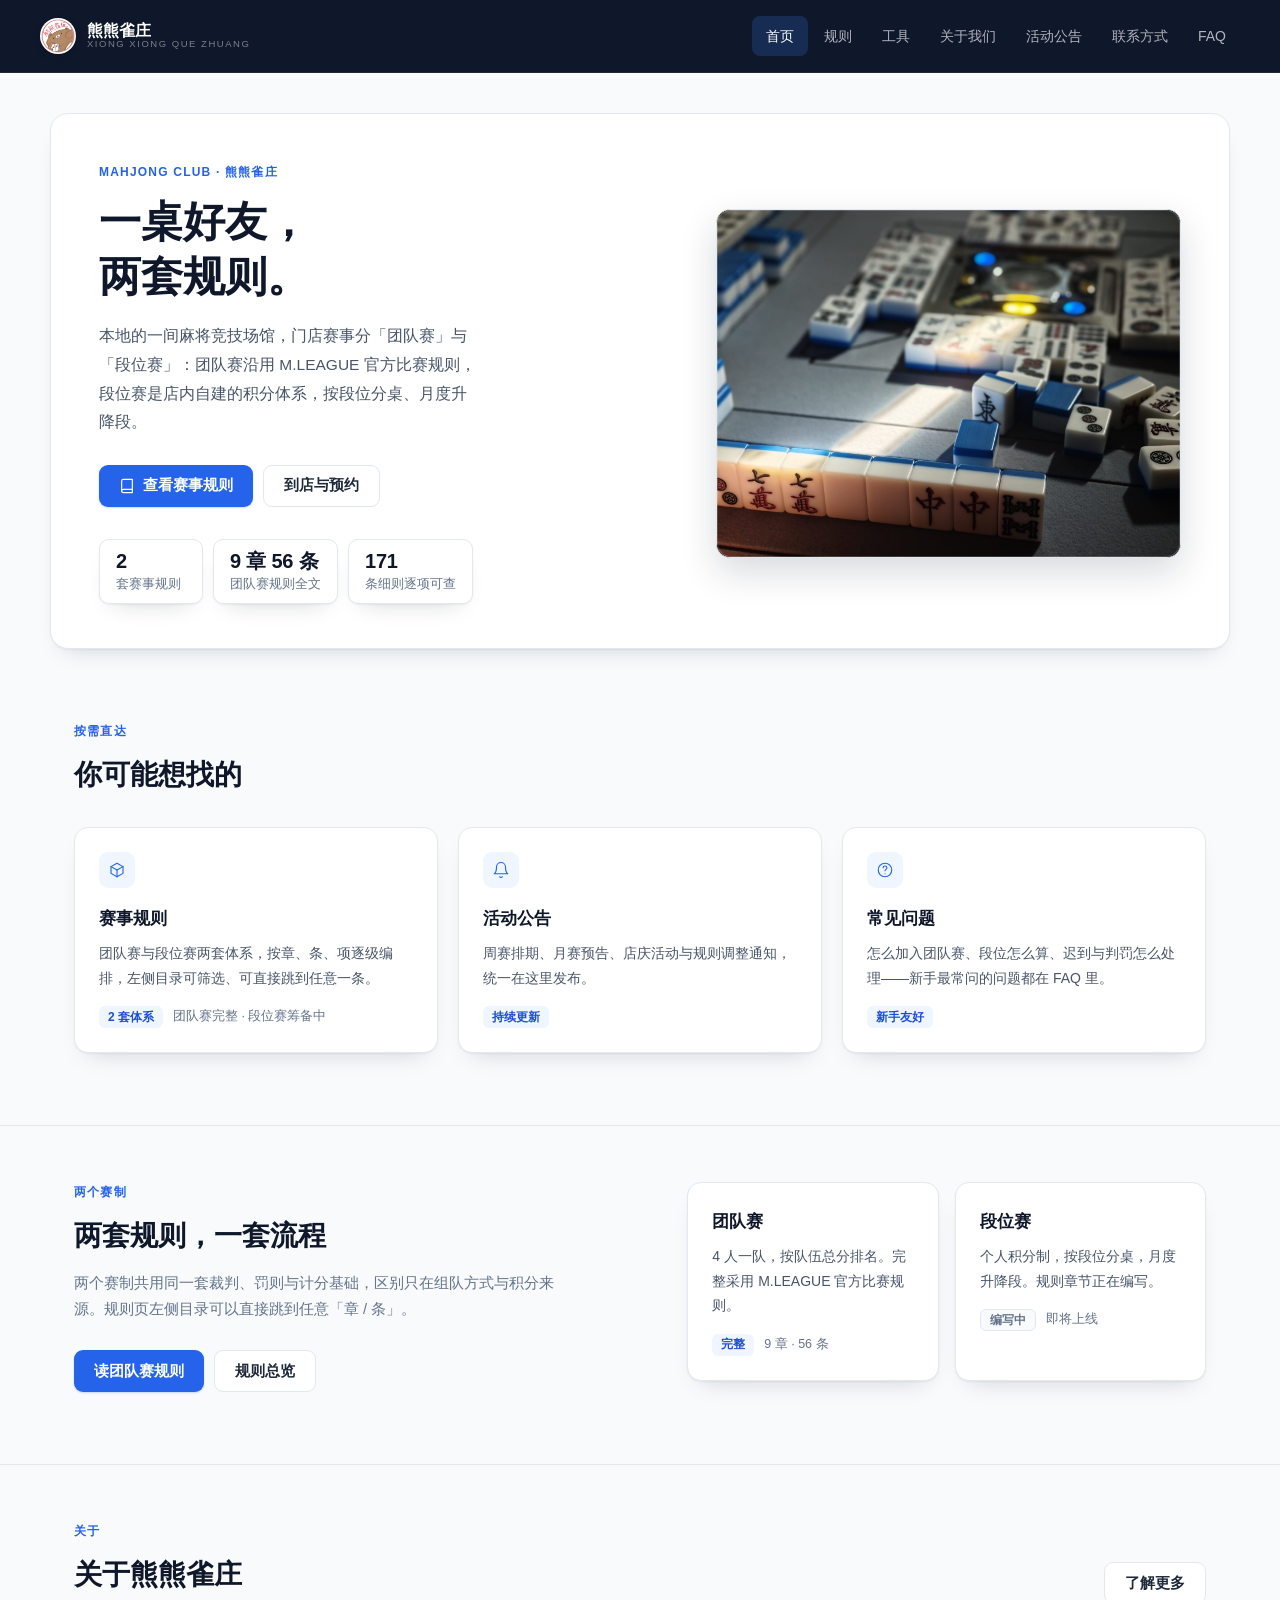
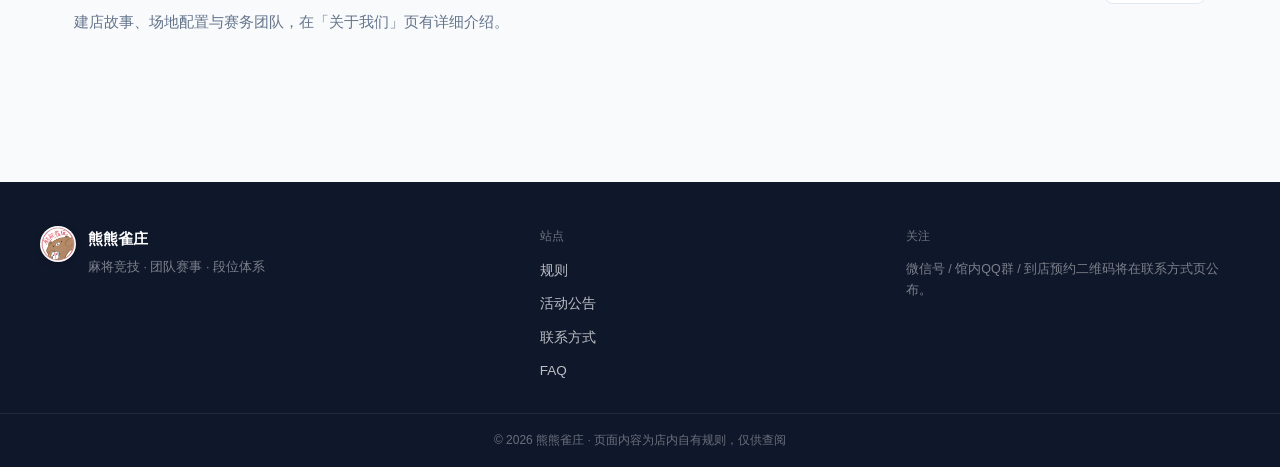
<file: index.html>
<!DOCTYPE html>
<html lang="zh-CN">
<head>
<meta charset="UTF-8">
<meta name="viewport" content="width=device-width, initial-scale=1">
<meta name="color-scheme" content="light">
<link rel="icon" href="assets/favicon.ico" sizes="any">
<link rel="icon" type="image/png" href="assets/favicon-32.png" sizes="32x32">
<link rel="apple-touch-icon" href="assets/favicon-180.png">
<title>熊熊雀庄 · 首页</title>
<meta name="description" content="熊熊雀庄：麻将竞技场馆，团队赛事 + 段位赛体系，规则、活动公告与到店预约一站查阅。">
<!-- shell.css 提供全站配色变量（--accent/--ink 等）与图标按钮样式 -->
<link rel="stylesheet" href="assets/shell.css?v=9">
<link rel="stylesheet" href="assets/site.css?v=9">
<!-- home.css：首页精修规则，只覆盖首页，不影响内页 -->
<link rel="stylesheet" href="assets/home.css?v=4">
</head>
<body class="site-page has-foot">

<!-- ===== 全站顶栏 ===== -->
<header class="site-top">
  <div class="site-top-inner">
    <a class="site-brand" href="index.html" aria-label="熊熊雀庄 首页">
      <span class="site-logo" aria-hidden="true"></span>
      <span class="site-brand-text"><b>熊熊雀庄</b><i>XIONG XIONG QUE ZHUANG</i></span>
    </a>
    <nav class="site-nav" aria-label="站点导航">
      <a class="site-nav-item is-active" href="index.html">首页</a>
      <a class="site-nav-item" href="rules/index.html">规则</a>
      <a class="site-nav-item" href="tools/">工具</a>
      <a class="site-nav-item" href="about/index.html">关于我们</a>
      <a class="site-nav-item" href="news/index.html">活动公告</a>
      <a class="site-nav-item" href="contact/index.html">联系方式</a>
      <a class="site-nav-item" href="faq/index.html">FAQ</a>
    </nav>
    <button class="site-menu-btn" id="siteMenuBtn" type="button" aria-expanded="false" aria-controls="siteNav" aria-label="打开菜单">
      <svg viewBox="0 0 24 24" fill="none" stroke="currentColor" stroke-width="2" stroke-linecap="round" aria-hidden="true"><path d="M4 6h16"/><path d="M4 12h16"/><path d="M4 18h16"/></svg>
    </button>
  </div>
</header>

<main id="main">

<!-- ===== Hero ===== -->
<section class="hero">
  <div class="hero-inner">
    <div>
      <div class="hero-kicker">MAHJONG CLUB · 熊熊雀庄</div>
      <h1>一桌好友，<br>两套规则。</h1>
      <p class="lead">本地的一间麻将竞技场馆，门店赛事分「团队赛」与「段位赛」：团队赛沿用 M.LEAGUE 官方比赛规则，段位赛是店内自建的积分体系，按段位分桌、月度升降段。</p>
      <div class="hero-actions">
        <a class="btn btn-primary" href="rules/index.html">
          <svg viewBox="0 0 24 24" fill="none" stroke="currentColor" stroke-width="1.75" stroke-linecap="round" stroke-linejoin="round" aria-hidden="true"><path d="M4 19.5A2.5 2.5 0 0 1 6.5 17H20"/><path d="M6.5 2H20v20H6.5A2.5 2.5 0 0 1 4 19.5v-15A2.5 2.5 0 0 1 6.5 2z"/></svg>
          查看赛事规则
        </a>
        <a class="btn btn-ghost" href="contact/index.html">到店与预约</a>
      </div>
      <div class="hero-stats">
        <div><b>2</b><span>套赛事规则</span></div>
        <div><b>9 章 56 条</b><span>团队赛规则全文</span></div>
        <div><b>171</b><span>条细则逐项可查</span></div>
      </div>
    </div>
    <figure class="hero-art">
      <img src="assets/hero.jpg"
           srcset="assets/hero-800.jpg 800w, assets/hero.jpg 1600w"
           sizes="(max-width:1024px) calc(100vw - 48px), 540px"
           alt="熊熊雀庄场馆实拍：灯光下的麻将牌局"
           width="1600" height="1200" fetchpriority="high">
    </figure>
  </div>
</section>

<!-- ===== 核心功能 ===== -->
<section class="section">
  <div class="wrap">
    <div class="section-head">
      <div class="eyebrow">按需直达</div>
      <h2>你可能想找的</h2>
    </div>
    <div class="grid-3">
      <a class="card" href="rules/index.html">
        <span class="card-icon"><svg viewBox="0 0 24 24" fill="none" stroke="currentColor" stroke-width="1.5" stroke-linecap="round" stroke-linejoin="round" aria-hidden="true"><path d="M12 3l8 4.5v9L12 21l-8-4.5v-9z"/><path d="M12 21v-9"/><path d="M4 7.5l8 4.5 8-4.5"/></svg></span>
        <h3>赛事规则</h3>
        <p>团队赛与段位赛两套体系，按章、条、项逐级编排，左侧目录可筛选、可直接跳到任意一条。</p>
        <div class="card-meta"><span class="tag">2 套体系</span><span>团队赛完整 · 段位赛筹备中</span></div>
      </a>
      <a class="card" href="news/index.html">
        <span class="card-icon"><svg viewBox="0 0 24 24" fill="none" stroke="currentColor" stroke-width="1.5" stroke-linecap="round" stroke-linejoin="round" aria-hidden="true"><path d="M18 8A6 6 0 0 0 6 8c0 7-3 9-3 9h18s-3-2-3-9"/><path d="M13.7 21a2 2 0 0 1-3.4 0"/></svg></span>
        <h3>活动公告</h3>
        <p>周赛排期、月赛预告、店庆活动与规则调整通知，统一在这里发布。</p>
        <div class="card-meta"><span class="tag">持续更新</span></div>
      </a>
      <a class="card" href="faq/index.html">
        <span class="card-icon"><svg viewBox="0 0 24 24" fill="none" stroke="currentColor" stroke-width="1.5" stroke-linecap="round" stroke-linejoin="round" aria-hidden="true"><circle cx="12" cy="12" r="9"/><path d="M9.5 9a2.5 2.5 0 0 1 5 .3c0 1.7-2.5 2.1-2.5 3.7"/><path d="M12 17h.01"/></svg></span>
        <h3>常见问题</h3>
        <p>怎么加入团队赛、段位怎么算、迟到与判罚怎么处理——新手最常问的问题都在 FAQ 里。</p>
        <div class="card-meta"><span class="tag">新手友好</span></div>
      </a>
    </div>
  </div>
</section>

<!-- ===== 规则速览 ===== -->
<section class="section" style="background:var(--surface-2);border-top:1px solid var(--line);border-bottom:1px solid var(--line)">
  <div class="wrap split">
    <div>
      <div class="section-head" style="margin-bottom:16px">
        <div class="eyebrow">两个赛制</div>
        <h2>两套规则，一套流程</h2>
        <p>两个赛制共用同一套裁判、罚则与计分基础，区别只在组队方式与积分来源。规则页左侧目录可以直接跳到任意「章 / 条」。</p>
      </div>
      <div class="hero-actions">
        <a class="btn btn-primary" href="rules/team/index.html">读团队赛规则</a>
        <a class="btn btn-ghost" href="rules/index.html">规则总览</a>
      </div>
    </div>
    <div class="grid-2" style="gap:16px">
      <div class="card">
        <h3>团队赛</h3>
        <p>4 人一队，按队伍总分排名。完整采用 M.LEAGUE 官方比赛规则。</p>
        <div class="card-meta"><span class="tag">完整</span><span>9 章 · 56 条</span></div>
      </div>
      <div class="card">
        <h3>段位赛</h3>
        <p>个人积分制，按段位分桌，月度升降段。规则章节正在编写。</p>
        <div class="card-meta"><span class="tag tag-muted">编写中</span><span>即将上线</span></div>
      </div>
    </div>
  </div>
</section>

<!-- ===== 关于简短 ===== -->
<section class="section">
  <div class="wrap" style="display:grid;grid-template-columns:minmax(0,1fr) auto;gap:24px;align-items:center">
    <div>
      <div class="section-head" style="margin-bottom:10px">
        <div class="eyebrow">关于</div>
        <h2>关于熊熊雀庄</h2>
        <p>建店故事、场地配置与赛务团队，在「关于我们」页有详细介绍。</p>
      </div>
    </div>
    <a class="btn btn-ghost" href="about/index.html">了解更多</a>
  </div>
</section>

</main>

<footer class="site-foot">
  <div class="site-foot-inner">
    <div class="site-foot-brand"><span class="site-logo" aria-hidden="true"></span><div><b>熊熊雀庄</b><p>麻将竞技 · 团队赛事 · 段位体系</p></div></div>
    <div class="site-foot-col"><h4>站点</h4><a href="rules/index.html">规则</a><a href="news/index.html">活动公告</a><a href="contact/index.html">联系方式</a><a href="faq/index.html">FAQ</a></div>
    <div class="site-foot-col"><h4>关注</h4><p class="site-foot-muted">微信号 / 馆内QQ群 / 到店预约二维码将在联系方式页公布。</p></div>
  </div>
  <div class="site-foot-bar">© <span id="year">2026</span> 熊熊雀庄 · 页面内容为店内自有规则，仅供查阅</div>
</footer>

<script src="assets/site.js?v=4" defer></script>
</body>
</html>
</file>
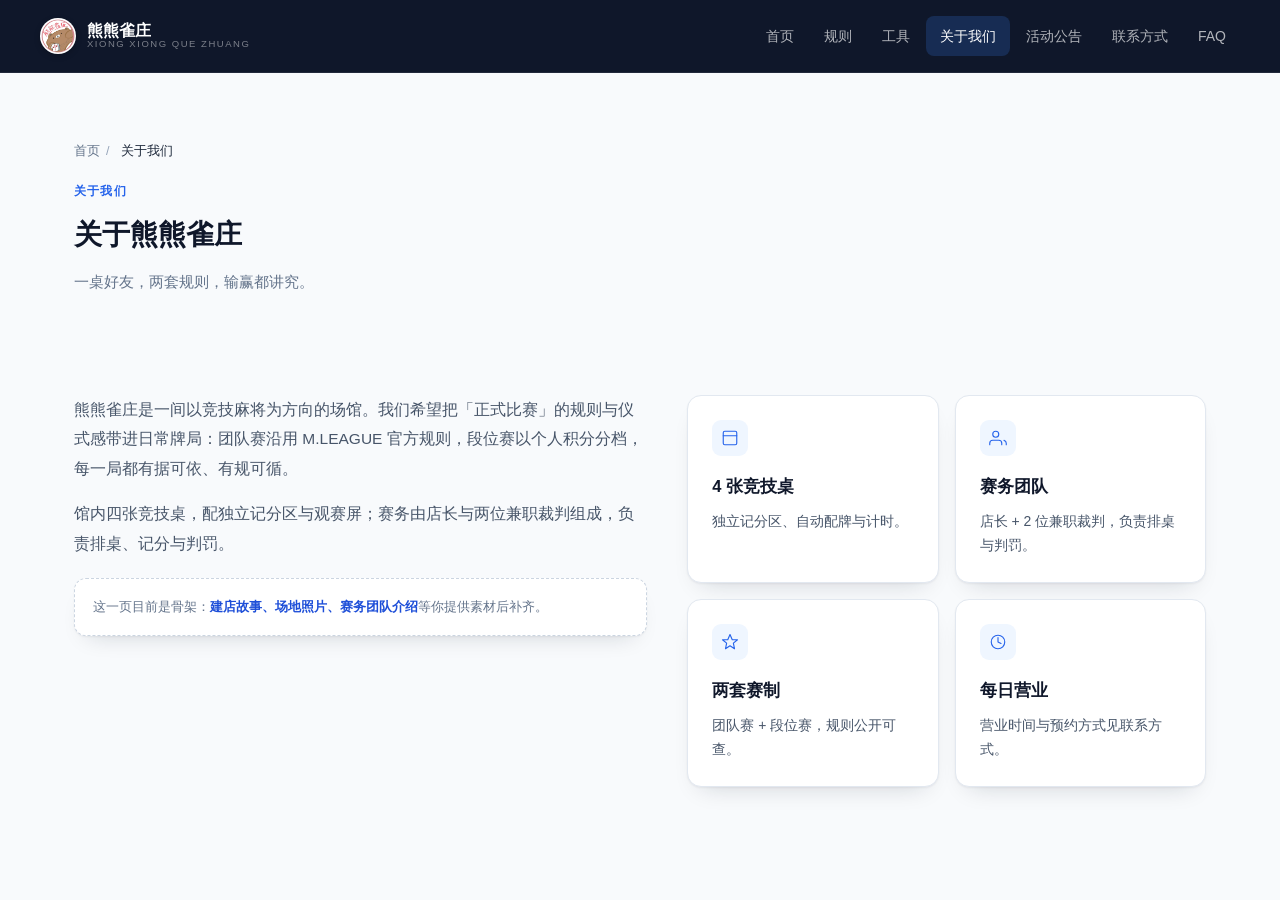
<file: about/index.html>
<!DOCTYPE html>
<html lang="zh-CN">
<head>
<meta charset="UTF-8">
<meta name="viewport" content="width=device-width, initial-scale=1">
<meta name="color-scheme" content="light">
<link rel="icon" href="/assets/favicon.ico" sizes="any">
<link rel="icon" type="image/png" href="/assets/favicon-32.png" sizes="32x32">
<link rel="apple-touch-icon" href="/assets/favicon-180.png">
<title>关于我们 · 熊熊雀庄</title>
<meta name="description" content="关于熊熊雀庄：场馆、赛务团队与建店理念。">
<link rel="stylesheet" href="../assets/shell.css?v=9">
<link rel="stylesheet" href="../assets/site.css?v=9">
  <link rel="stylesheet" href="../assets/home.css?v=3">
</head>
<body class="site-page">
<header class="site-top">
  <div class="site-top-inner">
    <a class="site-brand" href="../index.html" aria-label="熊熊雀庄 首页">
      <span class="site-logo" aria-hidden="true"></span>
      <span class="site-brand-text"><b>熊熊雀庄</b><i>XIONG XIONG QUE ZHUANG</i></span>
    </a>
    <nav class="site-nav" aria-label="站点导航"><a class="site-nav-item" href="../index.html">首页</a><a class="site-nav-item" href="../rules/index.html">规则</a><a class="site-nav-item" href="../tools/">工具</a><a class="site-nav-item is-active" href="../about/index.html">关于我们</a><a class="site-nav-item" href="../news/index.html">活动公告</a><a class="site-nav-item" href="../contact/index.html">联系方式</a><a class="site-nav-item" href="../faq/index.html">FAQ</a></nav>
    <button class="site-menu-btn" id="siteMenuBtn" type="button" aria-expanded="false" aria-controls="siteNav" aria-label="打开菜单">
      <svg viewBox="0 0 24 24" fill="none" stroke="currentColor" stroke-width="2" stroke-linecap="round" aria-hidden="true"><path d="M4 6h16"/><path d="M4 12h16"/><path d="M4 18h16"/></svg>
    </button>
  </div>
</header>
<div class="site-mask" id="siteMask" hidden></div>
<main class="wrap" style="padding-top:48px;padding-bottom:8px">
  <div class="rules-crumb"><a href="../index.html">首页</a><span>/</span><span style="color:var(--text)">关于我们</span></div>
  <div class="section-head" style="margin-top:18px">
    <div class="eyebrow">关于我们</div>
    <h2>关于熊熊雀庄</h2>
    <p>一桌好友，两套规则，输赢都讲究。</p>
  </div>
</main>
<section class="wrap" style="padding-bottom:24px">
  <div class="split">
    <div>
      <p style="font-size:15.5px;line-height:1.9;color:var(--body);margin:0">熊熊雀庄是一间以竞技麻将为方向的场馆。我们希望把「正式比赛」的规则与仪式感带进日常牌局：团队赛沿用 M.LEAGUE 官方规则，段位赛以个人积分分档，每一局都有据可依、有规可循。</p>
      <p style="font-size:15.5px;line-height:1.9;color:var(--body);margin:16px 0 0">馆内四张竞技桌，配独立记分区与观赛屏；赛务由店长与两位兼职裁判组成，负责排桌、记分与判罚。</p>
      <div class="stub-note">这一页目前是骨架：<b>建店故事、场地照片、赛务团队介绍</b>等你提供素材后补齐。</div>
    </div>
    <div class="grid-2" style="gap:16px">
      <div class="card"><span class="card-icon"><svg viewBox="0 0 24 24" fill="none" stroke="currentColor" stroke-width="2" stroke-linecap="round" stroke-linejoin="round" aria-hidden="true"><rect x="3" y="3" width="18" height="18" rx="2"/><path d="M3 9h18"/></svg></span><h3>4 张竞技桌</h3><p>独立记分区、自动配牌与计时。</p></div>
      <div class="card"><span class="card-icon"><svg viewBox="0 0 24 24" fill="none" stroke="currentColor" stroke-width="2" stroke-linecap="round" stroke-linejoin="round" aria-hidden="true"><path d="M17 21v-2a4 4 0 0 0-4-4H5a4 4 0 0 0-4 4v2"/><circle cx="9" cy="7" r="4"/><path d="M23 21v-2a4 4 0 0 0-3-3.87"/></svg></span><h3>赛务团队</h3><p>店长 + 2 位兼职裁判，负责排桌与判罚。</p></div>
      <div class="card"><span class="card-icon"><svg viewBox="0 0 24 24" fill="none" stroke="currentColor" stroke-width="2" stroke-linecap="round" stroke-linejoin="round" aria-hidden="true"><path d="M12 2l3 7h7l-5.5 4.5L18 21l-6-4-6 4 1.5-7.5L2 9h7z"/></svg></span><h3>两套赛制</h3><p>团队赛 + 段位赛，规则公开可查。</p></div>
      <div class="card"><span class="card-icon"><svg viewBox="0 0 24 24" fill="none" stroke="currentColor" stroke-width="2" stroke-linecap="round" stroke-linejoin="round" aria-hidden="true"><path d="M12 6v6l4 2"/><circle cx="12" cy="12" r="9"/></svg></span><h3>每日营业</h3><p>营业时间与预约方式见联系方式。</p></div>
    </div>
  </div>
</section>
<script src="../assets/site.js?v=4" defer></script>
</body>
</html>
</file>
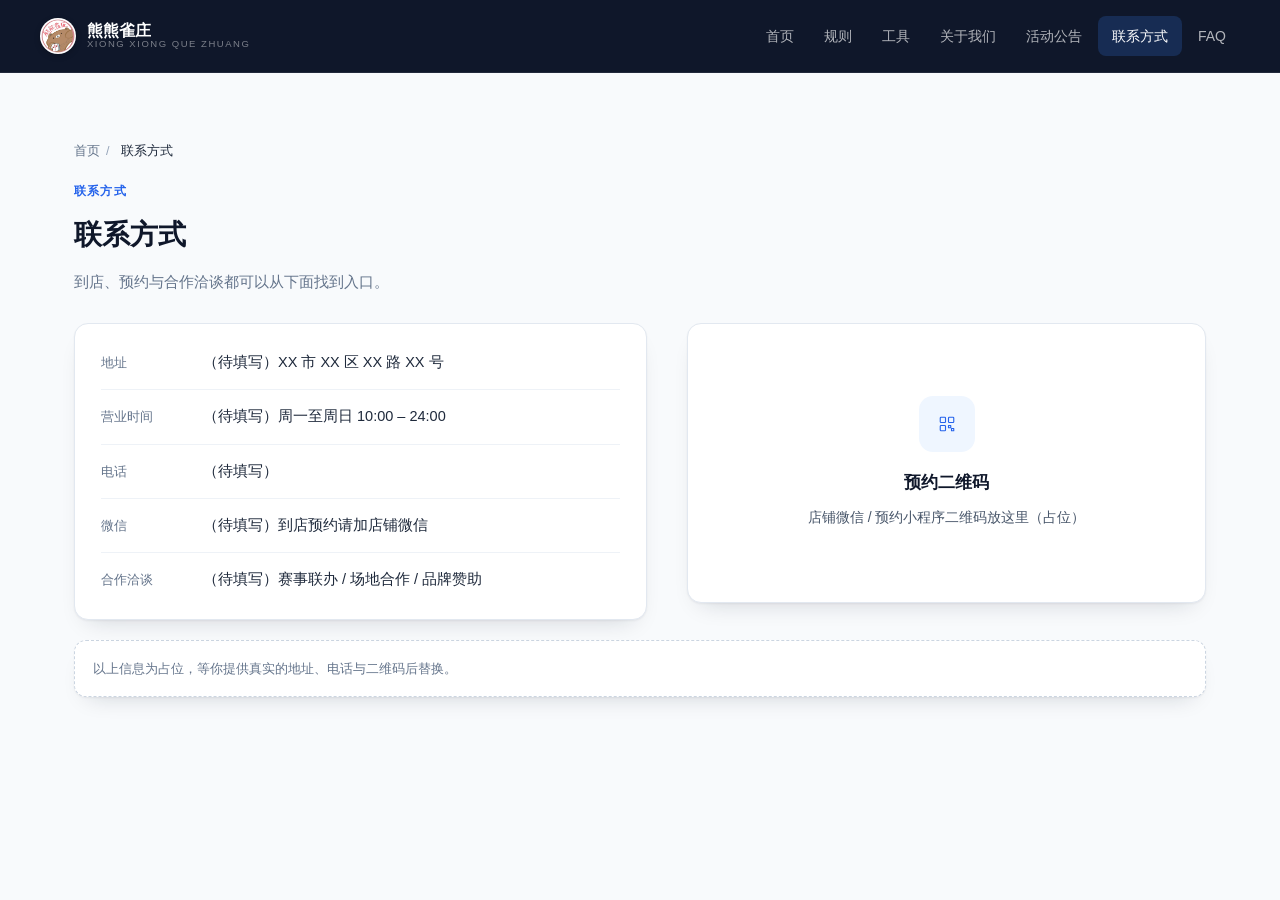
<file: contact/index.html>
<!DOCTYPE html>
<html lang="zh-CN">
<head>
<meta charset="UTF-8">
<meta name="viewport" content="width=device-width, initial-scale=1">
<meta name="color-scheme" content="light">
<link rel="icon" href="/assets/favicon.ico" sizes="any">
<link rel="icon" type="image/png" href="/assets/favicon-32.png" sizes="32x32">
<link rel="apple-touch-icon" href="/assets/favicon-180.png">
<title>联系方式 · 熊熊雀庄</title>
<meta name="description" content="熊熊雀庄联系方式：地址、营业时间、预约方式与合作洽谈。">
<link rel="stylesheet" href="../assets/shell.css?v=9">
<link rel="stylesheet" href="../assets/site.css?v=9">
  <link rel="stylesheet" href="../assets/home.css?v=3">
</head>
<body class="site-page">
<header class="site-top">
  <div class="site-top-inner">
    <a class="site-brand" href="../index.html" aria-label="熊熊雀庄 首页">
      <span class="site-logo" aria-hidden="true"></span>
      <span class="site-brand-text"><b>熊熊雀庄</b><i>XIONG XIONG QUE ZHUANG</i></span>
    </a>
    <nav class="site-nav" aria-label="站点导航"><a class="site-nav-item" href="../index.html">首页</a><a class="site-nav-item" href="../rules/index.html">规则</a><a class="site-nav-item" href="../tools/">工具</a><a class="site-nav-item" href="../about/index.html">关于我们</a><a class="site-nav-item" href="../news/index.html">活动公告</a><a class="site-nav-item is-active" href="../contact/index.html">联系方式</a><a class="site-nav-item" href="../faq/index.html">FAQ</a></nav>
    <button class="site-menu-btn" id="siteMenuBtn" type="button" aria-expanded="false" aria-controls="siteNav" aria-label="打开菜单">
      <svg viewBox="0 0 24 24" fill="none" stroke="currentColor" stroke-width="2" stroke-linecap="round" aria-hidden="true"><path d="M4 6h16"/><path d="M4 12h16"/><path d="M4 18h16"/></svg>
    </button>
  </div>
</header>
<div class="site-mask" id="siteMask" hidden></div>
<main class="wrap" style="padding-top:48px;padding-bottom:32px">
  <div class="rules-crumb"><a href="../index.html">首页</a><span>/</span><span style="color:var(--text)">联系方式</span></div>
  <div class="section-head" style="margin-top:18px">
    <div class="eyebrow">联系方式</div>
    <h2>联系方式</h2>
    <p>到店、预约与合作洽谈都可以从下面找到入口。</p>
  </div>
  <div class="split">
    <div class="card" style="padding:26px">
      <dl class="info-list" style="margin:0">
        <div class="info-row"><dt>地址</dt><dd>（待填写）XX 市 XX 区 XX 路 XX 号</dd></div>
        <div class="info-row"><dt>营业时间</dt><dd>（待填写）周一至周日 10:00 – 24:00</dd></div>
        <div class="info-row"><dt>电话</dt><dd>（待填写）</dd></div>
        <div class="info-row"><dt>微信</dt><dd>（待填写）到店预约请加店铺微信</dd></div>
        <div class="info-row"><dt>合作洽谈</dt><dd>（待填写）赛事联办 / 场地合作 / 品牌赞助</dd></div>
      </dl>
    </div>
    <div class="card" style="align-items:center;justify-content:center;text-align:center;min-height:280px">
      <div class="card-icon" style="width:56px;height:56px;border-radius:14px"><svg viewBox="0 0 24 24" fill="none" stroke="currentColor" stroke-width="2" stroke-linecap="round" stroke-linejoin="round" aria-hidden="true"><rect x="3" y="3" width="7" height="7" rx="1"/><rect x="14" y="3" width="7" height="7" rx="1"/><rect x="3" y="14" width="7" height="7" rx="1"/><path d="M14 14h3v3h-3z"/><path d="M18 18h3v3h-3z"/></svg></div>
      <h3>预约二维码</h3>
      <p>店铺微信 / 预约小程序二维码放这里（占位）</p>
    </div>
  </div>
  <div class="stub-note">以上信息为占位，等你提供真实的地址、电话与二维码后替换。</div>
</main>
<script src="../assets/site.js?v=4" defer></script>
</body>
</html>
</file>
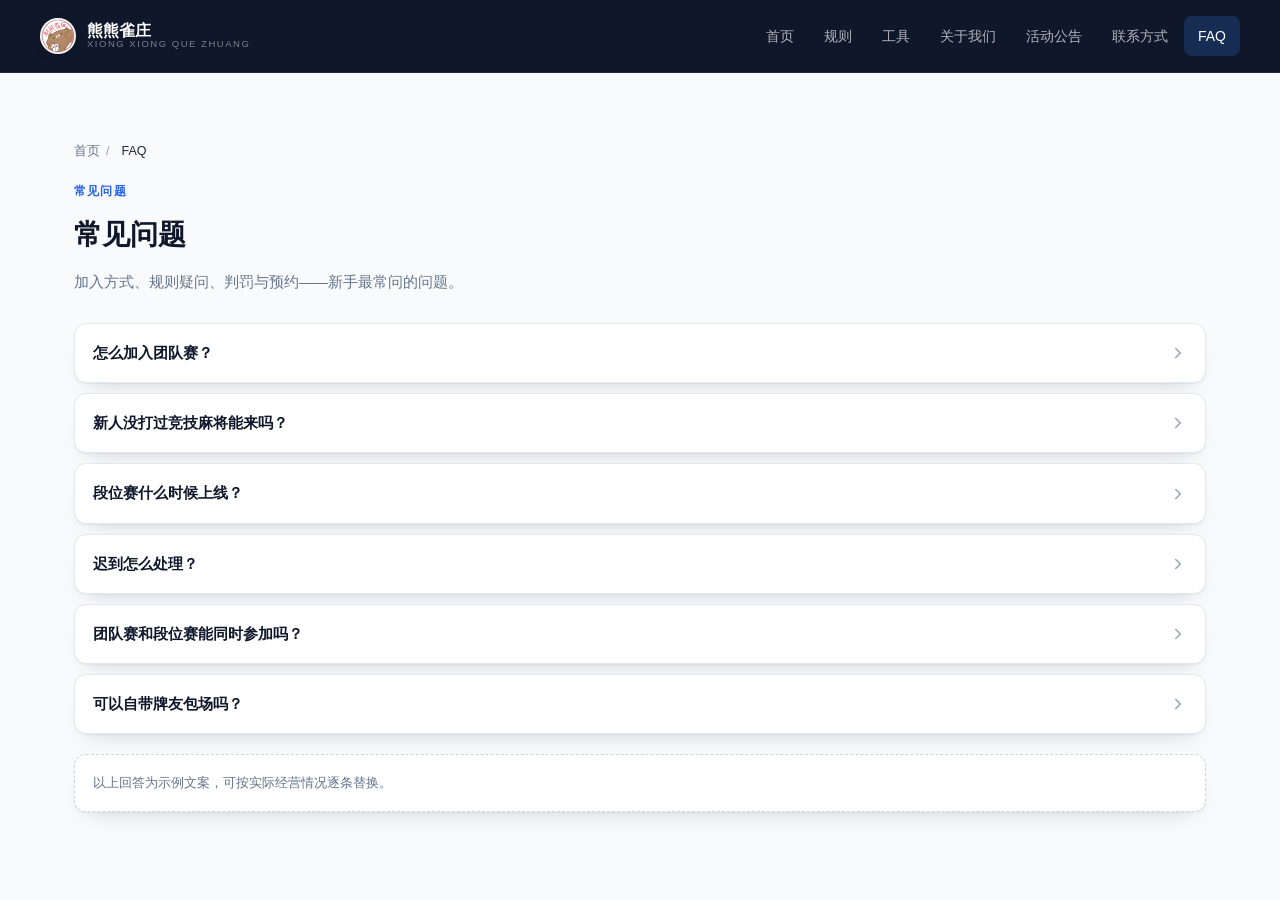
<file: faq/index.html>
<!DOCTYPE html>
<html lang="zh-CN">
<head>
<meta charset="UTF-8">
<meta name="viewport" content="width=device-width, initial-scale=1">
<meta name="color-scheme" content="light">
<link rel="icon" href="/assets/favicon.ico" sizes="any">
<link rel="icon" type="image/png" href="/assets/favicon-32.png" sizes="32x32">
<link rel="apple-touch-icon" href="/assets/favicon-180.png">
<title>常见问题 · 熊熊雀庄</title>
<meta name="description" content="熊熊雀庄常见问题：如何加入团队赛、段位赛规则、迟到判罚、包场预约。">
<link rel="stylesheet" href="../assets/shell.css?v=9">
<link rel="stylesheet" href="../assets/site.css?v=9">
  <link rel="stylesheet" href="../assets/home.css?v=3">
</head>
<body class="site-page">
<header class="site-top">
  <div class="site-top-inner">
    <a class="site-brand" href="../index.html" aria-label="熊熊雀庄 首页">
      <span class="site-logo" aria-hidden="true"></span>
      <span class="site-brand-text"><b>熊熊雀庄</b><i>XIONG XIONG QUE ZHUANG</i></span>
    </a>
    <nav class="site-nav" aria-label="站点导航"><a class="site-nav-item" href="../index.html">首页</a><a class="site-nav-item" href="../rules/index.html">规则</a><a class="site-nav-item" href="../tools/">工具</a><a class="site-nav-item" href="../about/index.html">关于我们</a><a class="site-nav-item" href="../news/index.html">活动公告</a><a class="site-nav-item" href="../contact/index.html">联系方式</a><a class="site-nav-item is-active" href="../faq/index.html">FAQ</a></nav>
    <button class="site-menu-btn" id="siteMenuBtn" type="button" aria-expanded="false" aria-controls="siteNav" aria-label="打开菜单">
      <svg viewBox="0 0 24 24" fill="none" stroke="currentColor" stroke-width="2" stroke-linecap="round" aria-hidden="true"><path d="M4 6h16"/><path d="M4 12h16"/><path d="M4 18h16"/></svg>
    </button>
  </div>
</header>
<div class="site-mask" id="siteMask" hidden></div>
<main class="wrap" style="padding-top:48px;padding-bottom:32px">
  <div class="rules-crumb"><a href="../index.html">首页</a><span>/</span><span style="color:var(--text)">FAQ</span></div>
  <div class="section-head" style="margin-top:18px">
    <div class="eyebrow">常见问题</div>
    <h2>常见问题</h2>
    <p>加入方式、规则疑问、判罚与预约——新手最常问的问题。</p>
  </div>
  <div class="faq-item"><button class="faq-q" type="button" aria-expanded="false">怎么加入团队赛？<svg class="chev" viewBox="0 0 24 24" fill="none" stroke="currentColor" stroke-width="2" stroke-linecap="round" aria-hidden="true"><path d="m9 18 6-6-6-6"/></svg></button><div class="faq-a" hidden>初次到店可先以自由对局熟悉规则；每周排期公布后，在前台登记组队，满 4 人即可参加团队赛。具体排期见「活动公告」。</div></div>  <div class="faq-item"><button class="faq-q" type="button" aria-expanded="false">新人没打过竞技麻将能来吗？<svg class="chev" viewBox="0 0 24 24" fill="none" stroke="currentColor" stroke-width="2" stroke-linecap="round" aria-hidden="true"><path d="m9 18 6-6-6-6"/></svg></button><div class="faq-a" hidden>可以。第一次来建议先看「团队赛规则」的第一章与第二章，现场裁判会做一次简单讲解。</div></div>  <div class="faq-item"><button class="faq-q" type="button" aria-expanded="false">段位赛什么时候上线？<svg class="chev" viewBox="0 0 24 24" fill="none" stroke="currentColor" stroke-width="2" stroke-linecap="round" aria-hidden="true"><path d="m9 18 6-6-6-6"/></svg></button><div class="faq-a" hidden>段位赛规则正在编写，「规则」页里的段位赛卡片会显示「编写中」，定稿后会第一时间公布。</div></div>  <div class="faq-item"><button class="faq-q" type="button" aria-expanded="false">迟到怎么处理？<svg class="chev" viewBox="0 0 24 24" fill="none" stroke="currentColor" stroke-width="2" stroke-linecap="round" aria-hidden="true"><path d="m9 18 6-6-6-6"/></svg></button><div class="faq-a" hidden>按团队赛规则「罚则」一章执行，具体以裁判现场判定为准，请尽量提前 10 分钟到店。</div></div>  <div class="faq-item"><button class="faq-q" type="button" aria-expanded="false">团队赛和段位赛能同时参加吗？<svg class="chev" viewBox="0 0 24 24" fill="none" stroke="currentColor" stroke-width="2" stroke-linecap="round" aria-hidden="true"><path d="m9 18 6-6-6-6"/></svg></button><div class="faq-a" hidden>可以。两者计分体系独立，团队赛记录队伍成绩，段位赛记录个人段位。</div></div>  <div class="faq-item"><button class="faq-q" type="button" aria-expanded="false">可以自带牌友包场吗？<svg class="chev" viewBox="0 0 24 24" fill="none" stroke="currentColor" stroke-width="2" stroke-linecap="round" aria-hidden="true"><path d="m9 18 6-6-6-6"/></svg></button><div class="faq-a" hidden>可以，建议提前通过「联系方式」页的微信预约，并说明人数与时长。</div></div>
  <div class="stub-note">以上回答为示例文案，可按实际经营情况逐条替换。</div>
</main>
<script src="../assets/site.js?v=4" defer></script>
<script>
(function(){
  document.querySelectorAll('.faq-q').forEach(function(btn){
    btn.addEventListener('click', function(){
      var open = btn.getAttribute('aria-expanded') === 'true';
      btn.setAttribute('aria-expanded', String(!open));
      btn.nextElementSibling.hidden = open;
    });
  });
})();
</script>
</body>
</html>
</file>
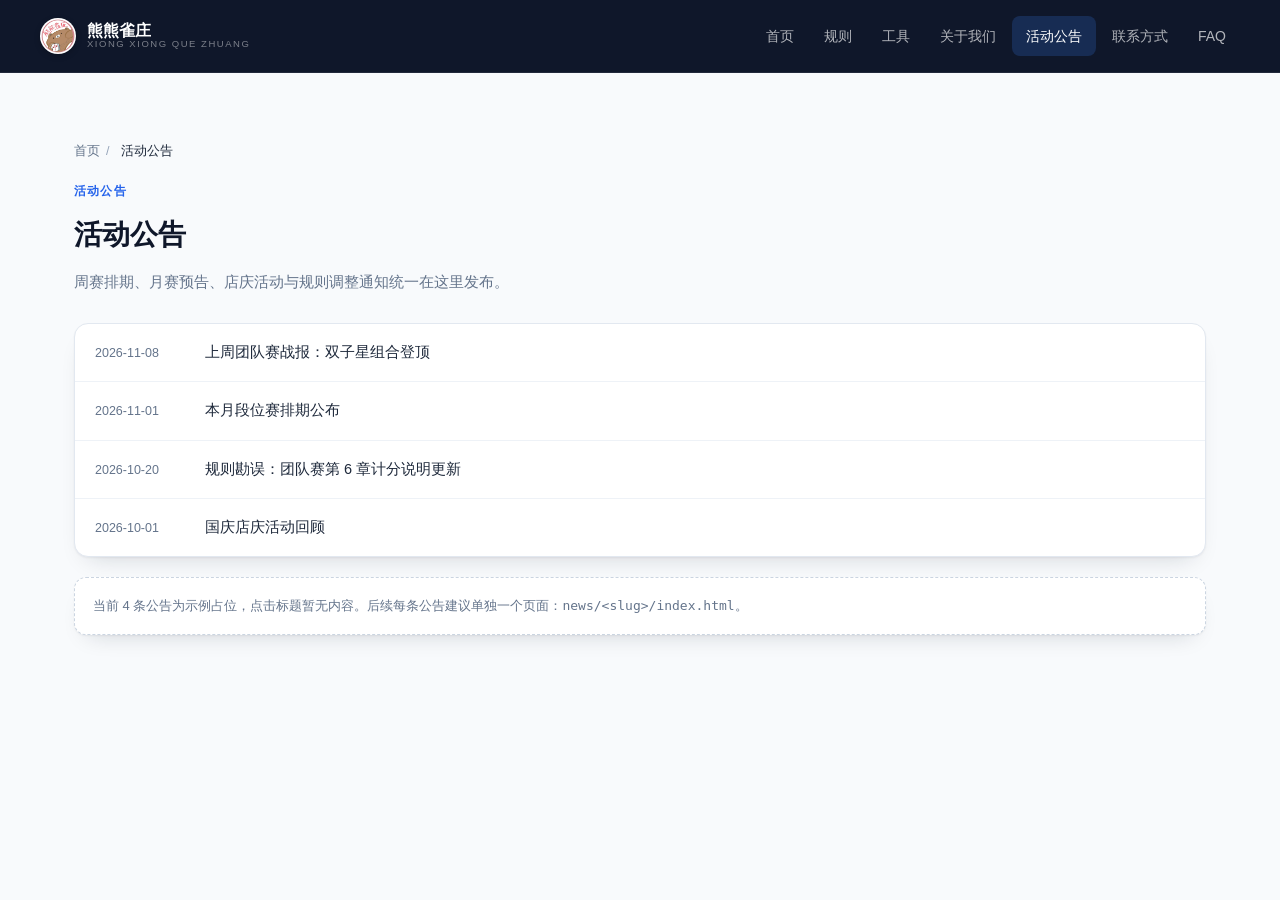
<file: news/index.html>
<!DOCTYPE html>
<html lang="zh-CN">
<head>
<meta charset="UTF-8">
<meta name="viewport" content="width=device-width, initial-scale=1">
<meta name="color-scheme" content="light">
<link rel="icon" href="/assets/favicon.ico" sizes="any">
<link rel="icon" type="image/png" href="/assets/favicon-32.png" sizes="32x32">
<link rel="apple-touch-icon" href="/assets/favicon-180.png">
<title>活动公告 · 熊熊雀庄</title>
<meta name="description" content="熊熊雀庄活动公告：周赛排期、月赛预告、店庆活动与规则调整通知。">
<link rel="stylesheet" href="../assets/shell.css?v=9">
<link rel="stylesheet" href="../assets/site.css?v=9">
  <link rel="stylesheet" href="../assets/home.css?v=3">
</head>
<body class="site-page">
<header class="site-top">
  <div class="site-top-inner">
    <a class="site-brand" href="../index.html" aria-label="熊熊雀庄 首页">
      <span class="site-logo" aria-hidden="true"></span>
      <span class="site-brand-text"><b>熊熊雀庄</b><i>XIONG XIONG QUE ZHUANG</i></span>
    </a>
    <nav class="site-nav" aria-label="站点导航"><a class="site-nav-item" href="../index.html">首页</a><a class="site-nav-item" href="../rules/index.html">规则</a><a class="site-nav-item" href="../tools/">工具</a><a class="site-nav-item" href="../about/index.html">关于我们</a><a class="site-nav-item is-active" href="../news/index.html">活动公告</a><a class="site-nav-item" href="../contact/index.html">联系方式</a><a class="site-nav-item" href="../faq/index.html">FAQ</a></nav>
    <button class="site-menu-btn" id="siteMenuBtn" type="button" aria-expanded="false" aria-controls="siteNav" aria-label="打开菜单">
      <svg viewBox="0 0 24 24" fill="none" stroke="currentColor" stroke-width="2" stroke-linecap="round" aria-hidden="true"><path d="M4 6h16"/><path d="M4 12h16"/><path d="M4 18h16"/></svg>
    </button>
  </div>
</header>
<div class="site-mask" id="siteMask" hidden></div>
<main class="wrap" style="padding-top:48px;padding-bottom:32px">
  <div class="rules-crumb"><a href="../index.html">首页</a><span>/</span><span style="color:var(--text)">活动公告</span></div>
  <div class="section-head" style="margin-top:18px">
    <div class="eyebrow">活动公告</div>
    <h2>活动公告</h2>
    <p>周赛排期、月赛预告、店庆活动与规则调整通知统一在这里发布。</p>
  </div>
  <div class="news-list">
    <div class="news-item"><time>2026-11-08</time><a href="#">上周团队赛战报：双子星组合登顶</a></div>
    <div class="news-item"><time>2026-11-01</time><a href="#">本月段位赛排期公布</a></div>
    <div class="news-item"><time>2026-10-20</time><a href="#">规则勘误：团队赛第 6 章计分说明更新</a></div>
    <div class="news-item"><time>2026-10-01</time><a href="#">国庆店庆活动回顾</a></div>
  </div>
  <div class="stub-note">当前 4 条公告为示例占位，点击标题暂无内容。后续每条公告建议单独一个页面：<code>news/&lt;slug&gt;/index.html</code>。</div>
</main>
<script src="../assets/site.js?v=4" defer></script>
</body>
</html>
</file>
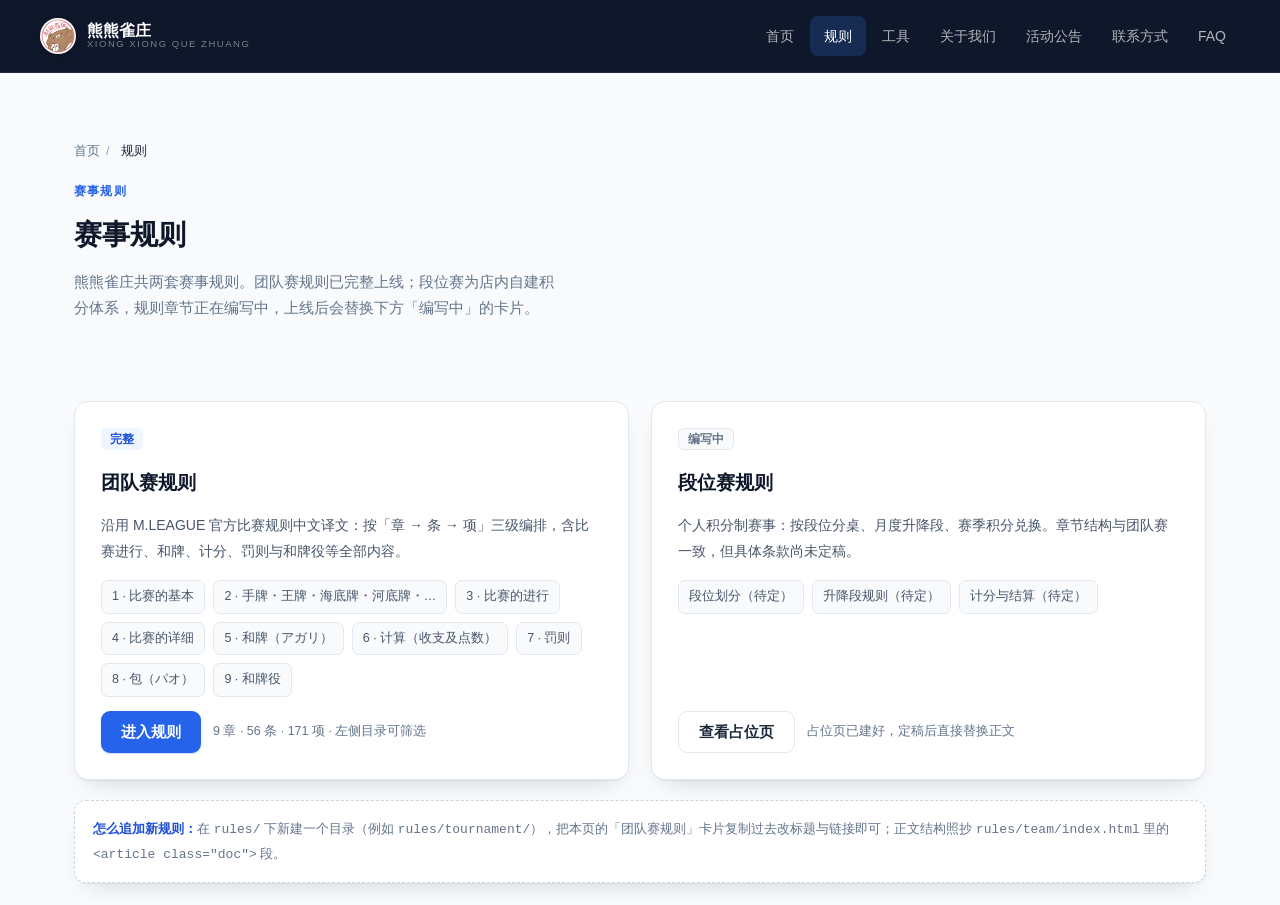
<file: rules/index.html>
<!DOCTYPE html>
<html lang="zh-CN">
<head>
<meta charset="UTF-8">
<meta name="viewport" content="width=device-width, initial-scale=1">
<meta name="color-scheme" content="light">
<link rel="icon" href="/assets/favicon.ico" sizes="any">
<link rel="icon" type="image/png" href="/assets/favicon-32.png" sizes="32x32">
<link rel="apple-touch-icon" href="/assets/favicon-180.png">
<title>赛事规则 · 熊熊雀庄</title>
<meta name="description" content="熊熊雀庄赛事规则总览：团队赛（M.LEAGUE 官方规则）与段位赛（店内积分体系）。">
<link rel="stylesheet" href="../assets/shell.css?v=9">
<link rel="stylesheet" href="../assets/site.css?v=9">
  <link rel="stylesheet" href="../assets/home.css?v=3">
</head>
<body class="site-page">
<header class="site-top">
  <div class="site-top-inner">
    <a class="site-brand" href="../index.html" aria-label="熊熊雀庄 首页">
      <span class="site-logo" aria-hidden="true"></span>
      <span class="site-brand-text"><b>熊熊雀庄</b><i>XIONG XIONG QUE ZHUANG</i></span>
    </a>
    <nav class="site-nav" aria-label="站点导航"><a class="site-nav-item" href="../index.html">首页</a><a class="site-nav-item is-active" href="../rules/index.html">规则</a><a class="site-nav-item" href="../tools/">工具</a><a class="site-nav-item" href="../about/index.html">关于我们</a><a class="site-nav-item" href="../news/index.html">活动公告</a><a class="site-nav-item" href="../contact/index.html">联系方式</a><a class="site-nav-item" href="../faq/index.html">FAQ</a></nav>
    <button class="site-menu-btn" id="siteMenuBtn" type="button" aria-expanded="false" aria-controls="siteNav" aria-label="打开菜单">
      <svg viewBox="0 0 24 24" fill="none" stroke="currentColor" stroke-width="2" stroke-linecap="round" aria-hidden="true"><path d="M4 6h16"/><path d="M4 12h16"/><path d="M4 18h16"/></svg>
    </button>
  </div>
</header>
<div class="site-mask" id="siteMask" hidden></div>
<main class="wrap" style="padding-top:48px;padding-bottom:16px">
  <div class="rules-crumb"><a href="../index.html">首页</a><span>/</span><span style="color:var(--text)">规则</span></div>
  <div class="section-head" style="margin-top:18px;margin-bottom:0">
    <div class="eyebrow">赛事规则</div>
    <h2>赛事规则</h2>
    <p>熊熊雀庄共两套赛事规则。团队赛规则已完整上线；段位赛为店内自建积分体系，规则章节正在编写中，上线后会替换下方「编写中」的卡片。</p>
  </div>
</main>
<section class="wrap" style="padding-bottom:24px">
  <div class="rule-cards">
    <article class="rule-card">
      <span class="tag">完整</span>
      <h3>团队赛规则</h3>
      <p class="rule-card-desc">沿用 M.LEAGUE 官方比赛规则中文译文：按「章 → 条 → 项」三级编排，含比赛进行、和牌、计分、罚则与和牌役等全部内容。</p>
      <div class="rule-card-chapters"><a href="team/#ch-1">1 · 比赛的基本</a><a href="team/#ch-2">2 · 手牌・王牌・海底牌・河底牌・…</a><a href="team/#ch-3">3 · 比赛的进行</a><a href="team/#ch-4">4 · 比赛的详细</a><a href="team/#ch-5">5 · 和牌（アガリ）</a><a href="team/#ch-6">6 · 计算（收支及点数）</a><a href="team/#ch-7">7 · 罚则</a><a href="team/#ch-8">8 · 包（パオ）</a><a href="team/#ch-9">9 · 和牌役</a></div>
      <div class="rule-card-foot">
        <a class="btn btn-primary" href="../rules/team/index.html">进入规则</a>
        <span class="rule-card-stats">9 章 · 56 条 · 171 项 · 左侧目录可筛选</span>
      </div>
    </article>
    <article class="rule-card is-soon">
      <span class="tag tag-muted">编写中</span>
      <h3>段位赛规则</h3>
      <p class="rule-card-desc">个人积分制赛事：按段位分桌、月度升降段、赛季积分兑换。章节结构与团队赛一致，但具体条款尚未定稿。</p>
      <div class="rule-card-chapters">
        <a href="../rules/rank/index.html" aria-disabled="true">段位划分（待定）</a>
        <a href="../rules/rank/index.html" aria-disabled="true">升降段规则（待定）</a>
        <a href="../rules/rank/index.html" aria-disabled="true">计分与结算（待定）</a>
      </div>
      <div class="rule-card-foot">
        <a class="btn btn-ghost" href="../rules/rank/index.html">查看占位页</a>
        <span class="rule-card-stats">占位页已建好，定稿后直接替换正文</span>
      </div>
    </article>
  </div>
  <div class="stub-note">
    <b>怎么追加新规则：</b>在 <code>rules/</code> 下新建一个目录（例如 <code>rules/tournament/</code>），把本页的「团队赛规则」卡片复制过去改标题与链接即可；正文结构照抄 <code>rules/team/index.html</code> 里的 <code>&lt;article class="doc"&gt;</code> 段。
  </div>
</section>
<script src="../assets/site.js?v=4" defer></script>
</body>
</html>
</file>
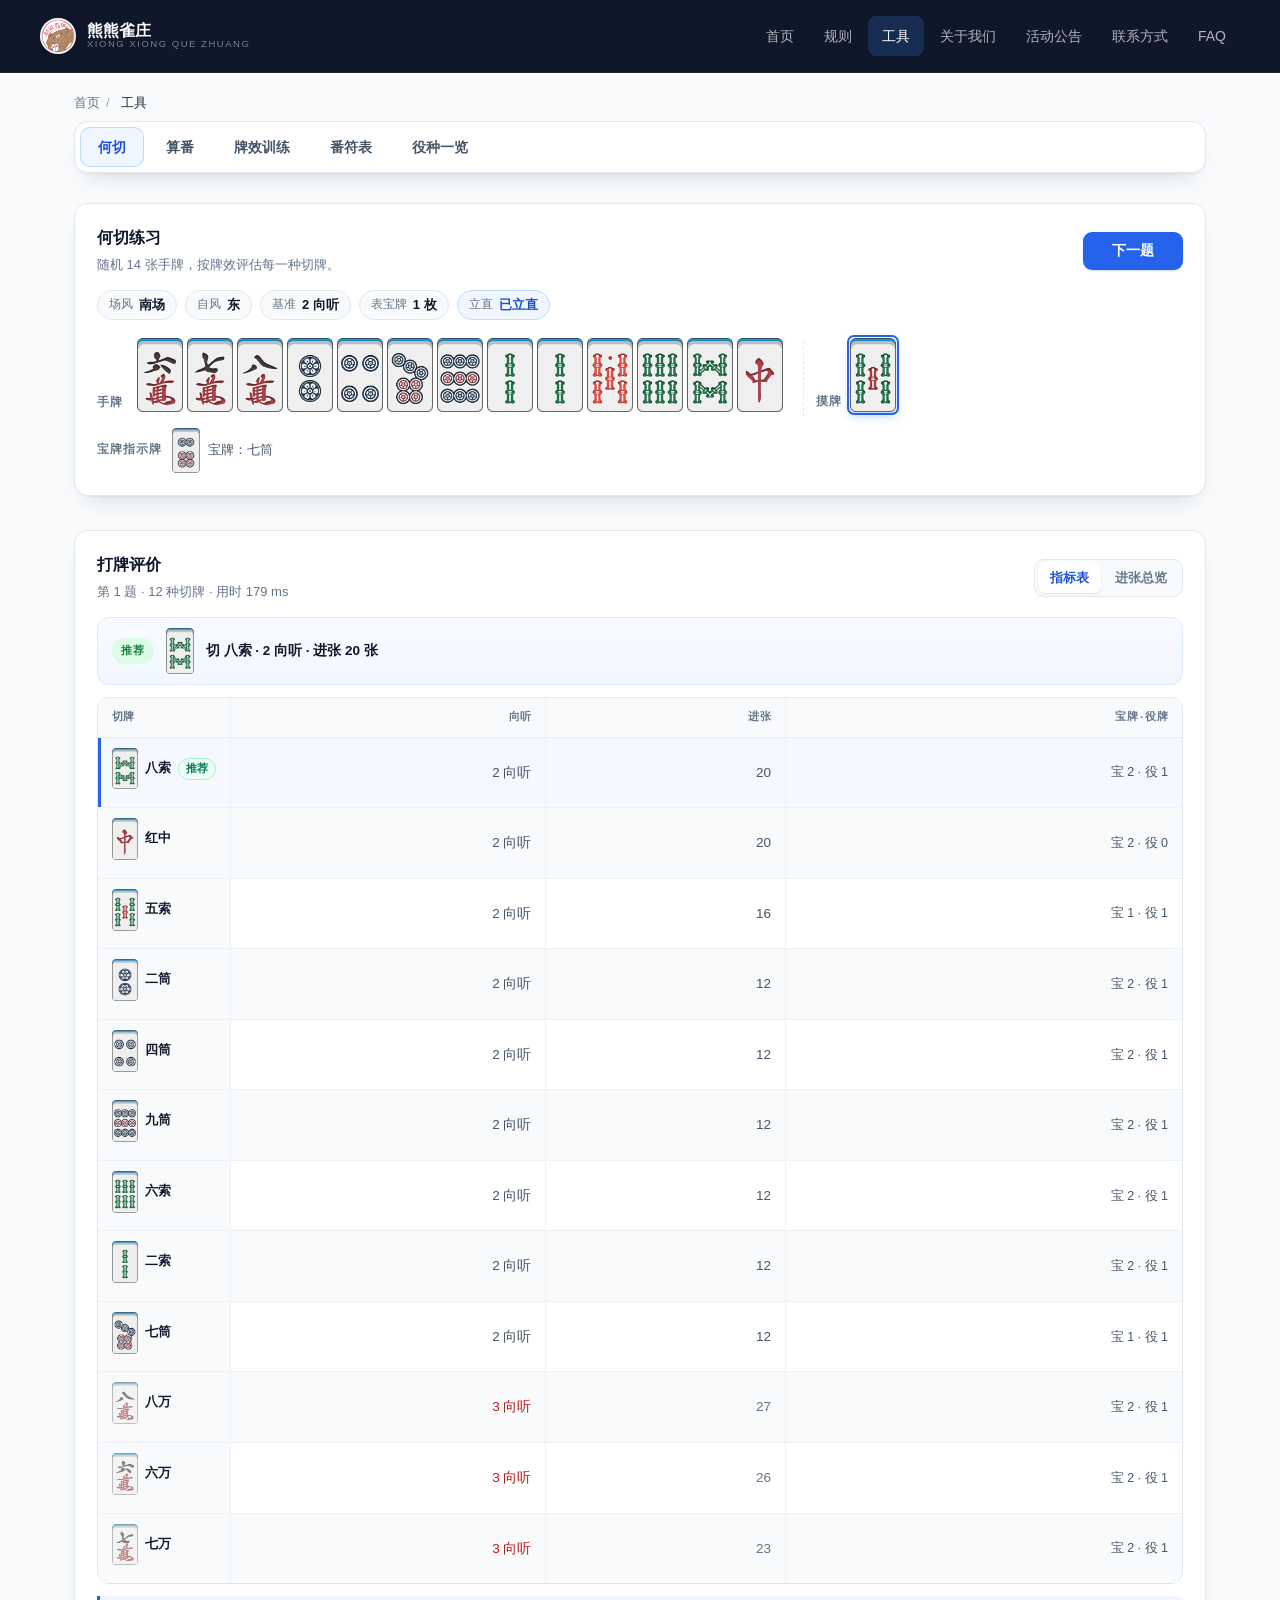
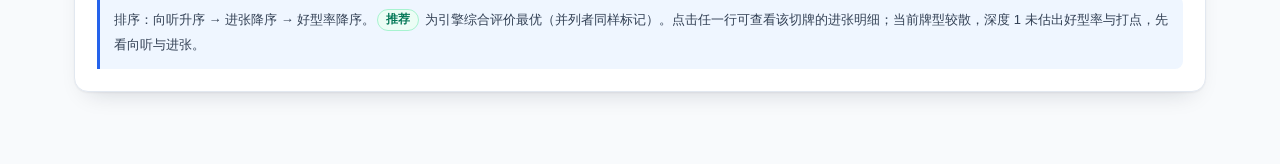
<file: tools/index.html>
<!DOCTYPE html>
<html lang="zh-CN">
<head>
<meta charset="UTF-8">
<meta name="viewport" content="width=device-width, initial-scale=1">
<meta name="color-scheme" content="light">
<link rel="icon" href="/assets/favicon.ico" sizes="any">
<link rel="icon" type="image/png" href="/assets/favicon-32.png" sizes="32x32">
<link rel="apple-touch-icon" href="/assets/favicon-180.png">
<title>麻将练习工具 · 熊熊雀庄</title>
<meta name="description" content="熊熊雀庄麻将练习工具：何切、算番、牌效训练、番符表与役种一览，全部在浏览器里完成计算。">
<link rel="stylesheet" href="../assets/shell.css?v=9">
<link rel="stylesheet" href="../assets/site.css?v=9">
<link rel="stylesheet" href="../assets/tools/tools.css?v=2">
<link rel="stylesheet" href="../assets/tools/modules/hoikata.css?v=8">
<link rel="stylesheet" href="../assets/tools/modules/fuhan.css?v=1">
<link rel="stylesheet" href="../assets/tools/modules/training.css?v=1">
<link rel="stylesheet" href="../assets/tools/modules/scoretable.css?v=1">
<link rel="stylesheet" href="../assets/tools/modules/yaku.css?v=1">
</head>
<body class="site-page tools-page">
<header class="site-top">
  <div class="site-top-inner">
    <a class="site-brand" href="../index.html" aria-label="熊熊雀庄 首页">
      <span class="site-logo" aria-hidden="true"></span>
      <span class="site-brand-text"><b>熊熊雀庄</b><i>XIONG XIONG QUE ZHUANG</i></span>
    </a>
    <nav class="site-nav" aria-label="站点导航"><a class="site-nav-item" href="../index.html">首页</a><a class="site-nav-item" href="../rules/index.html">规则</a><a class="site-nav-item is-active" href="../tools/">工具</a><a class="site-nav-item" href="../about/index.html">关于我们</a><a class="site-nav-item" href="../news/index.html">活动公告</a><a class="site-nav-item" href="../contact/index.html">联系方式</a><a class="site-nav-item" href="../faq/index.html">FAQ</a></nav>
    <button class="site-menu-btn" id="siteMenuBtn" type="button" aria-expanded="false" aria-controls="siteNav" aria-label="打开菜单">
      <svg viewBox="0 0 24 24" fill="none" stroke="currentColor" stroke-width="2" stroke-linecap="round" aria-hidden="true"><path d="M4 6h16"/><path d="M4 12h16"/><path d="M4 18h16"/></svg>
    </button>
  </div>
</header>
<div class="site-mask" id="siteMask" hidden></div>

<main class="wrap tools-main" id="main">
  <div class="rules-crumb"><a href="../index.html">首页</a><span>/</span><span style="color:var(--text)">工具</span></div>

  <h1 class="tools-sr-only">麻将练习工具</h1>

  <div class="tools-tabbar">
    <div class="tools-tabs" role="tablist" aria-label="练习模块">
      <a class="tools-tab is-active" id="tab-hoikata" href="#hoikata" role="tab" aria-selected="true" aria-controls="panel-hoikata" data-tab="hoikata">何切</a>
      <a class="tools-tab" id="tab-fuhan" href="#fuhan" role="tab" aria-selected="false" tabindex="-1" aria-controls="panel-fuhan" data-tab="fuhan">算番</a>
      <a class="tools-tab" id="tab-training" href="#training" role="tab" aria-selected="false" tabindex="-1" aria-controls="panel-training" data-tab="training">牌效训练</a>
      <a class="tools-tab" id="tab-scoretable" href="#scoretable" role="tab" aria-selected="false" tabindex="-1" aria-controls="panel-scoretable" data-tab="scoretable">番符表</a>
      <a class="tools-tab" id="tab-yaku" href="#yaku" role="tab" aria-selected="false" tabindex="-1" aria-controls="panel-yaku" data-tab="yaku">役种一览</a>
    </div>
  </div>

  <div class="tools-panels">
    <!-- 面板由各模块的 init(panel) 接管；以下空状态在脚本就绪前兜底 -->
    <section class="tools-panel" id="panel-hoikata" role="tabpanel" aria-labelledby="tab-hoikata" data-module="hoikata">
      <div class="tools-empty" data-module-empty="pending" data-module-title="何切练习">
        <span class="tools-empty-icon" aria-hidden="true"><svg viewBox="0 0 24 24" fill="none" stroke="currentColor" stroke-width="1.7" stroke-linecap="round" stroke-linejoin="round"><rect x="3" y="4" width="12" height="16" rx="2"/><path d="M9 4v16"/><path d="M15 8h4a2 2 0 0 1 2 2v8a2 2 0 0 1-2 2h-4"/></svg></span>
        <h3>何切 · 模块加载中</h3>
        <p>该模块尚未就绪，稍后会自动显示练习界面。</p>
        <div class="tools-empty-actions"><span class="tools-badge is-amber">等待模块脚本</span></div>
      </div>
    </section>

    <section class="tools-panel" id="panel-fuhan" role="tabpanel" aria-labelledby="tab-fuhan" data-module="fuhan" hidden>
      <div class="tools-empty" data-module-empty="pending" data-module-title="算番练习">
        <span class="tools-empty-icon" aria-hidden="true"><svg viewBox="0 0 24 24" fill="none" stroke="currentColor" stroke-width="1.7" stroke-linecap="round" stroke-linejoin="round"><path d="M4 5h16v14H4z"/><path d="M8 9h8"/><path d="M8 13h5"/></svg></span>
        <h3>算番 · 模块加载中</h3>
        <p>该模块尚未就绪，稍后会自动显示算番界面。</p>
        <div class="tools-empty-actions"><span class="tools-badge is-amber">等待模块脚本</span></div>
      </div>
    </section>

    <section class="tools-panel" id="panel-training" role="tabpanel" aria-labelledby="tab-training" data-module="training" hidden>
      <div class="tools-empty" data-module-empty="pending" data-module-title="牌效训练">
        <span class="tools-empty-icon" aria-hidden="true"><svg viewBox="0 0 24 24" fill="none" stroke="currentColor" stroke-width="1.7" stroke-linecap="round" stroke-linejoin="round"><path d="M4 19V5"/><path d="M4 19h16"/><path d="M8 16v-5"/><path d="M12 16V8"/><path d="M16 16v-3"/></svg></span>
        <h3>牌效训练 · 模块加载中</h3>
        <p>该模块尚未就绪，稍后会自动显示训练界面。</p>
        <div class="tools-empty-actions"><span class="tools-badge is-amber">等待模块脚本</span></div>
      </div>
    </section>

    <section class="tools-panel" id="panel-scoretable" role="tabpanel" aria-labelledby="tab-scoretable" data-module="scoretable" hidden>
      <div class="tools-empty" data-module-empty="pending" data-module-title="番符表">
        <span class="tools-empty-icon" aria-hidden="true"><svg viewBox="0 0 24 24" fill="none" stroke="currentColor" stroke-width="1.7" stroke-linecap="round" stroke-linejoin="round"><rect x="3" y="4" width="18" height="16" rx="2"/><path d="M3 9h18"/><path d="M9 9v11"/></svg></span>
        <h3>番符表 · 模块加载中</h3>
        <p>该模块尚未就绪，稍后会自动显示番符速查表。</p>
        <div class="tools-empty-actions"><span class="tools-badge is-amber">等待模块脚本</span></div>
      </div>
    </section>

    <section class="tools-panel" id="panel-yaku" role="tabpanel" aria-labelledby="tab-yaku" data-module="yaku" hidden>
      <div class="tools-empty" data-module-empty="pending" data-module-title="役种一览">
        <span class="tools-empty-icon" aria-hidden="true"><svg viewBox="0 0 24 24" fill="none" stroke="currentColor" stroke-width="1.7" stroke-linecap="round" stroke-linejoin="round"><path d="M4 19.5A2.5 2.5 0 0 1 6.5 17H20"/><path d="M6.5 2H20v20H6.5A2.5 2.5 0 0 1 4 19.5v-15A2.5 2.5 0 0 1 6.5 2z"/></svg></span>
        <h3>役种一览 · 模块加载中</h3>
        <p>该模块尚未就绪，稍后会自动显示役种图鉴。</p>
        <div class="tools-empty-actions"><span class="tools-badge is-amber">等待模块脚本</span></div>
      </div>
    </section>
  </div>

  <noscript>
    <div class="tools-empty is-error" style="margin-top:16px">
      <h3>需要启用 JavaScript</h3>
      <p>练习工具全部在浏览器里计算，请启用 JavaScript 后刷新本页。</p>
    </div>
  </noscript>
</main>

<script src="../assets/tools/engine.js" defer></script>
<script src="../assets/tools/tiles.js" defer></script>
<script src="../assets/tools/data.js" defer></script>
<script src="../assets/tools/modules/hoikata.js?v=8" defer></script>
<script src="../assets/tools/modules/fuhan.js" defer></script>
<script src="../assets/tools/modules/training.js" defer></script>
<script src="../assets/tools/modules/scoretable.js" defer></script>
<script src="../assets/tools/modules/yaku.js" defer></script>
<script src="../assets/tools/app.js" defer></script>
<script src="../assets/site.js?v=4" defer></script>
</body>
</html>
</file>
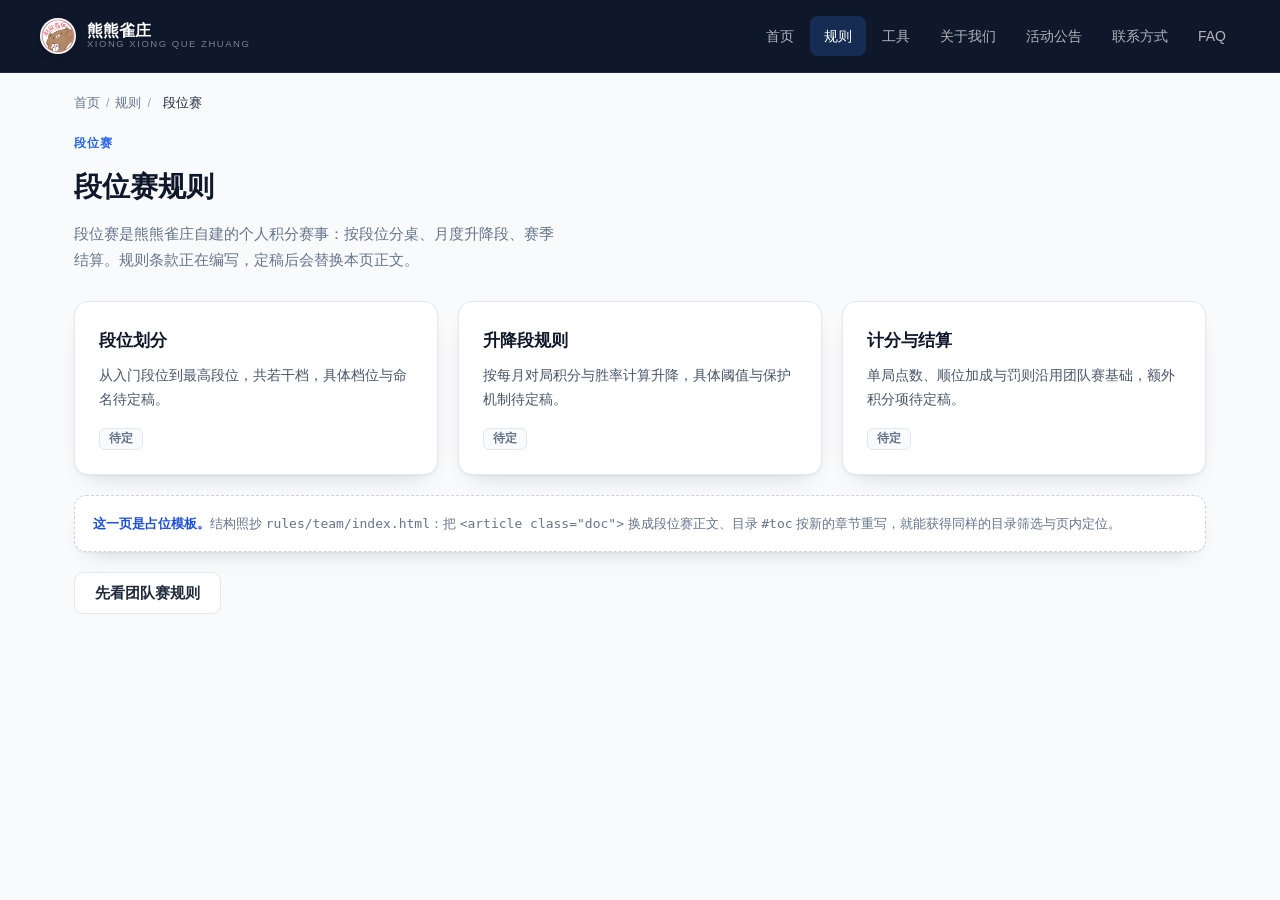
<file: rules/rank/index.html>
<!DOCTYPE html>
<html lang="zh-CN">
<head>
<meta charset="UTF-8">
<meta name="viewport" content="width=device-width, initial-scale=1">
<meta name="color-scheme" content="light">
<link rel="icon" href="/assets/favicon.ico" sizes="any">
<link rel="icon" type="image/png" href="/assets/favicon-32.png" sizes="32x32">
<link rel="apple-touch-icon" href="/assets/favicon-180.png">
<title>段位赛规则（编写中） · 熊熊雀庄</title>
<meta name="description" content="熊熊雀庄段位赛规则：正在编写中，上线前可在本页查看赛制概要。">
<link rel="stylesheet" href="../../assets/shell.css?v=9">
<link rel="stylesheet" href="../../assets/site.css?v=9">
<link rel="stylesheet" href="../../assets/home.css?v=3">
</head>
<body class="site-page">
<header class="site-top">
  <div class="site-top-inner">
    <a class="site-brand" href="../../index.html" aria-label="熊熊雀庄 首页">
      <span class="site-logo" aria-hidden="true"></span>
      <span class="site-brand-text"><b>熊熊雀庄</b><i>XIONG XIONG QUE ZHUANG</i></span>
    </a>
    <nav class="site-nav" aria-label="站点导航"><a class="site-nav-item" href="../../index.html">首页</a><a class="site-nav-item is-active" href="../../rules/index.html">规则</a><a class="site-nav-item" href="../../tools/">工具</a><a class="site-nav-item" href="../../about/index.html">关于我们</a><a class="site-nav-item" href="../../news/index.html">活动公告</a><a class="site-nav-item" href="../../contact/index.html">联系方式</a><a class="site-nav-item" href="../../faq/index.html">FAQ</a></nav>
    <button class="site-menu-btn" id="siteMenuBtn" type="button" aria-expanded="false" aria-controls="siteNav" aria-label="打开菜单">
      <svg viewBox="0 0 24 24" fill="none" stroke="currentColor" stroke-width="2" stroke-linecap="round" aria-hidden="true"><path d="M4 6h16"/><path d="M4 12h16"/><path d="M4 18h16"/></svg>
    </button>
  </div>
</header>
<div class="site-mask" id="siteMask" hidden></div>
<main class="wrap" style="padding-bottom:24px">
  <div class="rules-crumb"><a href="../../index.html">首页</a><span>/</span><a href="../../rules/index.html">规则</a><span>/</span><span style="color:var(--text)">段位赛</span></div>
  <div class="section-head" style="margin-top:18px">
    <div class="eyebrow">段位赛</div>
    <h2>段位赛规则</h2>
    <p>段位赛是熊熊雀庄自建的个人积分赛事：按段位分桌、月度升降段、赛季结算。规则条款正在编写，定稿后会替换本页正文。</p>
  </div>
  <div class="grid-3">
    <div class="card"><h3>段位划分</h3><p>从入门段位到最高段位，共若干档，具体档位与命名待定稿。</p><div class="card-meta"><span class="tag tag-muted">待定</span></div></div>
    <div class="card"><h3>升降段规则</h3><p>按每月对局积分与胜率计算升降，具体阈值与保护机制待定稿。</p><div class="card-meta"><span class="tag tag-muted">待定</span></div></div>
    <div class="card"><h3>计分与结算</h3><p>单局点数、顺位加成与罚则沿用团队赛基础，额外积分项待定稿。</p><div class="card-meta"><span class="tag tag-muted">待定</span></div></div>
  </div>
  <div class="stub-note">
    <b>这一页是占位模板。</b>结构照抄 <code>rules/team/index.html</code>：把 <code>&lt;article class="doc"&gt;</code> 换成段位赛正文、目录 <code>#toc</code> 按新的章节重写，就能获得同样的目录筛选与页内定位。
  </div>
  <div style="margin-top:20px"><a class="btn btn-ghost" href="../../rules/team/index.html">先看团队赛规则</a></div>
</main>
<script src="../../assets/site.js?v=4" defer></script>
</body>
</html>
</file>
<file: assets/site.css>
/* ========== 熊熊雀庄 · 全站外壳（在 shell.css 之后加载） ========== */
:root{
  --site-h:72px;
  --site-w:1180px;   /* 页面内容宽度 */
  --nav-w:1560px;    /* 顶栏/页脚内容宽度：比正文更贴视口两侧 */
  --radius:14px;
  --shadow-1:0 1px 2px rgba(15,23,42,.05),0 12px 24px -14px rgba(15,23,42,.20);
  --shadow-2:0 2px 4px rgba(15,23,42,.06),0 20px 36px -16px rgba(15,23,42,.26);
}
body.site-page{padding-top:0;background:var(--bg)}

/* ---- 顶栏：深色一条，右侧导航 ---- */
.site-top{
  position:sticky;top:0;z-index:80;
  background:#0F172A;color:#fff;
  border-bottom:1px solid rgba(255,255,255,.08);
}
.site-top-inner{
  max-width:var(--nav-w);margin:0 auto;height:var(--site-h);
  padding:0 40px;display:flex;align-items:center;gap:28px;
}
.site-brand{display:flex;align-items:center;gap:11px;color:#fff;min-width:0;flex:0 0 auto}
.site-logo{
  display:block;width:36px;height:36px;border-radius:50%;
  /* 真实 Logo：assets/logo.png（已做圆形透明裁切），白底托住深色顶栏 */
  background:#fff url("logo.png") center/100% 100% no-repeat;
  border:1px solid rgba(255,255,255,.22);
  box-shadow:0 2px 6px rgba(0,0,0,.20);
  flex:0 0 auto;overflow:hidden;
}
.site-brand-text{display:flex;flex-direction:column;line-height:1.15;min-width:0}
.site-brand-text b{font-size:15.5px;font-weight:600;letter-spacing:.01em;white-space:nowrap}
.site-brand-text i{font-style:normal;font-size:9.5px;letter-spacing:.16em;color:rgba(255,255,255,.45);white-space:nowrap}
.site-nav{display:flex;align-items:center;gap:2px;margin-left:auto}
.site-nav-item{
  padding:8px 14px;border-radius:8px;font-size:14px;color:rgba(255,255,255,.68);
  transition:background .15s,color .15s;white-space:nowrap;
}
.site-nav-item:hover{background:rgba(255,255,255,.08);color:#fff}
.site-nav-item.is-active{background:rgba(59,130,246,.20);color:#fff}
/* 激活态不加粗：右侧导航是右对齐的，FAQ 这类拉丁字母加粗会宽 1px，
   整排导航就会跟着左移 1px —— 这是「切页导航位移」的第二个来源 */
.site-menu-btn{
  display:none;margin-left:auto;width:40px;height:40px;border-radius:9px;
  place-items:center;color:#fff;background:rgba(255,255,255,.10);
}
.site-menu-btn svg{width:20px;height:20px}
.site-mask{position:fixed;inset:0;background:rgba(15,23,42,.45);z-index:78}

/* ---- 页脚（仅首页） ---- */
.site-foot{margin-top:64px;background:#0F172A;color:rgba(255,255,255,.72);font-size:13.5px}
.site-foot-inner{
  max-width:var(--nav-w);margin:0 auto;padding:44px 40px 30px;
  display:grid;grid-template-columns:1.4fr 1fr 1fr;gap:32px;
}
.site-foot-brand{display:flex;gap:12px;align-items:flex-start}
.site-foot-brand .site-logo{background-color:#fff;border-color:rgba(255,255,255,.32)}
.site-foot-brand b{color:#fff;font-size:15px;font-weight:600}
.site-foot-brand p{margin:5px 0 0;font-size:12.5px;color:rgba(255,255,255,.45);line-height:1.7}
.site-foot-col{display:flex;flex-direction:column;gap:10px}
.site-foot-col h4{margin:0 0 2px;font-size:12px;letter-spacing:0;color:rgba(255,255,255,.40);font-weight:500}
.site-foot-col a{color:rgba(255,255,255,.72)}
.site-foot-col a:hover{color:#fff}
.site-foot-muted{margin:0;font-size:12.5px;line-height:1.75;color:rgba(255,255,255,.45)}
.site-foot-bar{
  border-top:1px solid rgba(255,255,255,.08);text-align:center;
  padding:16px 24px;font-size:12px;color:rgba(255,255,255,.38);
}

/* ---- 通用版心 ---- */
.wrap{max-width:var(--site-w);margin:0 auto;padding:0 24px}
.section{padding:72px 0}
.section-head{margin-bottom:28px}
.eyebrow{font-size:12px;letter-spacing:.10em;color:var(--accent);font-weight:600;text-transform:none}
.section-head h2{margin:8px 0 0;font-size:clamp(22px,2.4vw,28px);font-weight:700;letter-spacing:0;color:var(--ink)}
.section-head p{margin:10px 0 0;color:var(--muted);font-size:14.5px;max-width:60ch;line-height:1.8}

/* ---- 按钮 ---- */
.btn{
  display:inline-flex;align-items:center;gap:8px;height:42px;padding:0 20px;border-radius:9px;
  font-size:14.5px;font-weight:600;transition:background .15s,border-color .15s,transform .1s;
  white-space:nowrap;
}
.btn:active{transform:scale(.985)}
.btn-primary{background:var(--accent);color:#fff;box-shadow:0 1px 2px rgba(37,99,235,.24)}
.btn-primary:hover{background:var(--accent-dark)}
.btn-ghost{background:var(--surface);color:var(--text);border:1px solid var(--line)}
.btn-ghost:hover{background:var(--surface-2);border-color:var(--muted-3)}
.btn svg{width:16px;height:16px}

/* ---- 卡片 ---- */
.card{
  background:var(--surface);border:1px solid var(--line);border-radius:var(--radius);
  padding:24px;transition:border-color .15s,box-shadow .15s;
  display:flex;flex-direction:column;box-shadow:var(--shadow-1);
}
.card:hover{border-color:var(--muted-3);box-shadow:var(--shadow-2)}
.card-icon{
  width:36px;height:36px;border-radius:9px;display:grid;place-items:center;
  background:var(--accent-soft);color:var(--accent);margin-bottom:16px;
}
.card-icon svg{width:18px;height:18px;stroke-width:1.5}
.card h3{margin:0 0 8px;font-size:16.5px;font-weight:600;color:var(--ink)}
.card p{margin:0;font-size:14px;color:var(--body);line-height:1.75}
.card-meta{margin-top:16px;display:flex;gap:10px;align-items:center;font-size:12.5px;color:var(--muted)}
.tag{
  display:inline-flex;align-items:center;height:22px;padding:0 9px;border-radius:6px;
  background:var(--accent-soft);color:var(--accent-dark);font-size:12px;font-weight:600;
  align-self:flex-start;width:auto;
}
.rule-card > .tag{margin-bottom:2px}
.tag-muted{background:var(--surface-2);color:var(--muted);border:1px solid var(--line)}

/* ---- Hero（首页）：白卡片 + 左侧蓝色标线，对齐文档首页的版式 ---- */
.hero{padding:40px 0 0}
.hero-inner{
  max-width:var(--site-w);margin:0 auto;padding:48px 48px 44px;
  display:grid;grid-template-columns:1.1fr .9fr;gap:48px;align-items:center;
  background:var(--surface);border:1px solid var(--line);border-radius:18px;
  position:relative;overflow:hidden;box-shadow:var(--shadow-1);
}
.hero-kicker{font-size:12px;letter-spacing:.10em;color:var(--accent);font-weight:600}
.hero h1{margin:12px 0 0;font-size:clamp(30px,3.4vw,42px);line-height:1.3;letter-spacing:0;color:var(--ink);font-weight:700}
.hero p.lead{margin:18px 0 0;font-size:15.5px;line-height:1.85;color:var(--body);max-width:44ch;text-wrap:pretty}
.hero-actions{display:flex;gap:10px;margin-top:28px;flex-wrap:wrap}
.hero-stats{display:flex;gap:10px;margin-top:32px;flex-wrap:wrap}
.hero-stats > div{
  border:1px solid var(--line);border-radius:10px;padding:10px 16px;background:var(--surface);
  display:flex;flex-direction:column;align-items:flex-start;gap:3px;min-width:104px;
  box-shadow:var(--shadow-1);
}
.hero-stats div b{font-size:20px;color:var(--ink);line-height:1.15;font-weight:700;font-variant-numeric:tabular-nums;letter-spacing:-.01em}
.hero-stats div span{font-size:12.5px;color:var(--muted);white-space:nowrap;line-height:1.4}
.hero-art{
  position:relative;margin:0;aspect-ratio:4/3;border-radius:14px;overflow:hidden;
  background:#0F172A url("hero.jpg") center/cover no-repeat;
  border:1px solid var(--line);
  box-shadow:0 14px 36px rgba(15,23,42,.16);
}
.hero-art img{display:block;width:100%;height:100%;object-fit:cover}
.hero-art::after{
  content:"";position:absolute;inset:0;border-radius:inherit;pointer-events:none;
  box-shadow:inset 0 0 0 1px rgba(255,255,255,.18);
}

/* ---- 首页：栅格 ---- */
.grid-3{display:grid;grid-template-columns:repeat(3,1fr);gap:20px}
.grid-2{display:grid;grid-template-columns:repeat(2,1fr);gap:20px}
.split{display:grid;grid-template-columns:1.05fr .95fr;gap:40px;align-items:start}

/* ---- 规则页（全站壳 + 原规则交互） ---- */
.rules-shell{max-width:var(--site-w);margin:0 auto;padding:0 24px}
.rules-crumb{font-size:12.5px;color:var(--muted);padding:20px 0 0}
.rules-crumb a:hover{color:var(--accent)}
.rules-crumb span{margin:0 6px;color:var(--muted-2)}
.rules-layout{
  display:grid;grid-template-columns:300px minmax(0,1fr);gap:28px;
  padding:16px 0 40px;align-items:start;
}
.rules-layout > .sidebar{
  position:sticky;top:calc(var(--site-h) + 20px);
  height:calc(100vh - var(--site-h) - 40px);
  display:flex;flex-direction:column;
  width:auto;
  border:1px solid var(--line);border-radius:var(--radius);overflow:hidden;
  background:var(--surface);box-shadow:var(--shadow-1);
}
.rules-layout > .sidebar .close-nav{display:none}
.rules-layout > .main{min-width:0;padding:0;margin-left:0}
.rules-layout .doc > .page > .front,
.rules-layout .doc > .page > .chapter-head{margin-left:0;width:100%}
.rules-layout .doc{
  --content-pad:0px;
  background:var(--surface);border:1px solid var(--line);border-radius:var(--radius);
  padding:34px 40px 26px;box-shadow:var(--shadow-1);
}
.rules-layout .backdrop{display:none}
.rules-layout .progress{display:none}
/* 目录内部：搜索框与条目贴合文档风 */
.rules-layout .sidebar-top{padding:18px 16px 14px}
.rules-layout .search-box{background:var(--surface);border:1px solid var(--line);border-radius:9px;box-shadow:var(--shadow-1)}
.rules-layout .search-box input{background:transparent;font-size:13px}
.rules-layout .toc{padding:10px 8px 24px}
.rules-layout .toc-link{font-size:13px;border-radius:7px;padding:7px 10px}
.rules-layout .sidebar-title{color:var(--ink);font-size:13.5px;font-weight:700;letter-spacing:0;text-transform:none}
.rules-layout .sidebar-title .icon{color:var(--accent)}
.rules-layout .toc-level-1>.toc-link{font-weight:650;color:var(--ink)}
.rules-layout .toc-level-2>.toc-link{font-size:12.8px;color:var(--body)}
.rules-layout .toc-link.is-active{background:var(--accent-soft);color:var(--accent-dark);font-weight:600}
.rules-layout .toc-num{background:none;border:0;color:var(--ink);font-weight:700;font-size:.72rem;min-width:20px}
.rules-shell .pager-foot{margin-top:24px}
.rules-shell .doc-foot{font-size:12.5px;color:var(--muted);padding-top:18px;border-top:1px solid var(--line-soft);margin-top:8px}
.rules-toolbar{display:flex;align-items:center;gap:10px;flex-wrap:wrap;padding:14px 0 0}
.rules-toolbar .btn{height:36px;font-size:13.5px;padding:0 15px}

/* 规则总览页 */
.rule-cards{display:grid;grid-template-columns:repeat(2,1fr);gap:22px;margin-top:8px}
.rule-card{
  background:var(--surface);border:1px solid var(--line);border-radius:var(--radius);padding:26px;
  display:flex;flex-direction:column;gap:14px;position:relative;overflow:hidden;
  box-shadow:var(--shadow-1);
}
.rule-card h3{margin:0;font-size:19px;color:var(--ink);font-weight:700}
.rule-card .rule-card-desc{margin:0;color:var(--body);font-size:14px;line-height:1.8}
.rule-card .rule-card-chapters{display:flex;flex-wrap:wrap;gap:8px;margin-top:2px}
.rule-card .rule-card-chapters a{
  font-size:12.5px;padding:5px 10px;border-radius:7px;background:var(--surface-2);
  border:1px solid var(--line);color:var(--body);
}
.rule-card .rule-card-chapters a:hover{background:var(--accent-soft);border-color:var(--accent-soft-2);color:var(--accent-dark)}
.rule-card .rule-card-foot{margin-top:auto;display:flex;gap:12px;align-items:center;flex-wrap:wrap}
.rule-card .rule-card-stats{font-size:12.5px;color:var(--muted)}

/* 占位说明 */
.stub-note{
  border:1px dashed var(--muted-3);background:var(--surface);border-radius:12px;
  padding:16px 18px;font-size:13px;color:var(--muted);line-height:1.8;margin-top:20px;
  box-shadow:var(--shadow-1);
}
.stub-note b{color:var(--accent-dark)}

/* 信息小卡 */
.info-list{display:grid;gap:0}
.info-row{
  display:grid;grid-template-columns:88px 1fr;gap:14px;align-items:baseline;font-size:14.5px;
  padding:14px 0;border-bottom:1px solid var(--line-soft);
}
.info-row:first-child{padding-top:0}
.info-row:last-child{border-bottom:0;padding-bottom:0}
.info-row dt{color:var(--muted);font-size:13px}
.info-row dd{margin:0;color:var(--text)}

/* FAQ 手风琴 */
.faq-item{background:var(--surface);border:1px solid var(--line);border-radius:12px;margin-bottom:10px;overflow:hidden;box-shadow:var(--shadow-1)}
.faq-item:hover{border-color:var(--muted-3)}
.faq-q{
  width:100%;display:flex;align-items:center;gap:12px;justify-content:flex-start;
  padding:16px 18px;font-size:15px;font-weight:600;color:var(--ink);text-align:left;
}
.faq-q .chev{margin-left:auto;transition:transform .18s;color:var(--muted-2)}
.faq-item[open] .chev{transform:rotate(90deg);color:var(--accent)}
.faq-a{padding:0 18px 18px;font-size:14.5px;color:var(--body);line-height:1.85}

/* 公告列表 */
.news-list{display:grid;gap:0;border:1px solid var(--line);border-radius:var(--radius);overflow:hidden;background:var(--surface);box-shadow:var(--shadow-1)}
.news-item{display:flex;gap:18px;align-items:baseline;padding:16px 20px;border-bottom:1px solid var(--line-soft);font-size:14.5px}
.news-item:last-child{border-bottom:0}
.news-item time{color:var(--muted);font-size:12.5px;font-variant-numeric:tabular-nums;flex:0 0 92px}
.news-item a{color:var(--text)}
.news-item a:hover{color:var(--accent)}

/* ---- 响应式：电脑与手机同一套结构，只调列数与间距 ---- */
@media (max-width:1024px){
  .hero{padding:24px 0 0}
  .hero-inner{grid-template-columns:1fr;padding:36px 28px 32px;gap:28px}
  .hero-art{max-width:520px;width:100%;justify-self:start}
  .split{grid-template-columns:1fr}
  .rules-layout{grid-template-columns:1fr;padding-top:12px}
  .rules-layout > .sidebar{
    position:fixed;top:var(--site-h);bottom:0;left:0;width:min(320px,86vw);
    height:auto;border-radius:0;transform:translateX(-102%);
    transition:transform .22s ease;z-index:85;border-right:1px solid var(--line);
  }
  .rules-layout > .sidebar.is-open{transform:none}
  .rules-layout > .sidebar .close-nav{display:inline-flex}
  .rules-layout .backdrop.is-open{display:block}
  .rules-layout .doc{padding:24px 18px 20px}
  .rules-crumb{display:flex;flex-wrap:wrap}
}
@media (max-width:860px){
  :root{--site-h:64px}
  .grid-3,.rule-cards,.grid-2,.site-foot-inner{grid-template-columns:1fr}
  .site-nav{
    position:fixed;top:var(--site-h);right:0;bottom:0;width:min(260px,80vw);
    background:#0F172A;flex-direction:column;align-items:stretch;
    padding:14px;gap:4px;transform:translateX(102%);transition:transform .22s ease;z-index:79;
    border-left:1px solid rgba(255,255,255,.08);
  }
  .site-nav.is-open{transform:none}
  .site-nav-item{padding:12px 14px;font-size:15px}
  .site-menu-btn{display:grid}
}
@media (max-width:520px){
  .section{padding:44px 0}
  .wrap,.hero-inner{padding-left:16px;padding-right:16px}
  .hero-inner{padding:28px 18px 26px}
  .hero-stats{gap:8px}
  .hero-stats > div{padding:8px 12px}
  .rules-shell{padding:0 10px}
  .rules-layout .doc{border-radius:12px;padding:20px 14px 16px}
  .site-foot-inner{padding:28px 16px 22px;gap:22px}
}

/* ==========================================================
   ① 顶栏跨页像素一致 & ② 元素更贴近视口两侧
   原因：页面长短不同 → 有的页面有 10px 竖向滚动条、有的没有，
   居中容器因此整体平移 5px（brand/nav 坐标都会变）。
   scrollbar-gutter:stable 在本机 Chrome 上对“无溢出页面”不保留沟槽，
   所以改用 overflow-y:scroll 恒定预留，9 个页面 clientWidth 统一。
   --------------------------------------------------------- */
html{overflow-y:scroll}
html{scroll-behavior:smooth}
/* 规则页本身不滚动（两栏各自滚），把根滚动条“留着位置但看不见” */
html:has(body.rules-page){scrollbar-color:transparent transparent}
html:has(body.rules-page)::-webkit-scrollbar{width:10px;background:transparent}
html:has(body.rules-page)::-webkit-scrollbar-thumb{background:transparent}

/* ==========================================================
   ③ 规则页：左目录 / 右正文各自滚动，页面主体不跟随
   做法：body.rules-page 锁死视口高度，.rules-shell 成为 flex 列，
   .rules-layout 撑满剩余高度，两列内部各自 overflow-y:auto。
   --------------------------------------------------------- */
@media (min-width:1025px){
  body.rules-page{overflow:hidden}
  body.rules-page .rules-shell{
    /* -1px：顶栏 border-bottom 不占 --site-h，不减会让页面多出 1px 可滚动 */
    height:calc(100dvh - var(--site-h) - 1px);
    height:calc(100vh - var(--site-h) - 1px);   /* 老浏览器回退 */
    display:flex;flex-direction:column;
    padding-bottom:0;
  }
  body.rules-page .rules-layout{
    flex:1 1 auto;min-height:0;align-items:stretch;
    padding:12px 0 22px;
  }
  body.rules-page .rules-layout > .sidebar{
    position:static;top:auto;height:100%;min-height:0;
  }
  body.rules-page .rules-layout > .sidebar .toc{min-height:0}
  body.rules-page .rules-layout > .main{
    height:100%;min-height:0;overflow-y:auto;overscroll-behavior:contain;
    scrollbar-width:thin;padding-right:14px;
  }
  body.rules-page .rules-layout > .main::-webkit-scrollbar{width:8px}
  body.rules-page .rules-layout > .main::-webkit-scrollbar-thumb{
    background:var(--muted-3);border-radius:8px;
  }
  body.rules-page .rules-layout > .main::-webkit-scrollbar-track{background:transparent}
}

/* ==========================================================
   ④ 页面切换过渡：进入用 CSS 动画，离开由 site.js 加 .pt-out
   --------------------------------------------------------- */
@keyframes pt-in{
  from{opacity:0;transform:translateY(8px)}
  to{opacity:1;transform:translateY(0)}
}
@media (prefers-reduced-motion:no-preference){
  main{animation:pt-in .28s cubic-bezier(.22,.61,.36,1) both}
  html.pt-out main{
    animation:none;opacity:0;transform:translateY(-4px);
    transition:opacity .12s ease,transform .12s ease;
  }
  html.pt-out{cursor:progress}
}
</file>
<file: assets/home.css>
/* ============================================================
   熊熊雀庄 · 细节层（在 site.css 之后加载）
   版式与配色由 site.css 决定，这里只做页面级的微调
   ============================================================ */

/* 内页没有页脚，用底部留白收尾，避免内容顶住窗口边缘 */
body.site-page:not(.has-foot) main.wrap{padding-bottom:72px !important}

/* ---- 按钮：等宽数字、按压只缩不跳 ---- */
.btn{font-variant-numeric:tabular-nums}

/* ---- 区块节奏：上一块收尾、下一块开始 ---- */
.section + .section{padding-top:56px}

/* ---- 双赛制区块：左右两列卡片贴紧一点 ---- */
.split .grid-2{gap:16px}

/* ---- 首屏标题：允许两行内自然断行，不再把「两套规则。」挤成孤行 ---- */
.hero h1{text-wrap:balance}

/* ---- FAQ 手风琴：内联 SVG 没有尺寸会被 flex 拉满，导致单条高达 1000px ---- */
.faq-q .chev{width:18px;height:18px;flex:0 0 18px;display:block}
.faq-a{margin:0}

@media (max-width:520px){
  body.site-page:not(.has-foot) main.wrap{padding-bottom:48px !important}
  .section + .section{padding-top:36px}
}
</file>
<file: assets/tools/tools.css>
/* ============================================================
   熊熊雀庄 · 工具分页公共层  assets/tools/tools.css
   深蓝文档风：#2563EB 主色 / #0F172A 墨色 / #F8FAFC 底色
   加载顺序：shell.css → site.css → tools.css → modules/*.css
   约定：模块只写自己的私有样式，通用组件一律复用本文件。
   ============================================================ */

body.tools-page {
  padding-bottom: 72px;
  --tile-w: 36px;
  --tile-gap: 4px;
}

/* ---- 页头 ---- */
.tools-main {
  padding-top: 0;
}

/* 视觉隐藏，仅保留语义标题 */
.tools-sr-only {
  position: absolute;
  width: 1px;
  height: 1px;
  padding: 0;
  margin: -1px;
  overflow: hidden;
  clip: rect(0 0 0 0);
  clip-path: inset(50%);
  white-space: nowrap;
  border: 0;
}

.tools-head {
  padding: 26px 0 24px;
  max-width: 760px;
}

.tools-head h1 {
  margin: 10px 0 0;
  font-size: clamp(26px, 3.2vw, 34px);
  line-height: 1.25;
  font-weight: 700;
  letter-spacing: -0.01em;
  color: var(--ink);
}

.tools-head p {
  margin: 12px 0 0;
  max-width: 64ch;
  font-size: 14.5px;
  line-height: 1.85;
  color: var(--body);
}

.tools-meta {
  display: flex;
  flex-wrap: wrap;
  gap: 8px;
  margin-top: 18px;
}

/* ---- 标签栏（移动端横向滚动，桌面吸顶） ---- */
.tools-tabbar {
  position: sticky;
  top: var(--site-h);
  z-index: 30;
  margin: 0 0 24px;
  padding: 6px 0;
  background: linear-gradient(to bottom, var(--bg) 72%, rgba(248, 250, 252, 0));
}

.tools-tabs {
  display: flex;
  gap: 4px;
  padding: 5px;
  background: var(--surface);
  border: 1px solid var(--line);
  border-radius: 14px;
  box-shadow: var(--shadow-1);
  overflow-x: auto;
  overscroll-behavior-x: contain;
  scrollbar-width: none;
  -webkit-overflow-scrolling: touch;
}

.tools-tabs::-webkit-scrollbar {
  display: none;
}

.tools-tab {
  display: inline-flex;
  align-items: center;
  justify-content: center;
  gap: 7px;
  flex: 0 0 auto;
  height: 40px;
  padding: 0 18px;
  border-radius: 10px;
  font-size: 14px;
  font-weight: 600;
  line-height: 1;
  color: var(--body);
  white-space: nowrap;
  text-decoration: none;
  transition: background .15s ease, color .15s ease, box-shadow .15s ease;
}

.tools-tab:hover {
  background: var(--surface-2);
  color: var(--ink);
}

.tools-tab.is-active {
  background: var(--accent-soft);
  color: var(--accent-dark);
  box-shadow: inset 0 0 0 1px var(--accent-soft-2);
}

.tools-tab:focus-visible {
  outline: 2px solid var(--accent);
  outline-offset: 1px;
}

/* ---- 面板 ---- */
.tools-panel {
  animation: tools-panel-in .2s ease-out both;
}

.tools-panel[hidden] {
  display: none !important;
}

@keyframes tools-panel-in {
  from { opacity: 0; transform: translateY(5px); }
  to { opacity: 1; transform: none; }
}

/* ---- 卡片 ---- */
.tools-card {
  padding: 22px;
  background: var(--surface);
  border: 1px solid var(--line);
  border-radius: var(--radius);
  box-shadow: var(--shadow-1);
}

.tools-card + .tools-card {
  margin-top: 16px;
}

.tools-card.is-flat {
  box-shadow: none;
}

.tools-card-head {
  display: flex;
  align-items: flex-start;
  justify-content: space-between;
  gap: 16px;
  margin-bottom: 14px;
}

.tools-card-title {
  margin: 0;
  font-size: 16px;
  font-weight: 650;
  line-height: 1.5;
  color: var(--ink);
}

.tools-card-sub {
  margin: 4px 0 0;
  font-size: 13px;
  line-height: 1.7;
  color: var(--muted);
}

.tools-card-body > :first-child {
  margin-top: 0;
}

.tools-card-body > :last-child {
  margin-bottom: 0;
}

.tools-section-title {
  display: flex;
  align-items: center;
  gap: 8px;
  margin: 0 0 12px;
  font-size: 12.5px;
  font-weight: 700;
  letter-spacing: .08em;
  color: var(--muted);
}

.tools-section-title::after {
  content: "";
  flex: 1 1 auto;
  height: 1px;
  background: var(--line);
}

/* ---- 按钮 ---- */
.tools-btn {
  display: inline-flex;
  align-items: center;
  justify-content: center;
  gap: 7px;
  height: 38px;
  padding: 0 16px;
  border: 1px solid transparent;
  border-radius: 9px;
  background: var(--surface-2);
  color: var(--text);
  font-size: 13.5px;
  font-weight: 600;
  line-height: 1;
  white-space: nowrap;
  cursor: pointer;
  user-select: none;
  transition: background .15s ease, border-color .15s ease, color .15s ease, transform .1s ease;
}

.tools-btn:hover {
  background: #EEF2F7;
}

.tools-btn:active {
  transform: scale(.985);
}

.tools-btn svg {
  width: 15px;
  height: 15px;
}

.tools-btn-primary {
  background: var(--accent);
  color: #fff;
  box-shadow: 0 1px 2px rgba(37, 99, 235, .24);
}

.tools-btn-primary:hover {
  background: var(--accent-dark);
}

.tools-btn-ghost {
  background: var(--surface);
  border-color: var(--line);
  color: var(--body);
}

.tools-btn-ghost:hover {
  background: var(--surface-2);
  border-color: var(--muted-3);
}

.tools-btn-danger {
  background: #FEF2F2;
  border-color: #FECACA;
  color: #B91C1C;
}

.tools-btn-danger:hover {
  background: #FEE2E2;
}

.tools-btn-sm {
  height: 30px;
  padding: 0 11px;
  border-radius: 7px;
  font-size: 12.5px;
}

.tools-btn-lg {
  height: 44px;
  padding: 0 22px;
  font-size: 14.5px;
}

.tools-btn[disabled],
.tools-btn.is-disabled {
  opacity: .45;
  pointer-events: none;
}

/* ---- 分段控件 ---- */
.tools-seg {
  display: inline-flex;
  flex-wrap: wrap;
  gap: 2px;
  padding: 3px;
  background: var(--surface-2);
  border: 1px solid var(--line);
  border-radius: 10px;
}

.tools-seg-btn {
  height: 30px;
  padding: 0 12px;
  border: 0;
  border-radius: 7px;
  background: transparent;
  color: var(--muted);
  font-size: 12.5px;
  font-weight: 600;
  line-height: 1;
  white-space: nowrap;
  cursor: pointer;
  transition: background .15s ease, color .15s ease, box-shadow .15s ease;
}

.tools-seg-btn:hover {
  color: var(--ink);
}

.tools-seg-btn.is-active {
  background: var(--surface);
  color: var(--accent-dark);
  box-shadow: 0 1px 2px rgba(15, 23, 42, .10);
}

/* ---- 表格 ---- */
.tools-table-wrap {
  overflow-x: auto;
  background: var(--surface);
  border: 1px solid var(--line);
  border-radius: 12px;
}

.tools-table {
  width: 100%;
  border-collapse: collapse;
  font-size: 13.5px;
  font-variant-numeric: tabular-nums;
}

.tools-table th {
  padding: 10px 14px;
  background: var(--surface-2);
  border-bottom: 1px solid var(--line);
  color: var(--muted);
  font-size: 12px;
  font-weight: 650;
  letter-spacing: .04em;
  text-align: left;
  white-space: nowrap;
}

.tools-table td {
  padding: 10px 14px;
  border-bottom: 1px solid var(--line-soft);
  color: var(--body);
  vertical-align: middle;
}

.tools-table tbody tr:last-child td {
  border-bottom: 0;
}

.tools-table tbody tr:hover {
  background: var(--surface-2);
}

.tools-table .is-num {
  text-align: right;
  font-variant-numeric: tabular-nums;
}

.tools-table .is-strong {
  color: var(--ink);
  font-weight: 600;
}

.tools-table caption {
  padding: 10px 14px;
  color: var(--muted);
  font-size: 12px;
  text-align: left;
}

/* ---- 徽章 ---- */
.tools-badge {
  display: inline-flex;
  align-items: center;
  gap: 5px;
  height: 22px;
  padding: 0 8px;
  border: 1px solid var(--line);
  border-radius: 999px;
  background: var(--surface-2);
  color: var(--muted);
  font-size: 11.5px;
  font-weight: 600;
  line-height: 1;
  white-space: nowrap;
}

.tools-badge.is-blue {
  background: var(--accent-soft);
  border-color: var(--accent-soft-2);
  color: var(--accent-dark);
}

.tools-badge.is-green {
  background: #ECFDF5;
  border-color: #A7F3D0;
  color: #047857;
}

.tools-badge.is-amber {
  background: #FFFBEB;
  border-color: #FDE68A;
  color: #B45309;
}

.tools-badge.is-red {
  background: #FEF2F2;
  border-color: #FECACA;
  color: #B91C1C;
}

.tools-badge.is-outline {
  background: transparent;
}

/* ---- 空状态 ---- */
.tools-empty {
  display: flex;
  flex-direction: column;
  align-items: center;
  justify-content: center;
  gap: 10px;
  padding: 64px 24px;
  background: var(--surface);
  border: 1px dashed var(--muted-3);
  border-radius: 16px;
  text-align: center;
  color: var(--muted);
}

.tools-empty-icon {
  display: grid;
  place-items: center;
  width: 52px;
  height: 52px;
  margin-bottom: 4px;
  border-radius: 14px;
  background: var(--accent-soft);
  color: var(--accent);
}

.tools-empty-icon svg {
  width: 26px;
  height: 26px;
}

.tools-empty h3 {
  margin: 0;
  font-size: 16px;
  font-weight: 650;
  color: var(--ink);
}

.tools-empty p {
  max-width: 46ch;
  margin: 0;
  font-size: 13.5px;
  line-height: 1.8;
  color: var(--muted);
}

.tools-empty-actions {
  display: flex;
  flex-wrap: wrap;
  align-items: center;
  justify-content: center;
  gap: 10px;
  margin-top: 8px;
}

.tools-empty.is-error {
  border-color: #FECACA;
  background: #FFFBFB;
}

.tools-empty.is-error .tools-empty-icon {
  background: #FEF2F2;
  color: #DC2626;
}

/* ---- 布局辅助 ---- */
.tools-grid {
  display: grid;
  gap: 16px;
}

.tools-grid--2 {
  grid-template-columns: repeat(2, minmax(0, 1fr));
}

.tools-grid--3 {
  grid-template-columns: repeat(3, minmax(0, 1fr));
}

.tools-row {
  display: flex;
  flex-wrap: wrap;
  align-items: center;
  gap: 10px;
}

.tools-row--between {
  justify-content: space-between;
}

.tools-spacer {
  flex: 1 1 auto;
}

.tools-stack {
  display: flex;
  flex-direction: column;
  gap: 12px;
}

.tools-divider {
  height: 1px;
  margin: 18px 0;
  background: var(--line);
}

.tools-note {
  padding: 12px 14px;
  background: var(--accent-soft);
  border-left: 3px solid var(--accent);
  border-radius: 0 8px 8px 0;
  font-size: 13px;
  line-height: 1.75;
  color: var(--body-2);
}

.tools-note.is-warn {
  background: #FFFBEB;
  border-left-color: #D97706;
}

.tools-kv {
  display: grid;
  grid-template-columns: auto minmax(0, 1fr);
  gap: 8px 18px;
  font-size: 13.5px;
}

.tools-kv dt {
  color: var(--muted);
}

.tools-kv dd {
  margin: 0;
  color: var(--ink);
  font-variant-numeric: tabular-nums;
}

.tools-mono {
  font-family: var(--mono);
  font-size: .92em;
}

.tools-muted {
  color: var(--muted);
}

/* ---- 骨架屏 ---- */
.tools-skeleton {
  height: 14px;
  border-radius: 6px;
  background: linear-gradient(90deg, #EEF2F7 25%, #E2E8F0 37%, #EEF2F7 63%);
  background-size: 200% 100%;
  animation: tools-shimmer 1.4s ease-in-out infinite;
}

@keyframes tools-shimmer {
  from { background-position: 200% 0; }
  to { background-position: -200% 0; }
}

/* ============================================================
   牌面（assets/tools/tiles/{key}.png）
   由 assets/tools/tiles.js 生成：.mj-tiles > .mj-tile > img
   ============================================================ */
.mj-tiles {
  display: inline-flex;
  flex-wrap: wrap;
  align-items: flex-end;
  gap: var(--tile-gap, 4px);
  vertical-align: middle;
}

.mj-tiles--xs { --tile-w: 22px; }
.mj-tiles--sm { --tile-w: 28px; }
.mj-tiles--md { --tile-w: 36px; }
.mj-tiles--lg { --tile-w: 46px; }
.mj-tiles--xl { --tile-w: 58px; }

.mj-tile {
  display: inline-block;
  width: var(--tile-w, 36px);
  border-radius: 4px;
  line-height: 0;
  transition: transform .12s ease, box-shadow .12s ease, opacity .12s ease;
}

.mj-tile img {
  display: block;
  width: 100%;
  height: auto;
  border-radius: 4px;
  user-select: none;
  -webkit-user-drag: none;
}

.mj-tile.is-win {
  outline: 2px solid var(--accent);
  outline-offset: 1px;
  box-shadow: 0 4px 10px rgba(37, 99, 235, .30);
  transform: translateY(-3px);
}

.mj-tile.is-dim {
  opacity: .42;
}

.mj-tile.is-clickable {
  cursor: pointer;
}

.mj-tile.is-clickable:hover {
  transform: translateY(-2px);
}

/* 牌组容器：横向滚动兜底（手牌很长时） */
.mj-tiles.is-scroll {
  flex-wrap: nowrap;
  overflow-x: auto;
  padding-bottom: 4px;
  scrollbar-width: none;
}

.mj-tiles.is-scroll::-webkit-scrollbar {
  display: none;
}

/* ============================================================
   响应式：≥1024 桌面 / ≤1024 平板 / ≤768 窄屏 / ≤390 手机
   ============================================================ */
@media (max-width: 1024px) {
  .tools-grid--3 {
    grid-template-columns: repeat(2, minmax(0, 1fr));
  }

  .tools-head {
    padding-top: 20px;
  }

  .tools-tab {
    padding: 0 15px;
  }
}

@media (max-width: 768px) {
  .tools-head {
    padding: 16px 0 20px;
  }

  .tools-head h1 {
    font-size: 24px;
  }

  .tools-head p {
    font-size: 14px;
  }

  .tools-tabbar {
    margin-left: -24px;
    margin-right: -24px;
    padding: 6px 24px;
  }

  .tools-tabs {
    border-radius: 12px;
  }

  .tools-tab {
    height: 38px;
    font-size: 13.5px;
    padding: 0 14px;
  }

  .tools-grid--2,
  .tools-grid--3 {
    grid-template-columns: 1fr;
  }

  .tools-card {
    padding: 18px;
  }

  .tools-empty {
    padding: 48px 20px;
  }

  .tools-table th,
  .tools-table td {
    padding: 9px 12px;
  }
}

@media (max-width: 520px) {
  body.tools-page {
    padding-bottom: 48px;
  }
}

@media (max-width: 390px) {
  .tools-tabbar {
    top: calc(var(--site-h) - 1px);
    padding-left: 16px;
    padding-right: 16px;
    margin-left: -16px;
    margin-right: -16px;
  }

  .tools-tab {
    height: 36px;
    padding: 0 12px;
    font-size: 13px;
  }

  .tools-card {
    padding: 16px;
  }

  .tools-empty {
    padding: 36px 16px;
    border-radius: 14px;
  }

  .tools-empty h3 {
    font-size: 15px;
  }

  .tools-empty p {
    font-size: 13px;
  }

  .tools-btn {
    height: 36px;
    padding: 0 14px;
  }
}

@media (prefers-reduced-motion: reduce) {
  .tools-panel,
  .tools-skeleton {
    animation: none;
  }

  .tools-tab,
  .tools-btn,
  .mj-tile {
    transition: none;
  }
}
</file>
<file: assets/tools/modules/hoikata.css>
/*!
 * 熊熊雀庄 · 何切练习模块样式
 * 只作用于 .hoikata 作用域；公共组件复用 assets/tools/tools.css
 */

/* ============================================================
   容器与条件区
   ============================================================ */

.hoikata {
  display: flex;
  flex-direction: column;
  gap: 18px;
}

.hoikata .tools-card-head {
  gap: 12px 16px;
  flex-wrap: wrap;
  align-items: center;
}

.hoikata-heading {
  min-width: 0;
  flex: 1 1 240px;
}

.hoikata-cond-body {
  display: flex;
  flex-direction: column;
  gap: 16px;
}

.hoikata-chips {
  display: flex;
  flex-wrap: wrap;
  gap: 8px;
}

.hoikata-chip {
  display: inline-flex;
  align-items: center;
  gap: 6px;
  min-height: 30px;
  padding: 4px 11px;
  border: 1px solid var(--line);
  border-radius: 999px;
  background: var(--surface-2);
  font-size: 13px;
  line-height: 1.2;
  color: var(--body);
  white-space: nowrap;
}

.hoikata-chip-k {
  font-size: 11.5px;
  color: var(--muted);
}

.hoikata-chip b {
  font-weight: 650;
  color: var(--ink);
}

.hoikata-chip.is-riichi {
  border-color: #bfdbfe;
  background: #eff6ff;
  color: #1d4ed8;
}

.hoikata-chip.is-riichi b {
  color: #1d4ed8;
}

.hoikata-chip.is-ippatsu {
  border-color: #fde68a;
  background: #fffbeb;
  color: #b45309;
}

.hoikata-chip.is-ippatsu b {
  color: #b45309;
}

.hoikata-board {
  display: flex;
  flex-direction: column;
  gap: 12px;
  min-width: 0;
}

.hoikata-handline {
  display: flex;
  align-items: flex-end;
  flex-wrap: wrap;
  gap: 8px 14px;
  min-width: 0;
}

.hoikata-label {
  flex: 0 0 auto;
  padding-bottom: 4px;
  font-size: 11.5px;
  font-weight: 600;
  letter-spacing: .08em;
  color: var(--muted);
}

.hoikata-hand {
  min-width: 0;
  flex: 0 1 auto;
  padding: 2px 0 4px;
}

/* 手牌：13 张 + 摸牌，响应式牌宽，390 宽也不溢出 */
.hoikata-hand .mj-tiles,
.hoikata-draw .mj-tiles {
  flex-wrap: nowrap;
  --tile-gap: 4px;
}

.hoikata-hand .mj-tile {
  width: clamp(23px, 5.3vw, 46px);
}

.hoikata-hand .mj-tile img,
.hoikata-draw .mj-tile img {
  border-radius: 4px;
}

.hoikata-draw {
  display: flex;
  align-items: flex-end;
  gap: 8px;
  flex: 0 0 auto;
  margin-left: 6px;
  padding-left: 12px;
  padding-bottom: 1px;
  border-left: 1px dashed var(--line);
}

.hoikata-draw-box {
  display: flex;
  align-items: flex-end;
  min-height: 34px;
}

.hoikata-draw .mj-tile {
  width: clamp(28px, 6.4vw, 46px);
}

.hoikata [data-act="next"] {
  min-width: 100px;
}

.hoikata-dorarow {
  display: flex;
  align-items: center;
  flex-wrap: wrap;
  gap: 6px 10px;
  min-width: 0;
}

.hoikata-dora {
  display: flex;
  align-items: center;
  flex-wrap: wrap;
  gap: 6px 8px;
}

.hoikata-dora .mj-tile {
  width: 28px;
}

.hoikata-dora-text {
  font-size: 12.5px;
  color: var(--body);
}

/* 加载骨架 */
.hoikata-cond-skeleton {
  display: flex;
  flex-wrap: wrap;
  gap: 10px;
  align-items: center;
}

.hoikata-skeleton {
  height: 34px;
  border-radius: 10px;
}

.hoikata-skeleton.is-short {
  height: 22px;
  width: 62%;
}

.hoikata-skeleton.is-chip {
  width: 110px;
  height: 30px;
  border-radius: 999px;
}

.hoikata-skeleton.is-hand {
  flex: 1 1 220px;
  height: 64px;
}

.hoikata-loading {
  display: flex;
  flex-direction: column;
  gap: 10px;
  padding: 4px 0 6px;
}

.hoikata-loading-text {
  margin: 2px 0 0;
  font-size: 13px;
}

/* ============================================================
   结果区：指标表
   ============================================================ */

.hoikata-result-head {
  align-items: center;
}

.hoikata-result-body {
  min-width: 0;
}

.hoikata-table-wrap {
  border-radius: 12px;
}

.hoikata-table th,
.hoikata-table td {
  white-space: nowrap;
}

.hoikata-table td.hoikata-col-discard {
  width: 1%;
}

.hoikata-discard {
  display: inline-flex;
  align-items: center;
  gap: 7px;
}

.hoikata-discard-name {
  font-size: 12.5px;
  font-weight: 600;
  color: var(--ink);
  white-space: nowrap;
}

.hoikata-discard .mj-tile {
  width: 26px;
}

.hoikata-best-badge {
  flex: 0 0 auto;
  padding: 1px 7px;
  font-size: 11px;
  line-height: 1.6;
}

/* 推荐结论条：先给答案，再给整张表 */
.hoikata-bestline {
  display: flex;
  align-items: center;
  flex-wrap: wrap;
  gap: 10px 12px;
  margin-bottom: 12px;
  padding: 10px 14px;
  border: 1px solid #dbeafe;
  border-radius: 12px;
  background: linear-gradient(180deg, #f8fbff, #f2f7ff);
}

.hoikata-bestline-kicker {
  padding: 3px 9px;
  border-radius: 999px;
  background: #dcfce7;
  color: #15803d;
  font-size: 11px;
  font-weight: 700;
  letter-spacing: .08em;
}

.hoikata-bestline-tiles {
  display: inline-flex;
  align-items: center;
  gap: 4px;
}

.hoikata-bestline-tiles .mj-tile {
  width: 28px;
}

.hoikata-bestline-text {
  font-size: 13.5px;
  font-weight: 600;
  color: var(--ink);
}

.hoikata-bestline-tag {
  margin-left: auto;
  padding: 2px 9px;
  border: 1px solid #bfdbfe;
  border-radius: 999px;
  background: #eff6ff;
  color: #1d4ed8;
  font-size: 11.5px;
}

.hoikata-row td.is-num,
.hoikata-table th.is-num,
.hoikata-bestline-text,
.hoikata-detail-meta {
  font-variant-numeric: tabular-nums;
}

/* 行可点：展开该切牌的进张明细 */
.hoikata-row {
  cursor: pointer;
}

.hoikata-row:hover td {
  background: #f8fafc;
}

.hoikata-row.is-best:hover td {
  background: #eef5ff;
}

.hoikata-row:active td {
  background: #eaf1fb;
}

.hoikata-row:focus-visible {
  outline: none;
}

.hoikata-row:focus-visible td {
  background: #eff6ff;
  box-shadow: inset 0 1px 0 #bfdbfe, inset 0 -1px 0 #bfdbfe;
}

.hoikata-row.is-selected td {
  background: #eff6ff;
}

.hoikata-row.is-selected td:first-child,
.hoikata-row:focus-visible td:first-child {
  box-shadow: inset 3px 0 0 var(--accent);
}

.hoikata-detail {
  margin-top: 12px;
  padding: 12px 14px;
  border: 1px solid #dbeafe;
  border-radius: 12px;
  background: #f8fbff;
}

.hoikata-detail[hidden] {
  display: none;
}

.hoikata-detail-head {
  display: flex;
  align-items: baseline;
  flex-wrap: wrap;
  gap: 6px 12px;
}

.hoikata-detail-title {
  font-size: 13.5px;
  font-weight: 650;
  color: var(--ink);
}

.hoikata-detail-meta {
  font-size: 12.5px;
  color: var(--muted);
}

.hoikata-detail-tiles {
  display: flex;
  flex-wrap: wrap;
  align-items: flex-end;
  gap: 8px 10px;
  margin-top: 10px;
}

.hoikata-row td {
  transition: background-color .15s ease;
}

.hoikata-row.is-best td {
  background: #f5f9ff;
}

.hoikata-row.is-best td:first-child {
  box-shadow: inset 3px 0 0 var(--accent);
}

.hoikata-row.is-retreat td {
  color: var(--muted);
}

.hoikata-row.is-retreat td:first-child .mj-tile {
  opacity: .62;
}

.hoikata-row.is-retreat td:nth-child(2) {
  color: #b91c1c;
}

.hoikata-meta {
  display: inline-block;
  font-size: 12.5px;
  color: var(--body);
  white-space: nowrap;
}

.hoikata-legend {
  margin: 12px 0 0;
  line-height: 1.9;
}

.hoikata-legend .tools-badge {
  margin: 0 2px;
  vertical-align: 1px;
}

/* ============================================================
   结果区：进张总览
   ============================================================ */

.hoikata-waits {
  display: flex;
  flex-direction: column;
  gap: 10px;
}

.hoikata-wait-block {
  padding: 11px 13px;
  border: 1px solid var(--line);
  border-radius: 12px;
  background: var(--surface);
}

.hoikata-wait-block.is-best {
  border-color: #bfdbfe;
  background: #f8fbff;
  box-shadow: inset 3px 0 0 var(--accent);
}

.hoikata-wait-block.is-retreat {
  border-color: #fecaca;
  background: #fef7f7;
}

.hoikata-wait-head {
  display: flex;
  align-items: center;
  flex-wrap: wrap;
  gap: 8px 10px;
  margin-bottom: 9px;
}

.hoikata-wait-head > .mj-tiles {
  flex: 0 0 auto;
}

.hoikata-wait-shanten {
  font-size: 12.5px;
  font-weight: 650;
  color: var(--ink);
}

.hoikata-wait-tiles {
  display: flex;
  flex-wrap: wrap;
  gap: 8px 10px;
  align-items: flex-end;
}

.hoikata-wait {
  display: inline-flex;
  align-items: flex-end;
  gap: 2px;
  padding: 3px 4px 2px;
  border: 1px solid transparent;
  border-radius: 8px;
  background: var(--surface-2);
}

.hoikata-wait .mj-tiles {
  --tile-gap: 0px;
}

.hoikata-wait .mj-tile {
  width: 24px;
}

.hoikata-wait-count {
  font-size: 11.5px;
  font-style: normal;
  font-weight: 650;
  line-height: 1;
  padding-bottom: 2px;
  color: var(--body);
  font-variant-numeric: tabular-nums;
}

.hoikata-wait.is-good {
  border-color: #bbf7d0;
  background: #f0fdf4;
}

.hoikata-wait.is-good .hoikata-wait-count {
  color: #15803d;
}

.hoikata-wait.is-bad {
  border-color: #fecaca;
  background: #fef2f2;
}

.hoikata-wait.is-bad .hoikata-wait-count {
  color: #b91c1c;
}

.hoikata-wait.is-dora {
  box-shadow: inset 0 -2px 0 #f59e0b;
}

.hoikata-no-wait {
  font-size: 12.5px;
  color: var(--muted);
}

.hoikata-retreat-label {
  font-size: 12.5px;
  font-weight: 650;
  color: #b91c1c;
}

.hoikata-retreat-note {
  margin: 0;
  font-size: 12px;
  line-height: 1.7;
  color: #b91c1c;
}

.hoikata-legendline {
  display: flex;
  align-items: center;
  flex-wrap: wrap;
  gap: 8px 14px;
  margin-top: 12px;
  font-size: 12px;
  color: var(--body);
}

.hoikata-key {
  display: inline-flex;
  align-items: center;
  gap: 5px;
}

.hoikata-dot {
  display: inline-block;
  width: 9px;
  height: 9px;
  border-radius: 3px;
  background: var(--surface-2);
}

.hoikata-dot.is-good {
  background: #86efac;
}

.hoikata-dot.is-bad {
  background: #fca5a5;
}

.hoikata-dot.is-dora {
  background: #fbbf24;
}

/* ============================================================
   响应式：1024 / 768 / 520 / 390
   ============================================================ */

@media (max-width: 1024px) {
  .hoikata-hand .mj-tile {
    width: clamp(26px, 4.6vw, 42px);
  }
}

@media (max-width: 768px) {
  .hoikata {
    gap: 14px;
  }

  .hoikata-hand .mj-tile {
    width: clamp(25px, 6.4vw, 40px);
  }

  .hoikata-draw .mj-tile {
    width: clamp(30px, 7.6vw, 40px);
  }
}

@media (max-width: 520px) {
  .hoikata .tools-card-head {
    align-items: flex-start;
  }

  .hoikata-bestline {
    gap: 8px;
    padding: 10px 12px;
  }

  .hoikata-bestline-text {
    font-size: 12.5px;
  }

  .hoikata-bestline-tag {
    margin-left: 0;
  }

  .hoikata-row:hover td,
  .hoikata-row.is-best:hover td,
  .hoikata-row:active td {
    background: transparent;
  }

  .hoikata-table tr.is-selected {
    border-color: #93c5fd;
    background: #f8fbff;
  }

  .hoikata-heading {
    flex: 1 1 160px;
  }

  .hoikata-chips {
    gap: 6px;
  }

  .hoikata-chip {
    padding: 3px 9px;
    font-size: 12px;
  }

  .hoikata-label {
    width: 100%;
    padding-bottom: 0;
  }

  .hoikata-handline {
    gap: 6px;
  }

  .hoikata-hand {
    order: 1;
    flex: 1 1 100%;
    max-width: 100%;
  }

  .hoikata-hand .mj-tiles {
    width: 100%;
    flex-wrap: wrap;
    --tile-gap: 3px;
  }

  .hoikata-hand .mj-tile {
    flex: 0 0 auto;
    width: clamp(34px, 9.5vw, 40px);
    min-width: 0;
  }

  .hoikata-draw {
    order: 2;
    align-self: flex-end;
    margin-left: auto;
    padding-left: 0;
    border-left: 0;
  }

  .hoikata-draw .mj-tile {
    width: clamp(34px, 9.5vw, 40px);
  }

  .hoikata-result-head {
    align-items: center;
  }

  .hoikata-view-seg {
    width: 100%;
  }

  .hoikata-view-seg .tools-seg-btn {
    flex: 1 1 0;
  }

  .hoikata-table {
    display: block;
    width: 100%;
    min-width: 0;
    max-width: 100%;
    font-size: 13px;
  }

  .hoikata-table-wrap {
    overflow: visible;
    border: 0;
    border-radius: 0;
    background: transparent;
  }

  .hoikata-table thead {
    display: none;
  }

  .hoikata-table tbody,
  .hoikata-table tr,
  .hoikata-table td {
    display: block;
    width: auto;
  }

  .hoikata-table tr {
    margin: 0 0 10px;
    padding: 10px 12px 8px;
    background: var(--surface);
    border: 1px solid var(--line);
    border-radius: 12px;
  }

  .hoikata-table tr:last-child {
    margin-bottom: 0;
  }

  .hoikata-table td {
    padding: 0;
    border: 0;
    white-space: normal;
  }

  .hoikata-table td.hoikata-col-discard {
    margin-bottom: 6px;
  }

  .hoikata-table td[data-label] {
    display: flex;
    align-items: baseline;
    justify-content: space-between;
    gap: 14px;
    padding: 3px 0;
  }

  .hoikata-table td[data-label]::before {
    content: attr(data-label);
    color: var(--muted);
    font-size: 11.5px;
    letter-spacing: .02em;
  }

  .hoikata-row.is-best td {
    background: transparent;
  }

  .hoikata-row.is-best td:first-child {
    box-shadow: none;
  }

  .hoikata-table tr.is-best {
    border-color: #bfdbfe;
    box-shadow: inset 3px 0 0 var(--accent);
  }

  .hoikata-row.is-retreat td:nth-child(2) {
    color: #b91c1c;
  }

  .hoikata-discard .mj-tile {
    width: 22px;
  }

  .hoikata-best-badge {
    padding: 0 5px;
    font-size: 10px;
  }

  .hoikata-wait-block {
    padding: 10px 11px;
  }
}

@media (max-width: 390px) {
  .hoikata .tools-card-body {
    padding-left: 12px;
    padding-right: 12px;
  }

  .hoikata-wait-block {
    padding: 9px 10px;
  }
}

@media (prefers-reduced-motion: reduce) {
  .hoikata-row td,
  .hoikata-wait {
    transition: none;
  }
}
</file>
<file: assets/tools/modules/fuhan.css>
/* 算番模块私有样式（前缀 .fuhan-，公共组件见 tools.css） */

.fuhan {
  display: block;
}

/* ---------- 题面 ---------- */

.fuhan .tools-card-head {
  flex-wrap: wrap;
}

.fuhan-qhead-main {
  flex: 1 1 260px;
  min-width: 0;
}

.fuhan-toolbar {
  display: flex;
  flex: 0 0 auto;
  flex-wrap: wrap;
  gap: 8px;
  justify-content: flex-end;
}

.fuhan-hand {
  padding: 16px 14px 18px;
  background: var(--surface-2);
  border: 1px solid var(--line);
  border-radius: 12px;
  overflow-x: auto;
}

.fuhan-hand .mj-tiles {
  --tile-w: 46px;
  --tile-gap: 5px;
  padding: 6px 2px 2px;
}

.fuhan-hand-foot {
  display: flex;
  align-items: center;
  justify-content: space-between;
  gap: 10px;
  flex-wrap: wrap;
  margin: 8px 2px 0;
  font-size: 12.5px;
  color: var(--body);
}

.fuhan-hand-foot b {
  color: var(--ink);
  font-weight: 650;
}

.fuhan-hl {
  margin-left: 8px;
  color: var(--muted);
  font-size: 11.5px;
}

.fuhan-hl::before {
  content: "";
  display: inline-block;
  width: 8px;
  height: 8px;
  margin-right: 4px;
  border: 2px solid var(--accent);
  border-radius: 2px;
  vertical-align: -1px;
}

.fuhan-meta {
  display: grid;
  grid-template-columns: repeat(auto-fit, minmax(132px, 1fr));
  gap: 12px 20px;
  margin-top: 16px;
  padding-top: 16px;
  border-top: 1px dashed var(--line);
}

.fuhan-meta-item {
  min-width: 0;
}

.fuhan-meta-label {
  display: block;
  margin-bottom: 2px;
  color: var(--muted);
  font-size: 11.5px;
  font-weight: 600;
  letter-spacing: .06em;
}

.fuhan-meta-value {
  display: flex;
  align-items: center;
  flex-wrap: wrap;
  gap: 4px;
  color: var(--ink);
  font-size: 14px;
  font-weight: 600;
  line-height: 1.5;
}

/* ---------- 答题步骤 ---------- */

.fuhan-step-head {
  display: flex;
  align-items: flex-start;
  justify-content: space-between;
  gap: 16px;
  margin-bottom: 16px;
}

.fuhan-step-titlewrap {
  display: flex;
  align-items: flex-start;
  gap: 10px;
  min-width: 0;
}

.fuhan-step-num {
  display: inline-flex;
  flex: 0 0 auto;
  align-items: center;
  justify-content: center;
  width: 24px;
  height: 24px;
  margin-top: 1px;
  border-radius: 999px;
  background: var(--accent);
  color: #fff;
  font-size: 12.5px;
  font-weight: 700;
  line-height: 1;
}

.fuhan-step-num.is-done {
  background: #16A34A;
}

.fuhan-step-num.is-answer {
  background: #D97706;
}

.fuhan-step-title {
  font-size: 17px;
}

.fuhan-opts {
  display: grid;
  grid-template-columns: repeat(auto-fit, minmax(88px, 1fr));
  gap: 10px;
  max-width: 720px;
}

.fuhan-opt {
  display: flex;
  flex-direction: column;
  align-items: center;
  justify-content: center;
  gap: 1px;
  min-height: 56px;
  padding: 8px 6px;
  border: 1px solid var(--line);
  border-radius: 11px;
  background: var(--surface);
  color: var(--ink);
  font: inherit;
  font-size: 19px;
  font-weight: 700;
  font-variant-numeric: tabular-nums;
  line-height: 1.2;
  cursor: pointer;
  transition: border-color .15s ease, background .15s ease, box-shadow .15s ease, transform .1s ease;
}

.fuhan-opt small {
  color: var(--muted);
  font-size: 11px;
  font-weight: 600;
  letter-spacing: .04em;
}

.fuhan-opt:hover {
  border-color: var(--accent);
  background: #F5F8FF;
  box-shadow: 0 3px 8px rgba(37, 99, 235, .10);
  transform: translateY(-1px);
}

.fuhan-opt:active {
  transform: translateY(0) scale(.99);
}

.fuhan-opt:focus-visible {
  outline: 2px solid var(--accent);
  outline-offset: 2px;
}

.fuhan-opt.is-wrong {
  border-color: #FCA5A5;
  background: #FEF2F2;
  color: #B91C1C;
  animation: fuhan-shake .28s ease;
}

.fuhan-opt.is-wrong small {
  color: #B91C1C;
}

@keyframes fuhan-shake {
  0%, 100% { transform: translateX(0); }
  25% { transform: translateX(-3px); }
  75% { transform: translateX(3px); }
}

.fuhan-feedback {
  margin-top: 14px;
  padding: 10px 12px;
  border: 1px solid transparent;
  border-radius: 10px;
  font-size: 13px;
  line-height: 1.65;
}

.fuhan-feedback.is-error {
  border-color: #FECACA;
  background: #FEF2F2;
  color: #B91C1C;
}

.fuhan-feedback.is-ok {
  border-color: #BBF7D0;
  background: #F0FDF4;
  color: #15803D;
}

.fuhan-feedback.is-info {
  border-color: #BFDBFE;
  background: #EFF6FF;
  color: #1D4ED8;
}

/* ---------- 满贯确认 ---------- */

.fuhan-confirm {
  display: flex;
  flex-direction: column;
  align-items: flex-start;
  gap: 14px;
}

.fuhan-confirm-rule {
  margin: 0;
  padding: 12px 14px;
  background: var(--surface-2);
  border: 1px dashed var(--line);
  border-radius: 10px;
  color: var(--body);
  font-size: 13px;
  line-height: 1.8;
}

.fuhan-confirm-rule b {
  color: var(--ink);
  font-weight: 700;
}

.fuhan-confirm-status {
  display: flex;
  align-items: center;
  flex-wrap: wrap;
  gap: 10px;
  color: var(--muted);
  font-size: 13px;
}

/* ---------- 结算 ---------- */

.fuhan-result {
  display: block;
}

.fuhan-score {
  display: grid;
  grid-template-columns: repeat(2, minmax(0, 1fr));
  gap: 10px;
  margin-bottom: 20px;
}

.fuhan-score-cell {
  min-width: 0;
  padding: 12px 14px;
  border: 1px solid transparent;
  border-radius: 11px;
  background: var(--surface-2);
}

.fuhan-score-cell.is-wide {
  grid-column: 1 / -1;
}

.fuhan-score-cell.is-current {
  border-color: #BFDBFE;
  background: #EFF6FF;
}

.fuhan-score-label {
  color: var(--muted);
  font-size: 11.5px;
  font-weight: 600;
  letter-spacing: .05em;
}

.fuhan-score-value {
  margin-top: 3px;
  color: var(--ink);
  font-size: 17px;
  font-weight: 700;
  font-variant-numeric: tabular-nums;
  line-height: 1.4;
  overflow-wrap: anywhere;
}

.fuhan-score-value b {
  font-size: 21px;
  font-weight: 750;
}

.fuhan-score-value small {
  margin-left: 1px;
  color: var(--muted);
  font-size: 11.5px;
  font-weight: 600;
}

.fuhan-score-sub {
  margin-top: 2px;
  color: var(--muted);
  font-size: 11.5px;
  line-height: 1.5;
}

.fuhan-result-cols {
  display: grid;
  grid-template-columns: minmax(0, 1.15fr) minmax(0, .85fr);
  align-items: start;
  gap: 20px;
}

.fuhan-block {
  min-width: 0;
}

.fuhan-block-title {
  margin: 0 0 10px;
  color: var(--muted);
  font-size: 12px;
  font-weight: 700;
  letter-spacing: .08em;
}

.fuhan-yaku-list {
  display: flex;
  flex-wrap: wrap;
  gap: 8px;
  margin: 0;
  padding: 0;
  list-style: none;
}

.fuhan-yaku {
  display: inline-flex;
  align-items: center;
  gap: 7px;
  padding: 7px 11px;
  border: 1px solid var(--line);
  border-radius: 999px;
  background: var(--surface);
  color: var(--ink);
  font-size: 13px;
  font-weight: 600;
  line-height: 1.2;
  text-decoration: none;
  transition: border-color .15s ease, background .15s ease, color .15s ease;
}

.fuhan-yaku b {
  color: var(--accent-dark);
  font-size: 12px;
  font-weight: 700;
}

.fuhan-yaku:hover {
  border-color: var(--accent);
  background: #EFF6FF;
  color: var(--accent-dark);
}

.fuhan-yaku:focus-visible {
  outline: 2px solid var(--accent);
  outline-offset: 2px;
}

.fuhan-yaku-total {
  margin-top: 14px;
  color: var(--muted);
  font-size: 13px;
  line-height: 1.6;
}

.fuhan-yaku-total b {
  color: var(--ink);
  font-size: 16px;
  font-weight: 700;
}

.fuhan-note-text {
  margin: 0;
  color: var(--body);
  font-size: 13px;
  line-height: 1.7;
}

/* shell.css 给全局 table 设了 min-width:620px，模块内必须收回，
   否则双栏结算中的符数明细会被撑出卡片。 */
.fuhan-futable .tools-table {
  min-width: 0;
  table-layout: fixed;
  font-size: 13px;
}

.fuhan-futable .tools-table th,
.fuhan-futable .tools-table td {
  white-space: normal;
  overflow-wrap: anywhere;
}

.fuhan-futable .tools-table th:last-child,
.fuhan-futable .tools-table td:last-child {
  width: 84px;
  white-space: nowrap;
}

.fuhan-futable .tools-table th,
.fuhan-futable .tools-table td {
  padding: 8px 12px;
}

.fuhan-fu-total td {
  background: var(--surface-2);
  font-weight: 700;
}

.fuhan-fold {
  margin-top: 10px;
  border: 1px solid var(--line);
  border-radius: 10px;
  background: var(--surface);
  overflow: hidden;
}

.fuhan-fold summary {
  display: flex;
  align-items: center;
  justify-content: space-between;
  gap: 10px;
  padding: 9px 12px;
  color: var(--body);
  font-size: 12.5px;
  font-weight: 600;
  cursor: pointer;
  list-style: none;
}

.fuhan-fold summary::-webkit-details-marker {
  display: none;
}

.fuhan-fold summary::after {
  content: "展开";
  color: var(--muted);
  font-size: 11.5px;
  font-weight: 500;
}

.fuhan-fold[open] summary {
  border-bottom: 1px solid var(--line);
}

.fuhan-fold[open] summary::after {
  content: "收起";
}

.fuhan-fold .tools-table-wrap {
  border: 0;
  border-radius: 0;
}

.fuhan-result-foot {
  display: flex;
  align-items: center;
  justify-content: space-between;
  gap: 12px;
  flex-wrap: wrap;
  margin-top: 18px;
  padding-top: 16px;
  border-top: 1px dashed var(--line);
}

.fuhan-result-foot p {
  margin: 0;
  font-size: 12.5px;
}

/* ---------- 响应式 ---------- */

@media (max-width: 1024px) {
  .fuhan-hand .mj-tiles {
    --tile-w: 40px;
    --tile-gap: 4px;
  }
}

@media (max-width: 768px) {
  .fuhan-result-cols {
    grid-template-columns: 1fr;
    gap: 16px;
  }

  .fuhan-hand .mj-tiles {
    --tile-w: 36px;
  }

  .fuhan-opts {
    grid-template-columns: repeat(auto-fit, minmax(76px, 1fr));
  }

  .fuhan-step-head {
    flex-direction: column;
    gap: 10px;
  }

  .fuhan-toolbar {
    justify-content: flex-start;
  }
}

@media (max-width: 520px) {
  .fuhan-hand {
    padding: 12px 10px 14px;
  }

  .fuhan-hand .mj-tiles {
    --tile-w: 30px;
    --tile-gap: 3px;
  }

  .fuhan-meta {
    grid-template-columns: 1fr 1fr;
    gap: 10px 14px;
  }

  .fuhan-score-value {
    font-size: 16px;
  }

  .fuhan-score-value b {
    font-size: 18px;
  }

  .fuhan-toolbar {
    width: 100%;
  }

  .fuhan-toolbar .tools-btn {
    flex: 1 1 0;
  }
}

@media (max-width: 390px) {
  .fuhan-hand .mj-tiles {
    --tile-w: 27px;
    --tile-gap: 3px;
  }

  .fuhan-opts {
    grid-template-columns: repeat(3, minmax(0, 1fr));
  }

  .fuhan-opt {
    min-height: 48px;
    font-size: 17px;
  }

  .fuhan-step-title {
    font-size: 16px;
  }

  .fuhan-meta {
    gap: 10px 12px;
  }

  .fuhan-score {
    grid-template-columns: 1fr;
  }

  .fuhan-score-cell.is-wide {
    grid-column: auto;
  }
}

@media (prefers-reduced-motion: reduce) {
  .fuhan-opt,
  .fuhan-yaku,
  .fuhan-fold summary {
    transition: none;
  }

  .fuhan-opt.is-wrong {
    animation: none;
  }
}
</file>
<file: assets/tools/modules/training.css>
/* ============================================================
   熊熊雀庄 · 牌效训练  assets/tools/modules/training.css
   只写本模块私有样式；共用组件（card/btn/seg/table/badge/tiles）
   一律复用 ../tools.css。
   ============================================================ */

.training {
  display: block;
}

/* ---- 顶部：难度 / 统计 ---- */
.training-toolbar {
  gap: 12px;
}

.training-reset-armed {
  border-color: #FCA5A5;
  background: #FEF2F2;
  color: #B91C1C;
}

.training-stats {
  display: grid;
  grid-template-columns: repeat(3, minmax(0, 1fr));
  gap: 10px;
  margin-top: 16px;
}

.training-stat {
  display: flex;
  flex-direction: column;
  gap: 3px;
  padding: 10px 14px;
  background: var(--surface-2);
  border: 1px solid var(--line);
  border-radius: 10px;
}

.training-stat-label {
  font-size: 12px;
  line-height: 1.4;
  color: var(--muted);
}

.training-stat-value {
  font-size: 20px;
  font-weight: 650;
  line-height: 1.25;
  color: var(--ink);
  font-variant-numeric: tabular-nums;
}

.training-stat-hint {
  font-size: 11.5px;
  line-height: 1.4;
  color: var(--muted);
}

.training-progress {
  height: 6px;
  margin-top: 14px;
  border-radius: 999px;
  background: var(--line);
  overflow: hidden;
}

.training-progress > span {
  display: block;
  height: 100%;
  border-radius: inherit;
  background: var(--accent);
  transition: width .28s ease;
}

.training-sub {
  margin: 10px 0 0;
  font-size: 12.5px;
  line-height: 1.7;
  color: var(--muted);
}

.training-notice {
  margin-top: 14px;
  padding: 9px 12px;
  border: 1px solid var(--accent-soft-2);
  border-radius: 9px;
  background: var(--accent-soft);
  color: var(--accent-dark);
  font-size: 12.5px;
  line-height: 1.7;
}

.training-notice.is-warn {
  border-color: #FDE68A;
  background: #FFFBEB;
  color: #B45309;
}

/* ---- 题目 ---- */
.training-host {
  margin-top: 16px;
}

.training-q-head {
  display: flex;
  flex-wrap: wrap;
  align-items: center;
  justify-content: space-between;
  gap: 10px 18px;
  margin-bottom: 16px;
}

.training-meta {
  gap: 6px;
}

.training-dora-row {
  gap: 14px;
}

.training-dora {
  display: inline-flex;
  align-items: center;
  gap: 6px;
}

.training-dora-label {
  font-size: 12px;
  line-height: 1;
  color: var(--muted);
  white-space: nowrap;
}

.training-hand-wrap {
  padding: 14px 12px 12px;
  border: 1px solid var(--line);
  border-radius: 12px;
  background: linear-gradient(to bottom, var(--surface-2), #F8FAFD);
  overflow-x: auto;
}

.training-hand.mj-tiles {
  --tile-w: 46px;
  --tile-gap: 5px;
  display: flex;
  flex-wrap: wrap;
  align-items: flex-end;
  min-width: max-content;
  padding-bottom: 2px;
}

.training-hand .mj-tile {
  cursor: pointer;
  border-radius: 4px;
  transition: transform .12s ease, box-shadow .12s ease, opacity .12s ease;
}

.training-hand .mj-tile:focus-visible {
  outline: 2px solid var(--accent);
  outline-offset: 2px;
}

.training-hand .mj-tile.is-draw {
  box-shadow: 0 0 0 2px rgba(37, 99, 235, .16);
}

.training-hand .mj-tile.is-selected {
  outline: 2px solid var(--accent);
  outline-offset: 1px;
  transform: translateY(-6px);
  box-shadow: 0 6px 14px rgba(37, 99, 235, .22);
}

.training-hand .mj-tile.is-win {
  outline-color: #059669;
  box-shadow: 0 4px 10px rgba(5, 150, 105, .28);
}

.training-hand .mj-tile.training-wrong {
  outline: 2px solid #DC2626;
  outline-offset: 1px;
  box-shadow: 0 4px 10px rgba(220, 38, 38, .24);
}

.training-hand.is-locked .mj-tile {
  cursor: default;
}

.training-hand-cap {
  margin: 10px 0 0;
  font-size: 12.5px;
  line-height: 1.7;
  color: var(--muted);
}

.training-draw {
  display: inline-block;
  vertical-align: middle;
  margin: 0 2px;
}

/* ---- 候选切牌 ---- */
.training-options-wrap {
  margin-top: 14px;
}

.training-options {
  gap: 6px;
  align-items: center;
}

.training-options-label {
  margin-right: 2px;
  font-size: 12px;
  color: var(--muted);
}

.training-opt {
  display: inline-flex;
  align-items: center;
  gap: 6px;
  min-height: 36px;
  padding: 3px 9px 3px 4px;
  border: 1px solid var(--line);
  border-radius: 9px;
  background: var(--surface);
  color: var(--body);
  font-size: 12.5px;
  line-height: 1;
  cursor: pointer;
  transition: border-color .12s ease, background .12s ease, color .12s ease;
}

.training-opt:hover {
  border-color: var(--muted-3);
  background: var(--surface-2);
}

.training-opt.is-active {
  border-color: var(--accent);
  background: var(--accent-soft);
  color: var(--accent-dark);
  box-shadow: inset 0 0 0 1px var(--accent-soft-2);
}

.training-opt .mj-tile {
  width: 22px;
}

.training-opt-name {
  padding-right: 3px;
  white-space: nowrap;
}

.training-sel {
  margin: 10px 0 0;
  font-size: 13px;
  line-height: 1.6;
  color: var(--muted);
}

.training-sel strong {
  color: var(--ink);
  font-weight: 650;
}

.training-actions {
  gap: 12px;
  margin-top: 16px;
}

.training-hint {
  font-size: 12.5px;
  line-height: 1.6;
  color: var(--muted);
}

/* ---- 判分结果 ---- */
.training-result {
  margin-top: 16px;
}

.training-verdict {
  display: flex;
  gap: 12px;
  padding: 14px;
  border: 1px solid var(--line);
  border-radius: 12px;
}

.training-verdict.is-correct {
  border-color: #A7F3D0;
  background: #ECFDF5;
}

.training-verdict.is-wrong {
  border-color: #FECACA;
  background: #FEF2F2;
}

.training-verdict-mark {
  display: grid;
  place-items: center;
  flex: 0 0 auto;
  width: 30px;
  height: 30px;
  border-radius: 50%;
  background: #059669;
  color: #fff;
  font-size: 15px;
  font-weight: 700;
  line-height: 1;
}

.training-verdict.is-wrong .training-verdict-mark {
  background: #DC2626;
}

.training-verdict-body {
  min-width: 0;
}

.training-verdict-body strong {
  display: block;
  font-size: 15px;
  line-height: 1.5;
  color: var(--ink);
}

.training-verdict-body p {
  margin: 4px 0 0;
  font-size: 13px;
  line-height: 1.8;
  color: var(--body);
}

.training-verdict-body strong strong,
.training-verdict-body p strong {
  font-weight: 650;
  color: var(--ink);
}

.training-answer {
  margin-top: 14px;
  padding: 14px;
  border: 1px solid var(--line);
  border-radius: 12px;
  background: var(--surface);
}

.training-answer .tools-section-title {
  margin-bottom: 10px;
}

.training-answer-row {
  gap: 12px;
  align-items: center;
}

.training-answer-metric {
  font-size: 13px;
  font-weight: 650;
  color: var(--ink);
  font-variant-numeric: tabular-nums;
}

.training-answer-tiles {
  display: inline-flex;
}

.training-answer-note {
  margin: 10px 0 0;
  font-size: 12.5px;
  line-height: 1.7;
  color: var(--muted);
}

.training-cands-title {
  margin-top: 18px;
}

.training-cands {
  max-height: 370px;
  overflow: auto;
  -webkit-overflow-scrolling: touch;
}

.training-cands thead th {
  position: sticky;
  top: 0;
  z-index: 1;
}

.training-cands td {
  padding-top: 7px;
  padding-bottom: 7px;
}

.training-cands tr.is-best td {
  background: #F0FDF4;
}

.training-cands tr.is-picked td:first-child {
  box-shadow: inset 3px 0 0 var(--accent);
}

.training-cands td .tools-badge + .tools-badge {
  margin-left: 4px;
}

.training-cand-tile {
  display: inline-block;
  vertical-align: middle;
  margin-right: 7px;
}

.training-cand-name {
  font-size: 12.5px;
  color: var(--body);
}

/* ---- 解析 ---- */
.training-note {
  margin-top: 14px;
  border: 1px solid var(--line);
  border-radius: 12px;
  background: var(--surface);
  overflow: hidden;
}

.training-note > summary {
  display: flex;
  align-items: center;
  justify-content: space-between;
  gap: 12px;
  padding: 12px 14px;
  color: var(--ink);
  font-size: 13.5px;
  font-weight: 600;
  line-height: 1.5;
  cursor: pointer;
  list-style: none;
}

.training-note > summary::-webkit-details-marker {
  display: none;
}

.training-note > summary::after {
  content: "展开";
  flex: 0 0 auto;
  color: var(--muted);
  font-size: 12px;
  font-weight: 500;
}

.training-note[open] > summary::after {
  content: "收起";
}

.training-note > summary:hover {
  background: var(--surface-2);
}

.training-note-body {
  padding: 0 14px 14px;
  font-size: 13px;
  line-height: 1.9;
  color: var(--body);
}

.training-note-body strong {
  color: var(--ink);
  font-weight: 650;
}

.training-next-row {
  gap: 12px;
  margin-top: 16px;
}

/* ---- 本轮完成 ---- */
.training-done {
  display: flex;
  flex-direction: column;
  align-items: flex-start;
  gap: 8px;
  padding: 28px 22px;
}

.training-done-mark {
  display: grid;
  place-items: center;
  width: 46px;
  height: 46px;
  margin-bottom: 4px;
  border-radius: 50%;
  background: #ECFDF5;
  border: 1px solid #A7F3D0;
  color: #059669;
  font-size: 20px;
  font-weight: 700;
}

.training-done h3 {
  margin: 0;
  font-size: 17px;
  font-weight: 650;
  color: var(--ink);
}

.training-done p {
  max-width: 52ch;
  margin: 0;
  font-size: 13.5px;
  line-height: 1.85;
  color: var(--body);
}

.training-done-actions {
  margin-top: 10px;
  gap: 12px;
}

/* ---- 响应式 ---- */
@media (max-width: 1024px) {
  .training-hand.mj-tiles {
    --tile-w: 40px;
    --tile-gap: 4px;
  }
}

@media (max-width: 768px) {
  .training-q-head {
    flex-direction: column;
    align-items: flex-start;
    gap: 8px;
  }

  .training-hand-wrap {
    padding: 12px 10px 10px;
  }

  .training-hand.mj-tiles {
    --tile-w: 34px;
    --tile-gap: 4px;
  }

  .training-stat {
    padding: 9px 11px;
  }

  .training-stat-value {
    font-size: 18px;
  }

  .training-done {
    padding: 22px 18px;
  }
}

@media (max-width: 520px) {
  .training-stats {
    gap: 8px;
    margin-top: 12px;
  }

  .training-stat {
    padding: 8px 10px;
  }

  .training-stat-label {
    font-size: 11.5px;
  }

  .training-stat-value {
    font-size: 17px;
  }

  .training-stat-hint {
    font-size: 11px;
  }

  .training-hand.mj-tiles {
    --tile-w: 30px;
    --tile-gap: 3px;
  }

  .training-toolbar {
    align-items: flex-start;
  }

  .training-options .training-opt-name {
    display: none;
  }

  .training-opt {
    padding: 3px 4px;
  }

  .training-actions {
    align-items: flex-start;
    flex-direction: column;
    gap: 8px;
  }

  .training-verdict {
    padding: 12px;
  }

  .training-cands {
    max-height: 320px;
  }
}

@media (max-width: 390px) {
  .training-hand-wrap {
    padding: 10px 8px 8px;
  }

  .training-hand.mj-tiles {
    --tile-w: 27px;
    --tile-gap: 3px;
  }

  .training-stats {
    gap: 6px;
  }

  .training-stat {
    padding: 7px 8px;
  }

  .training-stat-value {
    font-size: 16px;
  }

  .training-done {
    padding: 18px 14px;
  }
}

@media (prefers-reduced-motion: reduce) {
  .training-progress > span,
  .training-hand .mj-tile,
  .training-opt {
    transition: none;
  }
}
</file>
<file: assets/tools/modules/scoretable.css>
/* ==========================================================================
   scoretable 番符表模块（私有样式，前缀 .st-；公共组件见 ../tools.css）
   ========================================================================== */

.st {
  display: flex;
  flex-direction: column;
  gap: 16px;
}

/* ── 子 tab ─────────────────────────────────────────────────────────────── */
.st-tabs {
  display: flex;
  gap: 4px;
  padding: 4px;
  background: var(--surface);
  border: 1px solid var(--line);
  border-radius: 12px;
  box-shadow: var(--shadow-1);
  overflow-x: auto;
  scrollbar-width: none;
}

.st-tabs::-webkit-scrollbar {
  display: none;
}

.st-tab {
  flex: 1 1 0;
  min-width: max-content;
  height: 40px;
  padding: 0 18px;
  display: inline-flex;
  align-items: center;
  justify-content: center;
  border: 0;
  border-radius: 9px;
  background: transparent;
  color: var(--muted);
  font: inherit;
  font-size: 13.5px;
  font-weight: 600;
  line-height: 1;
  white-space: nowrap;
  cursor: pointer;
  transition: background .16s ease, color .16s ease, box-shadow .16s ease;
}

.st-tab:hover {
  background: var(--surface-2);
  color: var(--ink);
}

.st-tab.is-active {
  background: var(--accent);
  color: #fff;
  box-shadow: 0 2px 8px rgba(37, 99, 235, .24);
}

.st-tab:focus-visible {
  outline: 2px solid var(--accent);
  outline-offset: 2px;
}

.st-view[hidden],
.st-derive[hidden] {
  display: none !important;
}

/* ── 点数表卡片 ─────────────────────────────────────────────────────────── */
.st-view-head {
  display: flex;
  align-items: flex-start;
  justify-content: space-between;
  gap: 16px;
  margin-bottom: 14px;
}

.st-view-head .tools-card-sub {
  max-width: 640px;
}

.st-table-wrap {
  position: relative;
  overscroll-behavior-x: contain;
  -webkit-overflow-scrolling: touch;
}

.st-table-wrap:focus-visible {
  outline: 2px solid var(--accent);
  outline-offset: 2px;
}

.st-table {
  width: 100%;
  min-width: 620px;
  border-collapse: separate;
  border-spacing: 0;
  font-variant-numeric: tabular-nums;
}

.st-table thead th {
  padding: 10px 8px;
  background: var(--surface-2);
  border-bottom: 1px solid var(--line);
  color: var(--muted);
  font-size: 11.5px;
  font-weight: 700;
  letter-spacing: .04em;
  text-align: center;
  white-space: nowrap;
}

.st-table thead th.st-fu {
  position: sticky;
  left: 0;
  z-index: 3;
  width: 66px;
  min-width: 66px;
  padding-left: 14px;
  text-align: left;
  border-right: 1px solid var(--line);
}

.st-table tbody th.st-fu {
  position: sticky;
  left: 0;
  z-index: 2;
  width: 66px;
  min-width: 66px;
  padding: 10px 4px 10px 14px;
  background: var(--surface);
  border-bottom: 1px solid var(--line-soft);
  border-right: 1px solid var(--line);
  color: var(--body);
  font-size: 13px;
  font-weight: 700;
  text-align: left;
  white-space: nowrap;
}

.st-fu-unit {
  margin-left: 2px;
  color: var(--muted);
  font-size: 10.5px;
  font-weight: 500;
}

.st-table tbody tr:last-child th,
.st-table tbody tr:last-child td {
  border-bottom: 0;
}

.st-table td {
  padding: 9px 6px;
  border-bottom: 1px solid var(--line-soft);
  background: var(--surface);
  text-align: center;
  vertical-align: middle;
}

.st-table td.st-cell {
  position: relative;
  cursor: pointer;
  transition: background .14s ease, box-shadow .14s ease;
}

.st-table td.st-cell:hover {
  background: var(--accent-soft);
}

.st-table td.st-cell:focus-visible {
  outline: 2px solid var(--accent);
  outline-offset: -3px;
  border-radius: 6px;
}

.st-table td.st-cell[aria-expanded="true"] {
  background: var(--accent-soft);
  box-shadow: inset 0 0 0 1.5px var(--accent-soft-2);
}

.st-ron {
  display: block;
  color: var(--ink);
  font-size: 14px;
  font-weight: 650;
  line-height: 1.35;
  letter-spacing: .01em;
}

.st-tsumo {
  display: block;
  margin-top: 1px;
  color: var(--muted);
  font-size: 10.5px;
  font-weight: 500;
  line-height: 1.35;
}

.st-empty {
  color: #CBD5E1;
  font-size: 12px;
  cursor: default;
}

/* 常规列中的满贯固定格 */
.st-cell.st-special {
  background: #FFFBEB;
}

.st-cell.st-special:hover {
  background: #FEF3C7;
}

.st-special .st-sp-name {
  display: block;
  color: #B45309;
  font-size: 10.5px;
  font-weight: 700;
  line-height: 1.3;
  letter-spacing: .04em;
}

.st-special .st-ron {
  font-size: 13.5px;
}

/* 5 番及以上合并格 */
.st-cell.st-merge {
  background: linear-gradient(180deg, #F8FAFC 0%, #EFF6FF 100%);
  border-left: 1px solid var(--line);
}

.st-cell.st-merge:hover {
  background: linear-gradient(180deg, #EFF6FF 0%, #DBEAFE 100%);
}

.st-merge .st-hanrange {
  display: inline-block;
  margin-bottom: 3px;
  padding: 0 6px;
  border: 1px solid var(--line);
  border-radius: 999px;
  background: var(--surface);
  color: var(--muted);
  font-size: 9.5px;
  font-weight: 650;
  line-height: 1.6;
  white-space: nowrap;
}

.st-merge .st-sp-name {
  display: block;
  margin-bottom: 1px;
  color: var(--accent-dark);
  font-size: 11.5px;
  font-weight: 700;
  line-height: 1.3;
}

.st-merge .st-ron {
  color: #1E3A8A;
}

.st-hint {
  margin: 10px 0 0;
  color: var(--muted);
  font-size: 11.5px;
  line-height: 1.7;
}

/* ── 算分推导 ───────────────────────────────────────────────────────────── */
.st-derive {
  border: 1px solid var(--accent-soft-2);
  border-left: 3px solid var(--accent);
  border-radius: 12px;
  background: linear-gradient(180deg, #F8FBFF 0%, var(--surface) 100%);
  box-shadow: var(--shadow-1);
  animation: st-derive-in .18s ease-out both;
}

@keyframes st-derive-in {
  from { opacity: 0; transform: translateY(-4px); }
  to { opacity: 1; transform: none; }
}

.st-derive-inner {
  padding: 18px 20px 20px;
}

.st-derive-head {
  display: flex;
  align-items: flex-start;
  justify-content: space-between;
  gap: 16px;
}

.st-derive-kicker {
  display: block;
  color: var(--accent);
  font-size: 10.5px;
  font-weight: 700;
  letter-spacing: .14em;
}

.st-derive-head h4 {
  margin: 4px 0 0;
  color: var(--ink);
  font-size: 15px;
  font-weight: 650;
  line-height: 1.5;
}

.st-derive-close {
  flex: none;
  height: 30px;
  padding: 0 10px;
  border: 1px solid var(--line);
  border-radius: 7px;
  background: var(--surface);
  color: var(--muted);
  font: inherit;
  font-size: 12px;
  cursor: pointer;
  transition: background .15s ease, color .15s ease;
}

.st-derive-close:hover {
  background: var(--surface-2);
  color: var(--ink);
}

.st-derive-close:focus-visible {
  outline: 2px solid var(--accent);
  outline-offset: 2px;
}

.st-pay {
  display: grid;
  grid-template-columns: repeat(2, minmax(0, 1fr));
  gap: 10px;
  margin: 14px 0;
}

.st-pay-item {
  padding: 11px 14px;
  border: 1px solid var(--line);
  border-radius: 10px;
  background: var(--surface);
}

.st-pay-item span {
  display: block;
  margin-bottom: 2px;
  color: var(--muted);
  font-size: 11px;
  font-weight: 600;
  letter-spacing: .04em;
}

.st-pay-item b {
  color: var(--ink);
  font-size: 21px;
  font-weight: 700;
  line-height: 1.2;
  font-variant-numeric: tabular-nums;
}

.st-pay-item em {
  margin-left: 3px;
  color: var(--muted);
  font-size: 11px;
  font-style: normal;
}

.st-steps {
  display: grid;
  gap: 10px;
  margin: 0;
  padding: 0;
  list-style: none;
}

.st-steps li {
  display: grid;
  grid-template-columns: 58px minmax(0, 1fr);
  gap: 10px;
  padding-top: 10px;
  border-top: 1px dashed var(--line);
}

.st-steps li:first-child {
  border-top: 0;
  padding-top: 0;
}

.st-step-tag {
  color: var(--muted);
  font-size: 10px;
  font-weight: 700;
  letter-spacing: .06em;
  line-height: 1.9;
}

.st-steps h5 {
  margin: 0 0 3px;
  color: var(--ink);
  font-size: 12.5px;
  font-weight: 650;
}

.st-steps p {
  margin: 0;
  color: var(--body);
  font-size: 12.5px;
  line-height: 1.75;
}

.st-derive-note {
  margin: 12px 0 0;
  color: var(--muted);
  font-size: 11.5px;
  line-height: 1.7;
}

/* ── 符数计算 ───────────────────────────────────────────────────────────── */
.st-calc-card .tools-card-body {
  display: flex;
  flex-direction: column;
  gap: 16px;
}

.st-calc-grid {
  display: grid;
  grid-template-columns: repeat(2, minmax(0, 1fr));
  gap: 14px 18px;
}

.st-field {
  display: flex;
  flex-direction: column;
  gap: 6px;
  min-width: 0;
}

.st-label {
  color: var(--muted);
  font-size: 11.5px;
  font-weight: 700;
  letter-spacing: .04em;
}

.st-select {
  width: 100%;
  height: 38px;
  padding: 0 10px;
  border: 1px solid var(--line);
  border-radius: 8px;
  background: var(--surface);
  color: var(--ink);
  font: inherit;
  font-size: 13px;
  cursor: pointer;
}

.st-select:focus-visible {
  outline: 2px solid var(--accent);
  outline-offset: 1px;
}

.st-select:disabled {
  background: var(--surface-2);
  color: var(--muted);
  cursor: not-allowed;
  opacity: .7;
}

.st-checks {
  display: flex;
  flex-wrap: wrap;
  gap: 10px 22px;
}

.st-check {
  display: inline-flex;
  align-items: center;
  gap: 8px;
  color: var(--body);
  font-size: 13px;
  line-height: 1.5;
  cursor: pointer;
  user-select: none;
}

.st-check input {
  width: 16px;
  height: 16px;
  margin: 0;
  accent-color: var(--accent);
  cursor: pointer;
}

.st-check input:disabled {
  cursor: not-allowed;
  opacity: .5;
}

.st-meld-wrap {
  overflow-x: auto;
  border: 1px solid var(--line);
  border-radius: 10px;
}

.st-meld {
  width: 100%;
  border-collapse: collapse;
  font-size: 12.5px;
}

.st-meld caption {
  padding: 10px 12px 8px;
  color: var(--muted);
  font-size: 11px;
  font-weight: 650;
  letter-spacing: .03em;
  text-align: left;
}

.st-meld th,
.st-meld td {
  padding: 8px 10px;
  border-top: 1px solid var(--line-soft);
  text-align: left;
}

.st-meld thead th {
  border-top: 0;
  background: var(--surface-2);
  color: var(--muted);
  font-size: 11px;
  font-weight: 650;
}

.st-meld tbody th {
  color: var(--body);
  font-weight: 650;
  white-space: nowrap;
}

.st-meld tbody th span {
  margin-left: 4px;
  color: var(--muted);
  font-size: 10.5px;
  font-weight: 500;
}

.st-meld td {
  width: 92px;
}

.st-select-sm {
  height: 32px;
  padding: 0 8px;
  font-size: 12.5px;
}

/* 结果 */
.st-result {
  display: grid;
  grid-template-columns: minmax(150px, 210px) minmax(0, 1fr);
  gap: 18px;
  padding: 16px 18px;
  border: 1px solid var(--accent-soft-2);
  border-radius: 12px;
  background: linear-gradient(135deg, #EFF6FF 0%, #F8FAFC 100%);
}

.st-result-main {
  display: flex;
  align-items: baseline;
  gap: 5px;
  align-self: center;
}

.st-result-main span:first-child {
  color: var(--accent-dark);
  font-size: 11.5px;
  font-weight: 700;
  letter-spacing: .05em;
}

.st-result-main b {
  color: var(--accent);
  font-size: 42px;
  font-weight: 700;
  line-height: 1;
  font-variant-numeric: tabular-nums;
}

.st-result-main span:last-child {
  color: var(--accent-dark);
  font-size: 12.5px;
  font-weight: 600;
}

.st-breakdown {
  display: grid;
  grid-template-columns: repeat(2, minmax(0, 1fr));
  gap: 2px 18px;
  align-content: center;
  margin: 0;
  padding: 0;
  list-style: none;
  font-size: 12px;
}

.st-breakdown li {
  display: flex;
  align-items: baseline;
  justify-content: space-between;
  gap: 12px;
  padding: 3px 0;
  border-bottom: 1px dashed rgba(148, 163, 184, .35);
  color: var(--body);
}

.st-breakdown li b {
  flex: none;
  color: var(--ink);
  font-weight: 650;
  font-variant-numeric: tabular-nums;
}

.st-breakdown li.is-total {
  grid-column: 1 / -1;
  border-bottom: 0;
  padding-top: 5px;
  color: var(--ink);
  font-weight: 700;
}

.st-breakdown li.is-total b {
  color: var(--accent-dark);
}

.st-calc-note {
  margin: 0;
  color: var(--muted);
  font-size: 11.5px;
  line-height: 1.7;
}

.st-calc-note:empty {
  display: none;
}

/* 规则速查 */
.st-rules {
  border: 1px solid var(--line);
  border-radius: 12px;
  background: var(--surface);
  box-shadow: var(--shadow-1);
}

.st-rules summary {
  padding: 14px 18px;
  color: var(--ink);
  font-size: 13.5px;
  font-weight: 650;
  line-height: 1.5;
  cursor: pointer;
  list-style-position: inside;
}

.st-rules summary:focus-visible {
  outline: 2px solid var(--accent);
  outline-offset: 2px;
  border-radius: 12px;
}

.st-rules-body {
  padding: 0 18px 18px;
}

.st-rules-table {
  width: 100%;
  border-collapse: collapse;
  font-size: 12.5px;
}

.st-rules-table th,
.st-rules-table td {
  padding: 8px 10px;
  border-top: 1px solid var(--line-soft);
  text-align: left;
}

.st-rules-table thead th {
  border-top: 0;
  background: var(--surface-2);
  color: var(--muted);
  font-size: 11px;
  font-weight: 650;
}

.st-rules-table tbody th {
  width: 96px;
  color: var(--body);
  font-weight: 650;
  white-space: nowrap;
}

.st-rules-table td {
  color: var(--body);
}

.st-rules-list {
  display: grid;
  gap: 4px;
  margin: 12px 0 0;
  padding: 0;
  list-style: none;
  color: var(--body);
  font-size: 12.5px;
  line-height: 1.8;
}

.st-rules-list b {
  display: inline-block;
  min-width: 58px;
  color: var(--accent-dark);
  font-size: 11.5px;
}

/* ── 响应式 ─────────────────────────────────────────────────────────────── */
@media (max-width: 768px) {
  .st-calc-grid {
    grid-template-columns: minmax(0, 1fr);
  }

  .st-result {
    grid-template-columns: minmax(0, 1fr);
    gap: 12px;
  }

  .st-result-main {
    justify-content: flex-start;
  }

  .st-breakdown {
    grid-template-columns: minmax(0, 1fr);
  }

  .st-breakdown li.is-total {
    grid-column: auto;
  }

  .st-pay {
    grid-template-columns: minmax(0, 1fr);
  }
}

@media (max-width: 520px) {
  .st {
    gap: 12px;
  }

  .st-table {
    min-width: 570px;
  }

  .st-table thead th.st-fu,
  .st-table tbody th.st-fu {
    width: 58px;
    min-width: 58px;
    padding-left: 11px;
  }

  .st-table tbody th.st-fu {
    font-size: 12.5px;
  }

  .st-table td {
    padding: 8px 5px;
  }

  .st-ron {
    font-size: 13px;
  }

  .st-tsumo {
    font-size: 10px;
  }

  .st-derive-inner {
    padding: 15px 15px 16px;
  }

  .st-steps li {
    grid-template-columns: minmax(0, 1fr);
    gap: 2px;
  }

  .st-step-tag {
    line-height: 1.5;
  }

  .st-pay-item b {
    font-size: 19px;
  }

  .st-result-main b {
    font-size: 38px;
  }

  .st-rules-body {
    padding: 0 14px 14px;
  }
}

@media (max-width: 390px) {
  .st-tabs {
    padding: 3px;
  }

  .st-tab {
    height: 38px;
    padding: 0 10px;
    font-size: 12.5px;
  }

  .st-table {
    min-width: 540px;
  }

  .st-view-head {
    gap: 10px;
  }

  .st-view-head .tools-badge {
    display: none;
  }

  .st-result {
    padding: 14px;
  }

  .st-result-main b {
    font-size: 34px;
  }

  .st-meld th,
  .st-meld td {
    padding: 7px 8px;
  }

  .st-meld td {
    width: 76px;
  }
}

@media (prefers-reduced-motion: reduce) {
  .st-derive {
    animation: none;
  }

  .st-tab,
  .st-table td.st-cell,
  .st-derive-close {
    transition: none;
  }
}
</file>
<file: assets/tools/modules/yaku.css>
/* ============================================================
   熊熊雀庄 · 役种一览  assets/tools/modules/yaku.css
   仅本模块私有样式；tab / 卡片 / 徽章 / 牌面复用 ../tools.css
   ============================================================ */

/* ---- 顶部工具条：搜索 + 番数筛选 ---- */
.yaku-toolbar {
  margin-bottom: 14px;
  padding: 16px 18px;
  background: var(--surface);
  border: 1px solid var(--line);
  border-radius: var(--radius);
  box-shadow: var(--shadow-1);
}

.yaku-search-row {
  display: flex;
  flex-wrap: wrap;
  align-items: center;
  gap: 14px;
}

.yaku-search {
  position: relative;
  display: flex;
  flex: 1 1 320px;
  align-items: center;
  height: 42px;
  padding: 0 40px 0 40px;
  background: var(--surface-2);
  border: 1px solid var(--line);
  border-radius: 10px;
  transition: border-color .15s ease, background .15s ease, box-shadow .15s ease;
}

.yaku-search:focus-within {
  background: var(--surface);
  border-color: var(--accent);
  box-shadow: 0 0 0 3px rgba(37, 99, 235, .12);
}

.yaku-search-icon {
  position: absolute;
  left: 13px;
  display: grid;
  place-items: center;
  width: 17px;
  height: 17px;
  color: var(--muted);
  pointer-events: none;
}

.yaku-search-icon svg {
  width: 17px;
  height: 17px;
}

.yaku-search-input {
  width: 100%;
  height: 100%;
  padding: 0;
  border: 0;
  background: transparent;
  outline: none;
  font: inherit;
  font-size: 14px;
  line-height: 1.4;
  color: var(--ink);
}

.yaku-search-input::placeholder {
  color: var(--muted-2, #94A3B8);
}

.yaku-search-input::-webkit-search-cancel-button,
.yaku-search-input::-webkit-search-decoration {
  display: none;
}

.yaku-search-input:disabled {
  cursor: progress;
  opacity: .6;
}

.yaku-search-clear {
  position: absolute;
  right: 7px;
  display: grid;
  place-items: center;
  width: 28px;
  height: 28px;
  padding: 0;
  border: 0;
  border-radius: 50%;
  background: var(--line);
  color: var(--body);
  cursor: pointer;
  transition: background .15s ease, color .15s ease;
}

.yaku-search-clear[hidden] {
  display: none !important;
}

.yaku-search-clear:hover {
  background: var(--muted-3, #CBD5E1);
  color: var(--ink);
}

.yaku-search-clear svg {
  width: 13px;
  height: 13px;
}

.yaku-total {
  flex: 0 0 auto;
  font-size: 12.5px;
  font-weight: 600;
  color: var(--muted);
  white-space: nowrap;
  font-variant-numeric: tabular-nums;
}

/* 9 个筛选标签：桌面换行，窄屏横向滚动 */
.yaku-seg {
  display: flex;
  flex-wrap: wrap;
  gap: 2px;
  width: 100%;
  margin-top: 12px;
  padding: 3px;
}

.yaku-seg-btn {
  display: inline-flex;
  align-items: center;
  gap: 6px;
  height: 32px;
  padding: 0 12px;
}

.yaku-seg-num {
  font-size: 10.5px;
  font-weight: 600;
  line-height: 1;
  color: var(--muted-2, #94A3B8);
  font-variant-numeric: tabular-nums;
}

.yaku-seg-num:empty {
  display: none;
}

.yaku-seg-btn.is-active .yaku-seg-num {
  color: var(--accent);
}

/* ---- 结果摘要 ---- */
.yaku-summary {
  display: flex;
  flex-wrap: wrap;
  align-items: baseline;
  justify-content: space-between;
  gap: 6px 14px;
  margin: 0 2px 12px;
  font-size: 13px;
  color: var(--body-2, var(--body));
}

.yaku-count {
  font-weight: 600;
  color: var(--body);
  font-variant-numeric: tabular-nums;
}

.yaku-hint {
  font-size: 12px;
  color: var(--muted);
  font-variant-numeric: tabular-nums;
}

/* ---- 卡片列表 ---- */
.yaku-list {
  display: grid;
  grid-template-columns: minmax(0, 1fr);
  gap: 14px;
}

.yaku-card {
  display: flex;
  flex-direction: column;
  padding: 20px 22px;
  transition: border-color .16s ease, box-shadow .16s ease;
}

.yaku-card:hover {
  border-color: #CBD5E1;
  box-shadow: var(--shadow-2, 0 10px 30px rgba(15, 23, 42, .08));
}

.yaku-card.is-focus {
  background: #FBFDFF;
  border-color: var(--accent);
  box-shadow: 0 0 0 3px var(--accent-soft), var(--shadow-2, 0 10px 30px rgba(15, 23, 42, .08));
  animation: yaku-focus-in .45s ease-out;
}

@keyframes yaku-focus-in {
  from {
    background: var(--accent-soft);
    box-shadow: 0 0 0 9px rgba(37, 99, 235, .16);
  }
  to {
    background: #FBFDFF;
    box-shadow: 0 0 0 3px var(--accent-soft);
  }
}

.yaku-card-head {
  display: flex;
  flex-wrap: wrap;
  align-items: flex-start;
  justify-content: space-between;
  gap: 8px 12px;
}

.yaku-name {
  margin: 0;
  font-size: 17px;
  font-weight: 650;
  line-height: 1.45;
  letter-spacing: .01em;
  color: var(--ink);
}

.yaku-tags {
  display: flex;
  flex-wrap: wrap;
  gap: 6px;
  flex: 0 0 auto;
}

.yaku-desc {
  flex: 1 1 auto;
  margin: 10px 0 0;
  font-size: 13.5px;
  line-height: 1.82;
  color: var(--body);
}

/* ---- 示例和牌 ---- */
.yaku-hand {
  margin-top: 14px;
  padding-top: 12px;
  border-top: 1px dashed var(--line);
}

.yaku-hand-head {
  display: flex;
  flex-wrap: wrap;
  align-items: center;
  justify-content: space-between;
  gap: 4px 10px;
  margin-bottom: 9px;
}

.yaku-hand-label {
  font-size: 11px;
  font-weight: 700;
  letter-spacing: .1em;
  color: var(--muted);
}

.yaku-win-note {
  font-size: 11.5px;
  color: var(--muted);
}

.yaku-win-note b {
  font-weight: 650;
  color: var(--accent-dark, var(--accent));
}

.yaku-hand .mj-tiles {
  --tile-w: 32px;
  --tile-gap: 4px;
}

.yaku-dora {
  display: flex;
  flex-wrap: wrap;
  align-items: center;
  gap: 8px;
  margin-top: 10px;
  font-size: 11.5px;
  color: var(--muted);
}

.yaku-dora .mj-tiles {
  --tile-w: 26px;
  --tile-gap: 3px;
}

.yaku-dora-label {
  font-weight: 650;
  letter-spacing: .04em;
}

/* ---- 分页 / 底部 ---- */
.yaku-more {
  display: flex;
  flex-wrap: wrap;
  align-items: center;
  justify-content: center;
  gap: 10px;
  margin: 20px 0 4px;
}

.yaku-more[hidden],
.yaku-end[hidden] {
  display: none !important;
}

.yaku-end {
  margin: 18px 0 4px;
  font-size: 12px;
  color: var(--muted);
  text-align: center;
}

.yaku-sentinel {
  height: 1px;
}

/* ---- 空状态 / 骨架 ---- */
.yaku-empty {
  grid-column: 1 / -1;
}

.yaku-skeleton-card {
  pointer-events: none;
}

.yaku-sk-name {
  width: 38%;
  height: 18px;
  margin-bottom: 16px;
}

.yaku-sk-line {
  width: 100%;
  height: 12px;
  margin-bottom: 9px;
}

.yaku-sk-line.is-short {
  width: 68%;
}

.yaku-sk-hand {
  width: 100%;
  height: 46px;
  margin-top: 18px;
  border-radius: 6px;
}

/* ============================================================
   响应式
   ============================================================ */
@media (min-width: 1200px) {
  .yaku-list {
    grid-template-columns: repeat(2, minmax(0, 1fr));
  }
}

@media (max-width: 768px) {
  .yaku-toolbar {
    padding: 14px;
  }

  .yaku-search-row {
    gap: 10px;
  }

  .yaku-search {
    flex-basis: 100%;
  }

  .yaku-total {
    font-size: 12px;
  }

  .yaku-card {
    padding: 18px;
  }

  .yaku-name {
    font-size: 16.5px;
  }

  .yaku-hand .mj-tiles {
    --tile-w: 30px;
    --tile-gap: 3px;
  }
}

@media (max-width: 520px) {
  .yaku-seg {
    flex-wrap: nowrap;
    overflow-x: auto;
    overscroll-behavior-x: contain;
    scrollbar-width: none;
    -webkit-overflow-scrolling: touch;
  }

  .yaku-seg::-webkit-scrollbar {
    display: none;
  }

  .yaku-seg-btn {
    flex: 0 0 auto;
  }

  .yaku-summary {
    font-size: 12.5px;
  }

  .yaku-card {
    padding: 16px;
  }

  .yaku-hand .mj-tiles {
    --tile-w: 21px;
    --tile-gap: 1px;
  }
}

@media (max-width: 390px) {
  .yaku-toolbar {
    padding: 12px;
  }

  .yaku-card {
    padding: 14px;
  }

  .yaku-name {
    font-size: 16px;
  }

  .yaku-desc {
    font-size: 13px;
    line-height: 1.75;
  }

  .yaku-hand .mj-tiles {
    --tile-w: 20px;
    --tile-gap: 1px;
  }

  .yaku-dora .mj-tiles {
    --tile-w: 20px;
  }
}

@media (prefers-reduced-motion: reduce) {
  .yaku-card,
  .yaku-search,
  .yaku-search-clear {
    transition: none;
  }

  .yaku-card.is-focus {
    animation: none;
  }
}
</file>
<file: assets/shell.css>
:root{
  --header-h:76px;
  --sidebar-w:306px;
  /* 文档阅读版式：深色顶栏 + 蓝色强调 + 冷灰底（Tailwind slate / blue 一套） */
  --ink:#0F172A;
  --text:#1E293B;
  --body:#475569;
  --muted:#64748B;
  --muted-2:#94A3B8;
  --muted-3:#CBD5E1;
  --line:#E2E8F0;
  --line-soft:#EEF2F7;
  --bg:#F8FAFC;
  --surface:#FFFFFF;
  --surface-2:#F8FAFC;
  --surface-3:#EFF6FF;
  --row-even:#F8FAFC;
  --accent:#2563EB;
  --accent-dark:#1D4ED8;
  --accent-soft:#EFF6FF;
  --accent-soft-2:#BFDBFE;
  --on-header:#FFFFFF;
  --border-header:rgba(255,255,255,.10);
  --border-header-2:rgba(255,255,255,.18);
  --body-2:#334155;
  --example-line:#2563EB;
  --example-bg:#F8FAFC;
  --note-foot-bg:#F8FAFC;
  --mk-men:#16A34A;
  --mk-open:#D97706;
  --mono:ui-monospace,SFMono-Regular,Menlo,Consolas,"Liberation Mono",monospace;
  --font:-apple-system,BlinkMacSystemFont,"PingFang SC","Microsoft YaHei","Hiragino Sans GB","Source Han Sans SC",sans-serif;
}
*,*::before,*::after{box-sizing:border-box}
[hidden]{display:none !important}
html{scroll-behavior:smooth}
body{
  margin:0;padding-top:var(--header-h);background:var(--bg);color:var(--text);
  font-family:var(--font);font-size:15px;line-height:1.75;
  -webkit-font-smoothing:antialiased;text-rendering:optimizeLegibility;
}
a{color:inherit;text-decoration:none}
button{font:inherit;color:inherit;background:none;border:0;cursor:pointer}
:focus-visible{outline:2px solid var(--accent);outline-offset:2px;border-radius:4px}
/* 顶部标题区加固：防止长标题在窄屏截断/重叠 */
.brand{display:flex;align-items:center;gap:11px;min-width:0;flex:1 1 auto}
.brand-text{min-width:0;flex:1 1 auto}
.brand-text h1{font-size:1.2rem;letter-spacing:.01em;white-space:nowrap;overflow:hidden;text-overflow:ellipsis;max-width:100%}
.brand-text p{white-space:nowrap;overflow:hidden;text-overflow:ellipsis;max-width:100%}
.header-inner{min-width:0;flex-wrap:nowrap}
.skip-link{position:fixed;top:-60px;left:16px;z-index:99;padding:10px 16px;background:var(--accent);color:#fff;border-radius:0 0 8px 8px;font-weight:600}
.skip-link:focus{top:0}
.icon{width:20px;height:20px;flex:none;display:block}
.icon-sm{width:16px;height:16px}

/* ---------- header ---------- */
.site-header{
  position:fixed;inset:0 0 auto 0;height:var(--header-h);z-index:50;
  background:#0F172A;color:var(--on-header);border-bottom:1px solid rgba(255,255,255,.10);
}
.header-inner{
  height:100%;display:flex;align-items:center;gap:14px;
  padding:0 26px 0 20px;
}
.brand{display:flex;align-items:center;gap:11px;min-width:0;flex:1 1 auto;overflow:hidden}
.brand-mark{
  width:38px;height:38px;border-radius:11px;display:grid;place-items:center;flex:none;
  background:linear-gradient(145deg,#2563EB,#1D4ED8);color:#fff;box-shadow:0 4px 14px rgba(37,99,235,.28);
}.brand-mark .icon{width:21px;height:21px}
.brand-text{min-width:0}
.brand-text h1{
  margin:0;font-size:1.28rem;line-height:1.3;font-weight:700;letter-spacing:.02em;
  white-space:nowrap;overflow:hidden;text-overflow:ellipsis;
}
.brand-text p{margin:2px 0 0;font-size:.76rem;color:var(--muted-2);letter-spacing:.03em;white-space:nowrap;overflow:hidden;text-overflow:ellipsis}
.header-meta{margin-left:auto;display:flex;gap:8px;align-items:center;flex:none}
.progress{position:absolute;left:0;bottom:-1px;height:2px;width:0;background:linear-gradient(90deg,#2563EB,#93C5FD);transition:width .08s linear}
.icon-btn{
  width:38px;height:38px;display:grid;place-items:center;border-radius:9px;
  border:1px solid var(--border-header-2);color:var(--muted-3);transition:background .2s,color .2s,border-color .2s;
}
.icon-btn:hover{background:var(--border-header);color:#fff;border-color:var(--muted)}
.menu-toggle{display:none}

/* ---------- 编辑模式 ---------- */
.edit-toggle{
  display:inline-flex;align-items:center;gap:6px;height:32px;padding:0 11px;border-radius:9px;
  border:1px solid var(--border-header-2);color:var(--muted-3);font-size:.78rem;font-weight:600;
  cursor:pointer;transition:background .2s,color .2s,border-color .2s;white-space:nowrap;
}
.edit-toggle .icon{width:15px;height:15px}
.edit-toggle:hover{background:var(--border-header);color:#fff;border-color:var(--muted)}
.edit-toggle.is-on{background:var(--accent);color:#fff;border-color:var(--accent)}

:root[data-editing] .doc .page [data-edit]{outline:1px dashed var(--accent-soft-2);outline-offset:2px;border-radius:4px;cursor:text}
:root[data-editing] .doc .page [data-edit]:hover{background:var(--surface-3)}
:root[data-editing] .doc .page [data-edit]:focus{outline:2px solid var(--accent);background:var(--surface-2)}

.editbar{
  position:sticky;top:calc(var(--header-h) + 12px);z-index:21;
  display:flex;align-items:center;gap:8px;flex-wrap:wrap;
  padding:10px 14px;margin:0 0 22px;background:var(--surface);
  border:1px solid var(--line);border-radius:12px;
  box-shadow:0 6px 18px -10px rgba(15,23,42,.28);
}
.editbar[hidden]{display:none!important}
.editbar-hint{font-size:.78rem;color:var(--muted)}
.editbar-spacer{margin-left:auto}
.editbar .pager-btn{height:32px;padding:0 12px;font-size:.8rem}
.editbar-btn{
  display:inline-flex;align-items:center;gap:6px;height:32px;padding:0 12px;
  border:1px solid var(--line);border-radius:9px;background:var(--surface);
  color:var(--body-2);font-size:.8rem;font-weight:600;cursor:pointer;
  transition:background .18s,color .18s,border-color .18s;
}
.editbar-btn:hover{background:var(--accent-soft);color:var(--accent-dark);border-color:var(--accent-soft-2)}
.editbar-btn.primary{background:var(--accent);color:#fff;border-color:var(--accent)}
.editbar-btn.primary:hover{background:var(--accent-dark);color:#fff}
.editbar-btn .icon{width:15px;height:15px}

/* ---------- sidebar ---------- */
.backdrop{display:none;position:fixed;inset:0;z-index:60;background:rgba(15,23,42,.5);backdrop-filter:blur(2px)}
.backdrop.show{display:block}
.sidebar{
  position:fixed;left:0;top:var(--header-h);bottom:0;width:var(--sidebar-w);z-index:40;
  display:flex;flex-direction:column;background:var(--surface);border-right:1px solid var(--line);
}
.sidebar-top{padding:20px 18px 14px;border-bottom:1px solid var(--line-soft);flex:none}
.sidebar-title{display:flex;align-items:center;gap:9px;font-size:.82rem;font-weight:700;letter-spacing:.1em;color:var(--muted);text-transform:uppercase}
.sidebar-title .icon{width:17px;height:17px;color:var(--accent)}
.close-nav{display:none;margin-left:auto;width:30px;height:30px;border:0}
.close-nav .icon{width:18px;height:18px}
.search-box{
  margin-top:14px;display:flex;align-items:center;gap:8px;padding:0 10px;
  height:38px;border:1px solid var(--line);border-radius:9px;background:var(--bg);
  transition:border-color .2s,box-shadow .2s;
}
.search-box:focus-within{border-color:var(--accent);box-shadow:0 0 0 3px rgba(37,99,235,.12);background:var(--surface)}
.search-box>.icon{width:16px;height:16px;color:var(--muted)}
.search-box input{flex:1;min-width:0;border:0;background:none;outline:0;font-size:.85rem;color:var(--text)}
.search-box input::placeholder{color:var(--muted-2)}
#clearFilter{display:none;color:var(--muted);padding:2px;line-height:0}
#clearFilter.visible{display:block}
.filter-hint{margin-top:10px;font-size:.74rem;color:var(--muted-2)}
.filter-hint b{color:var(--accent);font-weight:600}
.toc{flex:1;overflow-y:auto;overscroll-behavior:contain;padding:12px 10px 28px;scrollbar-width:thin;scrollbar-color:var(--muted-3) transparent}
.toc::-webkit-scrollbar{width:7px}
.toc::-webkit-scrollbar-thumb{background:var(--muted-3);border-radius:99px}
.toc-group+.toc-group{margin-top:2px}
.toc-row{display:flex;align-items:stretch;gap:2px;border-radius:7px}
.toc-toggle{
  width:24px;flex:none;display:grid;place-items:center;color:var(--muted-2);border-radius:6px;
  transition:color .2s,background .2s;
}
.toc-toggle:hover{color:var(--accent);background:var(--accent-soft)}
.toc-toggle .icon{width:14px;height:14px;transition:transform .22s ease}
.toc-toggle[aria-expanded="true"] .icon{transform:rotate(90deg)}
.toc-link{
  flex:1;min-width:0;display:flex;align-items:center;gap:8px;
  padding:6px 8px;border-radius:7px;color:var(--body);font-size:.83rem;line-height:1.45;
  border-left:2px solid transparent;
  transition:background .18s,color .18s,border-color .18s,transform .16s cubic-bezier(.34,1.56,.64,1);
}
.toc-link:hover{background:var(--surface-2);color:var(--accent-dark)}
.toc-label{overflow:hidden;text-overflow:ellipsis;white-space:nowrap}
.toc-level-1>.toc-link,.toc-single{font-weight:650;color:var(--text)}
.toc-num{
  flex:none;min-width:22px;text-align:center;font-size:.68rem;font-weight:700;letter-spacing:.02em;
  color:var(--muted);background:var(--surface-2);border-radius:5px;padding:1px 4px;
}
.toc-children{position:relative;margin-left:24px;padding-left:0;border-left:0}
/* 竖线统一站在「上一级箭头中心」那一列：箭头列从行首 0 起、宽 24 → 中心 12，
   而本容器左边缘正好是箭头右端 24，故相对本容器的偏移 = 12 - 24 = -12px */
.toc-children::before{
  content:"";position:absolute;top:-6px;bottom:6px;left:-12px;width:1px;background:var(--line);
}
/* 收起时该容器被 .is-closed 关掉 visibility，伪元素也必须一并隐藏，否则竖线"悬空"伸到兄弟行 */
.toc-group>.toc-children.is-closed::before{display:none}
/* 目录只保留「章 → 条」两级：二级行不再有箭头列与子层 */
.toc-children .toc-level-2{gap:0}
.toc-children .toc-level-2>.toc-link{border-left-color:transparent;padding-left:12px}
.toc-level-2>.toc-link{font-size:.81rem;color:var(--body)}
/* ---------- 目录展开动效：就地展开 + 子项错峰滑入 ---------- */
/* auto 高度无法过渡，用 grid-template-rows 0fr → 1fr；hidden 时靠 visibility 保持可测高度 */
/* 高度过渡用显式高度（JS 测量后写内联 height），比 grid-template-rows 在
   隐藏元素上更可靠；overflow:hidden 保证收起时内容不溢出 */
.toc-group>.toc-children{
  overflow:hidden;height:0;
  transition:height .24s cubic-bezier(.16,1,.3,1);
}
/* 动画结束后清空内联高度，靠 .is-open 保持自适应高度（不能回落成 height:0） */
.toc-group>.toc-children.is-open{height:auto;transition:height .24s cubic-bezier(.16,1,.3,1)}
.toc-group>.toc-children.is-closed{
  visibility:hidden;
  transition:height .2s cubic-bezier(.4,0,1,1),visibility 0s linear .2s;
}
.toc-children>.toc-group{opacity:1;transform:translateY(0);
  transition:opacity .2s ease,transform .24s cubic-bezier(.16,1,.3,1);}
.toc-children.is-closed>.toc-group{opacity:0;transform:translateY(-6px)}
/* 错峰：每项延迟 18ms，第 6 项起封顶，避免长章节展开过慢 */
.toc-group>.toc-children.is-open>.toc-group:nth-child(1){transition-delay:0ms}
.toc-group>.toc-children.is-open>.toc-group:nth-child(2){transition-delay:18ms}
.toc-group>.toc-children.is-open>.toc-group:nth-child(3){transition-delay:36ms}
.toc-group>.toc-children.is-open>.toc-group:nth-child(4){transition-delay:54ms}
.toc-group>.toc-children.is-open>.toc-group:nth-child(5){transition-delay:72ms}
.toc-group>.toc-children.is-open>.toc-group:nth-child(n+6){transition-delay:80ms}
.toc-link:active{transform:scale(.97)}
@media (prefers-reduced-motion: reduce){
  .toc-group>.toc-children,.toc-children>.toc-group{transition-duration:.01ms !important;transition-delay:0ms !important}
}
/* 三级项已从目录移除（2026-11-07）；以下样式保留为空占位不影响渲染 */
.toc-level-3{display:none}
.toc-link.is-active{
  background:var(--accent-soft);color:var(--accent-dark);font-weight:650;
  border-left-color:var(--accent);
}
.toc-link.is-active .toc-num{background:var(--surface-3);color:var(--accent-dark)}
.toc-label mark{background:var(--accent-soft);color:var(--accent-dark);border-radius:3px;padding:0 1px;font-weight:700}
.toc-link.is-branch{color:var(--accent-dark);font-weight:650}
.toc-empty{padding:18px 10px;font-size:.82rem;color:var(--muted);text-align:center}
.sidebar-foot{flex:none;padding:12px 18px;border-top:1px solid var(--line-soft);font-size:.7rem;line-height:1.6;color:var(--muted-2)}

/* ---------- main ---------- */
.main{margin-left:var(--sidebar-w);min-height:calc(100vh - var(--header-h))}
.doc{max-width:none;margin:0;padding:38px var(--content-pad) 100px}
.front{
  background:var(--surface);border:1px solid var(--line);border-radius:16px;
  padding:34px 38px;margin-bottom:46px;box-shadow:var(--shadow-1);
  position:relative;overflow:hidden;
}
.front-kicker{font-size:.75rem;font-weight:700;letter-spacing:.08em;color:var(--accent);text-transform:uppercase}
.front h2{margin:14px 0 6px;font-size:clamp(1.9rem,3vw,2.3rem);line-height:1.28;font-weight:700;color:var(--ink);letter-spacing:-.02em}
.front-ja{margin:0;font-size:.92rem;color:var(--muted);letter-spacing:.04em}
.front-note{
  margin:22px 0 0;padding:16px 18px;background:var(--surface-2);border:0;
  border-radius:10px;font-size:.9rem;line-height:1.9;color:var(--body);white-space:pre-wrap;
}
.front-stats{display:flex;flex-wrap:wrap;gap:10px;margin-top:22px}
.stat{padding:7px 14px;border:1px solid var(--line);border-radius:8px;font-size:.77rem;color:var(--muted);background:var(--surface);box-shadow:var(--shadow-1)}
.stat b{color:var(--ink);font-size:1rem;margin-right:4px}
:root{--pager-h:62px}
.chapter{margin-bottom:64px}
.chapter-head{
  display:flex;align-items:flex-start;gap:18px;padding:0 0 16px;margin:0 0 30px;
  border-bottom:1px solid var(--line);
}
.chapter-num{
  flex:none;font-size:2.6rem;line-height:1;font-weight:700;letter-spacing:-.05em;
  color:var(--accent-soft-2);
}
.chapter-title{margin:0;font-size:1.62rem;line-height:1.4;font-weight:700;color:var(--ink);letter-spacing:-.01em}
.chapter-eyebrow{display:block;font-size:.7rem;font-weight:700;letter-spacing:.16em;color:var(--accent);margin-bottom:7px}
/* 吸顶分页条：顶距 12 + 条高 62（移动端 8 + 56）+ 14 呼吸位，锚点跳转后才不会藏在吸顶条底下 */
[data-anchor]{scroll-margin-top:calc(var(--site-h,64px) + 24px)}
/* 章标题是整页首元素：跳转落点会更远（已减去分页条上方 12px 空隙），旧的 --pager-h+14 口径偏小 */
.chapter[data-anchor]{scroll-margin-top:calc(var(--site-h,64px) + 24px)}
.chapter-title{scroll-margin-top:calc(var(--site-h,64px) + 80px)}
.article{margin:0 0 34px}
.article-head{
  display:flex;align-items:baseline;gap:11px;margin:0 0 16px;padding:0 0 0 14px;
  border-left:3px solid var(--accent);
}
.article-head h3{margin:0;font-size:1.13rem;line-height:1.5;font-weight:700;color:var(--ink)}
.article-badge{flex:none;font-size:.7rem;font-weight:700;color:var(--accent);background:var(--accent-soft);border-radius:5px;padding:2px 7px}
.item-stack{
  margin:0 0 20px;border:1px solid var(--line);border-radius:10px;overflow:hidden;background:var(--surface);
}
.item-stack::before{
  content:"本节分项";display:block;padding:7px 14px;background:var(--surface-2);
  font-size:.69rem;font-weight:700;letter-spacing:.12em;color:var(--muted);border-bottom:1px solid var(--line);
}
/* 「本节分项」小标题：默认隐藏，仅在编辑模式下显示 */
/* 「本节分项」条：默认隐藏，仅在编辑模式 / 手动开启时显示 */
/* 「本节分项」整块（标题 + 第1项/第2项…）：默认隐藏，仅编辑模式下可见 */
.item-stack{display:none}
:root[data-editing]:not(.xq-items-off) .item-stack{display:block}
.item-stack h4{
  margin:0;padding:8px 14px;font-size:.84rem;font-weight:600;line-height:1.6;color:var(--body-2);
  border-bottom:1px solid var(--line-soft);scroll-margin-top:calc(var(--site-h,64px) + 24px);
  white-space:pre-wrap;
}
.item-stack h4:last-child{border-bottom:0}
.item-stack h4::before{
  content:"";display:inline-block;width:5px;height:5px;border-radius:50%;
  background:var(--muted-2);margin:0 9px 2px 1px;
}.para,.note,.bullet,.subitem,.pre-line,.table-caption{
  margin:0 0 13px;font-size:.94rem;line-height:1.95;color:var(--body);white-space:pre-wrap;
}
.para{padding-left:2px}
.note{
  padding:11px 15px;background:var(--bg);border-left:3px solid var(--muted-2);border-radius:0 8px 8px 0;
  font-size:.86rem;color:var(--body-2);
}
.note strong{color:var(--ink)}
.note-example{border-left-color:var(--example-line);background:var(--example-bg)}
.note-foot{border-left-color:var(--accent);background:var(--note-foot-bg)}
.bullet,.subitem{padding-left:18px;position:relative}
.bullet::before{content:"";position:absolute;left:3px;top:.82em;width:5px;height:5px;border-radius:50%;background:var(--accent)}
.subitem{color:var(--body-2)}
.table-caption{font-size:.82rem;color:var(--muted);margin:20px 0 8px;white-space:pre-wrap}
.pre-table{
  margin:0 0 16px;padding:14px 16px;background:var(--surface);border:1px solid var(--line);
  border-radius:10px;overflow-x:auto;
}
.pre-line{margin:0;font-size:.86rem;line-height:1.95;font-variant-numeric:tabular-nums;color:var(--body)}
.pre-table .pre-line:first-child{font-weight:700;color:var(--ink);border-bottom:1px solid var(--line);padding-bottom:6px;margin-bottom:6px}
.table-wrap{margin:0 0 18px;border:1px solid var(--line);border-radius:10px;overflow-x:auto;background:var(--surface)}
table{border-collapse:collapse;width:100%;min-width:620px;font-size:.82rem}
th,td{padding:9px 12px;text-align:center;border-bottom:1px solid var(--line-soft);border-right:1px solid var(--line-soft);white-space:nowrap}
th:last-child,td:last-child{border-right:0}
tbody tr:last-child td{border-bottom:0}
thead th{background:var(--ink);color:var(--on-header);font-weight:600;position:sticky;top:0;z-index:1}
tbody tr:nth-child(even){background:var(--row-even)}
tbody td:first-child{font-weight:650;color:var(--ink);background:var(--bg);text-align:left;position:sticky;left:0;z-index:1}
tbody tr:nth-child(even) td:first-child{background:var(--surface-2)}
.yaku-list{
  list-style:none;margin:0 0 18px;padding:0;display:grid;gap:8px;
  grid-template-columns:repeat(auto-fill,minmax(215px,1fr));
}
.yaku-list li{
  padding:9px 12px;background:var(--surface);border:1px solid var(--line);border-radius:8px;
  font-size:.86rem;line-height:1.7;color:var(--text);white-space:pre-wrap;
  transition:border-color .18s,box-shadow .18s;
}
.yaku-list li:hover{border-color:var(--accent-soft-2);box-shadow:0 2px 8px rgba(37,99,235,.07)}
.mk{font-size:.72em;font-weight:700;margin-left:2px}
.mk-men{color:var(--mk-men)}
.mk-open{color:var(--mk-open)}
.spacer{height:10px}
.doc-foot{
  margin-top:20px;padding-top:22px;border-top:1px solid var(--line);
  font-size:.76rem;color:var(--muted-2);line-height:1.8;
}
.to-top{
  position:fixed;right:24px;bottom:24px;z-index:30;width:42px;height:42px;border-radius:12px;
  display:grid;place-items:center;background:var(--surface);color:var(--ink);
  border:1px solid var(--line);box-shadow:0 6px 20px rgba(15,23,42,.12);
  opacity:0;visibility:hidden;transform:translateY(8px);transition:opacity .22s,transform .22s,visibility .22s,background .2s,color .2s;
}
.to-top.visible{opacity:1;visibility:visible;transform:none}
.to-top:hover{background:var(--accent);color:#fff;border-color:var(--accent)}

@media (max-width:1439px){
  .doc{max-width:1080px;padding:36px 40px 96px}
}
@media (max-width:1279px){
  :root{--sidebar-w:278px}
  .header-inner{padding-left:20px}
  .doc{max-width:100%;padding:34px 32px 90px}
}
/* ---------- 移动端目录：大热区 + 拉开行距，解决选项挤在一起点不准 ---------- */
@media (max-width:1023px){
  body{padding-top:64px}
  /* 抽屉收窄到原来的约 3/4（360 → 278px），留出更多正文可见区域 */
  .sidebar{width:min(72vw,278px)}
  .toc{padding:8px 6px 22px}
  .toc-group+.toc-group{margin-top:8px;padding-top:8px;border-top:1px solid var(--line-soft)}
  .toc-row{gap:0;border-radius:9px}
  .toc-row+.toc-row,
  .toc-children>.toc-group+.toc-group{margin-top:2px}
  .toc-toggle{width:30px;min-height:44px}
  .toc-toggle .icon{width:15px;height:15px}
  .toc-link{
    min-height:44px;padding:10px 8px;font-size:.9rem;line-height:1.45;
    border-radius:9px;border-left-width:3px;
  }
  .toc-link:active{background:var(--accent-soft)}
  .toc-level-2>.toc-link{font-size:.86rem}
  /* 只有「章 → 条」两级：二级不再留缩进空档，与一级左对齐（同为左侧 12px）。
     层級差异靠字号与字号颜色体现，不靠左边距，避免窄抽屉里文字被顶到中间 */
  .toc-children .toc-level-2{gap:0}
  .toc-children .toc-level-2>.toc-link{padding-left:12px;border-left-color:transparent}
  .toc-children{margin-left:0;padding-left:0}
  .toc-children::before{display:none}
  .toc-num{min-width:22px;font-size:.66rem;padding:1px 4px}
  .toc-label{white-space:normal;display:-webkit-box;-webkit-line-clamp:2;-webkit-box-orient:vertical}
}

@media (max-width:1023px){
  :root{--header-h:64px}
  .header-inner{padding:0 16px;gap:12px}
  .menu-toggle{display:grid}
  .brand-mark{width:34px;height:34px;border-radius:9px}
  .brand-text h1{font-size:1.02rem}
  .brand-text p{font-size:.68rem}
  .header-meta{display:none}
  .sidebar{
    top:0;bottom:0;height:100vh;z-index:70;width:min(72vw,278px);
    transform:translateX(-102%);transition:transform .28s cubic-bezier(.4,0,.2,1);
    box-shadow:8px 0 30px rgba(15,23,42,.16);
  }
  .sidebar.open{transform:none}
  .close-nav{display:grid}
  .main{margin-left:0}
  .doc{padding:24px 18px 80px}
  .front{padding:24px 22px;margin-bottom:32px;border-radius:12px}
  .front h2{font-size:1.35rem}
  .chapter{margin-bottom:46px}
  .chapter-num{font-size:2rem}
  .chapter-title{font-size:1.24rem}
  .chapter-head{gap:12px;margin-bottom:22px}
  .article-head h3{font-size:1.03rem}
  .para,.note,.bullet,.subitem{font-size:.9rem}
  .yaku-list{grid-template-columns:repeat(auto-fill,minmax(150px,1fr))}
  .to-top{right:16px;bottom:16px}
}
@media (max-width:420px){
  .brand-text p{display:none}
  .brand-text h1{font-size:.95rem}
  .doc{padding:18px 13px 72px}
  .front{padding:20px 16px}
  .yaku-list{grid-template-columns:1fr 1fr;gap:6px}
  .yaku-list li{font-size:.78rem;padding:7px 9px}
  .item-stack h4{font-size:.79rem;padding:7px 11px}
}
/* ---------- pagination (分页式布局) ---------- */
.page{display:none}
.page.is-active{display:block;animation:page-in .28s ease}
@keyframes page-in{from{opacity:0;transform:translateY(6px)}to{opacity:1;transform:none}}
.pager{
  display:flex;align-items:center;gap:10px;justify-content:space-between;
  padding:12px 16px;margin:0 0 26px;background:var(--surface);
  border:1px solid var(--line);border-radius:12px;flex-wrap:wrap;
  position:sticky;top:calc(var(--header-h) + 12px);z-index:20;
  box-shadow:0 6px 18px -10px rgba(15,23,42,.28);
}
.pager-label{font-size:.8rem;font-weight:600;color:var(--muted);letter-spacing:.02em;white-space:nowrap}
.pager-label b{color:var(--ink);font-size:.92rem;margin:0 2px}
.pager-nav{display:flex;align-items:center;gap:6px;margin-left:auto;flex-wrap:wrap}
.pager-btn{
  display:inline-flex;align-items:center;gap:6px;height:36px;padding:0 14px;
  border:1px solid var(--line);border-radius:9px;background:var(--surface);
  color:var(--body-2);font-size:.85rem;font-weight:600;transition:background .18s,color .18s,border-color .18s,transform .1s;
}
.pager-btn:hover{background:var(--accent-soft);color:var(--accent-dark);border-color:var(--accent-soft-2)}
.pager-btn:active{transform:scale(.96)}
.pager-btn:disabled{opacity:.38;cursor:not-allowed;transform:none}
.pager-btn:disabled:hover{background:var(--surface);color:var(--body-2);border-color:var(--line)}
.pager-btn .icon{width:16px;height:16px}
.pager-jump{display:inline-flex;align-items:center;gap:6px;font-size:.8rem;color:var(--muted)}
.pager-jump select{
  height:36px;padding:0 8px;border:1px solid var(--line);border-radius:8px;background:var(--surface);
  color:var(--text);font-size:.84rem;font-family:inherit;cursor:pointer;outline:none;
}
.pager-jump select:focus-visible{outline:2px solid var(--accent);outline-offset:1px}
.pager:focus-visible,.pager *:focus-visible{outline-offset:2px}
.pager-count{font-size:.75rem;color:var(--muted-2);white-space:nowrap}
.pager-foot{margin-top:30px}
.chapter{margin-bottom:0}

/* 阅读位置记忆提示 */
.resume-toast{
  position:fixed;left:50%;bottom:22px;transform:translate(-50%,14px);
  display:none;align-items:center;gap:12px;max-width:calc(100vw - 32px);
  padding:11px 14px 11px 16px;border-radius:12px;background:var(--surface);
  border:1px solid var(--line);box-shadow:0 12px 32px rgba(15,23,42,.16);
  font-size:.82rem;color:var(--body-2);z-index:70;opacity:0;
  transition:opacity .2s,transform .2s;
}
.resume-toast[hidden]{display:none !important}
.resume-toast.show{display:flex;opacity:1;transform:translate(-50%,0)}
.resume-toast strong{color:var(--ink);font-weight:600}
.resume-toast button{
  height:30px;padding:0 11px;border-radius:8px;border:1px solid var(--line);
  background:var(--surface);color:var(--body-2);font-family:inherit;font-size:.78rem;font-weight:600;
}
.resume-toast button.primary{background:var(--accent);border-color:var(--accent);color:#fff}
.resume-close{padding:0 8px !important;border-color:transparent !important;background:transparent !important;color:var(--muted) !important}

@media (max-width:1023px){
  :root{--pager-h:56px}
  .pager{top:calc(var(--header-h) + 8px);padding:10px 12px;margin-bottom:20px;border-radius:10px;gap:8px}
  .pager-btn{height:34px;padding:0 12px;font-size:.8rem}
  .pager-jump select{height:34px;font-size:.8rem}
  .resume-toast{left:12px;right:12px;bottom:12px;transform:translateY(14px);max-width:none;justify-content:space-between}
  .resume-toast.show{transform:translateY(0)}
}

@media print{
  .site-header,.sidebar,.backdrop,.to-top,.skip-link,.pager{display:none !important}
  .page{display:block !important;break-inside:avoid}
  .page.is-active{animation:none}
  body{padding-top:0}
  .main{margin-left:0}
  .doc{max-width:none;padding:0}
  .front,.chapter{break-inside:avoid}
  .article-head h3,.chapter-head{break-after:avoid}
  .para,.note,.bullet,.subitem,.pre-line,.table-caption{orphans:3;widows:3}
  thead{display:table-header-group}
  tr{break-inside:avoid}
  table{min-width:0;width:100%}
  .table-wrap{overflow:visible}
  a[href^="#"]::after{content:""}
}

/* ===== 编辑级排版细化（参考「视频库」页的做法） ===== */
/* 1. 等宽小字标签：章节/条号/统计一律走 mono + 字距，信息密度高又不吵 */
.chapter-eyebrow,.article-badge,.toc-num,.pager-count,.pill{
  font-family:var(--mono);letter-spacing:.08em;text-transform:uppercase;
}
.chapter-eyebrow{font-size:.68rem;letter-spacing:.16em;font-weight:600}
.article-badge{
  font-size:.68rem;letter-spacing:.06em;border:1px solid var(--accent-soft-2);
  background:#EFF6FF;color:var(--accent);border-radius:5px;padding:3px 7px;font-weight:600;
}
.toc-num{font-size:.64rem;letter-spacing:.06em;border:1px solid var(--accent-soft-2);background:#EFF6FF;color:var(--accent);border-radius:4px}
/* 2. 卡片：极浅描边 + 悬停浮起；位移和阴影同源，不做发光 */
.item-stack,.front,.note,.example,.table-wrap{
  border-color:var(--line);
  box-shadow:var(--shadow-1);
}
.item-stack{border-radius:11px}
.item-stack::before{
  font-family:var(--mono);letter-spacing:.14em;text-transform:uppercase;
  font-size:.64rem;color:var(--muted);background:var(--surface-2);
}
.item-stack h4{font-size:.855rem;line-height:1.7;color:var(--body-2)}
.item-stack h4::before{background:var(--accent-soft-2)}
/* 3. 表格：表头走 mono 小字，行分隔线更细 */
th{font-family:var(--mono);letter-spacing:.06em;text-transform:uppercase;font-size:.68rem!important;color:var(--muted)}
th,td{padding:9px 13px}
td{border-color:var(--line-soft)}
/* 4. 正文：行高收紧到 1.9，段落间距对齐参考页节奏 */
.para,.bullet,.subitem,.pre-line,.table-caption{line-height:1.9}
.chapter-title{letter-spacing:-.015em;font-weight:680}
.article-head h3{font-weight:660;letter-spacing:-.01em}
/* 5. 目录：悬停只改底色与轻微右移，不做缩放，避免长列表抖动 */
.toc-link{transition:background .15s,color .15s,border-color .15s,padding-left .18s}
.toc-link:hover{padding-left:2px}
.toc-link.is-active{border-left-color:var(--accent)}
/* 6. 分页条：白底 + 细边，去掉大圆角的「气泡感」 */
.pager{border-radius:11px;box-shadow:var(--shadow-1)}
.pager-btn{border-radius:8px;font-size:.82rem}
.pager-btn:active{transform:scale(.985)}
/* 7. 页内 chips：pill 化，与参考页 chips 同一套 */
/* 8. 顶栏按钮去蓝，跟随砖红强调 */
.edit-toggle.is-on{background:var(--accent);border-color:var(--accent)}
.theme-toggle,.icon-btn{color:rgba(255,255,255,.86)}
.icon-btn:hover{background:rgba(255,255,255,.12)}
/* 9. 滚动条：细、低对比 */
*{scrollbar-width:thin;scrollbar-color:var(--muted-3) transparent}
::-webkit-scrollbar{width:10px;height:10px}
::-webkit-scrollbar-thumb{background:var(--muted-3);border-radius:99px;border:3px solid var(--bg)}
::-webkit-scrollbar-track{background:transparent}
/* 10. 选中文字：砖红淡底 */
::selection{background:var(--accent-soft);color:var(--ink)}
/* 11. 减动效：把参考页那条规则补全到本页 */
@media (prefers-reduced-motion:reduce){
  html{scroll-behavior:auto}
  *,*::before,*::after{transition-duration:.01ms!important;animation-duration:.01ms!important;animation-iteration-count:1!important}
}

/* 12. 内容列对齐：整列统一收窄并居中，所有块共用同一条左右基线 */
/* 内容列：左侧固定留白起排，右侧留白同值；不做居中，避免两侧留白不等 */
/* 默认（<1024 抽屉布局）：侧栏不占宽度，正文列即「视口 - 两侧留白」 */
.doc{--content-pad:clamp(18px,5vw,40px);--content-w:min(100%,max(0px,calc(100vw - var(--content-pad) * 2)))}
/* ≥1024 固定侧栏：再扣掉侧栏宽度 */
@media (min-width:1024px){ .doc{--content-pad:clamp(20px,7vw,100px);--content-w:min(100%,1040px,max(0px,calc(100vw - var(--sidebar-w) - var(--content-pad) * 2)))} }
/* 章节头 / 正文 / 说明 / 分页条一律收到同一列宽，不再各占一套宽度 */
.doc > .chapter-head,
.doc > .page > .chapter-head,
.doc > .front,
.doc > .page > .front,
.doc > .page > .article,
.doc > .page > .doc-foot,
.doc > .pager,
.doc > .pager-foot{
  width:var(--content-w);
  max-width:100%;
  margin-left:0;
  margin-right:auto;
}
/* 收窄后正文本身不再单独限宽，避免出现「列中列」 */
.doc .para,.doc .pre-line,.doc .bullet,.doc .subitem,.doc .table-caption{max-width:none}
/* 13. 正文微调：字号 15.5px、段落间距对齐参考页 1.65 的紧凑感 */
.doc{font-size:15.5px}
.para{margin:0 0 13px}
.article-head{margin-bottom:14px}
.chapter-head{margin-bottom:18px}


/* ========== 熊熊雀庄 · 全站外壳（在 shell.css 之后加载） ========== */
:root{
  --site-h:72px;
  --site-w:1180px;   /* 页面内容宽度 */
  --nav-w:1560px;    /* 顶栏/页脚内容宽度：比正文更贴视口两侧 */
  --radius:14px;
  --shadow-1:0 1px 2px rgba(15,23,42,.05),0 12px 24px -14px rgba(15,23,42,.20);
  --shadow-2:0 2px 4px rgba(15,23,42,.06),0 20px 36px -16px rgba(15,23,42,.26);
}
body.site-page{padding-top:0;background:var(--bg)}

/* ---- 顶栏：深色一条，右侧导航 ---- */
.site-top{
  position:sticky;top:0;z-index:80;
  background:#0F172A;color:#fff;
  border-bottom:1px solid rgba(255,255,255,.08);
}
.site-top-inner{
  max-width:var(--nav-w);margin:0 auto;height:var(--site-h);
  padding:0 40px;display:flex;align-items:center;gap:28px;
}
.site-brand{display:flex;align-items:center;gap:11px;color:#fff;min-width:0;flex:0 0 auto}
.site-logo{
  display:block;width:36px;height:36px;border-radius:50%;
  /* 真实 Logo：assets/logo.png（已做圆形透明裁切），白底托住深色顶栏 */
  background:#fff url("logo.png") center/100% 100% no-repeat;
  border:1px solid rgba(255,255,255,.22);
  box-shadow:0 2px 6px rgba(0,0,0,.20);
  flex:0 0 auto;overflow:hidden;
}
.site-brand-text{display:flex;flex-direction:column;line-height:1.15;min-width:0}
.site-brand-text b{font-size:15.5px;font-weight:600;letter-spacing:.01em;white-space:nowrap}
.site-brand-text i{font-style:normal;font-size:9.5px;letter-spacing:.16em;color:rgba(255,255,255,.45);white-space:nowrap}
.site-nav{display:flex;align-items:center;gap:2px;margin-left:auto}
.site-nav-item{
  padding:8px 14px;border-radius:8px;font-size:14px;color:rgba(255,255,255,.68);
  transition:background .15s,color .15s;white-space:nowrap;
}
.site-nav-item:hover{background:rgba(255,255,255,.08);color:#fff}
.site-nav-item.is-active{background:rgba(59,130,246,.20);color:#fff}
/* 激活态不加粗：右侧导航是右对齐的，FAQ 这类拉丁字母加粗会宽 1px，
   整排导航就会跟着左移 1px —— 这是「切页导航位移」的第二个来源 */
.site-menu-btn{
  display:none;margin-left:auto;width:40px;height:40px;border-radius:9px;
  place-items:center;color:#fff;background:rgba(255,255,255,.10);
}
.site-menu-btn svg{width:20px;height:20px}
.site-mask{position:fixed;inset:0;background:rgba(15,23,42,.45);z-index:78}

/* ---- 页脚（仅首页） ---- */
.site-foot{margin-top:64px;background:#0F172A;color:rgba(255,255,255,.72);font-size:13.5px}
.site-foot-inner{
  max-width:var(--nav-w);margin:0 auto;padding:44px 40px 30px;
  display:grid;grid-template-columns:1.4fr 1fr 1fr;gap:32px;
}
.site-foot-brand{display:flex;gap:12px;align-items:flex-start}
.site-foot-brand .site-logo{background-color:#fff;border-color:rgba(255,255,255,.32)}
.site-foot-brand b{color:#fff;font-size:15px;font-weight:600}
.site-foot-brand p{margin:5px 0 0;font-size:12.5px;color:rgba(255,255,255,.45);line-height:1.7}
.site-foot-col{display:flex;flex-direction:column;gap:10px}
.site-foot-col h4{margin:0 0 2px;font-size:12px;letter-spacing:0;color:rgba(255,255,255,.40);font-weight:500}
.site-foot-col a{color:rgba(255,255,255,.72)}
.site-foot-col a:hover{color:#fff}
.site-foot-muted{margin:0;font-size:12.5px;line-height:1.75;color:rgba(255,255,255,.45)}
.site-foot-bar{
  border-top:1px solid rgba(255,255,255,.08);text-align:center;
  padding:16px 24px;font-size:12px;color:rgba(255,255,255,.38);
}

/* ---- 通用版心 ---- */
.wrap{max-width:var(--site-w);margin:0 auto;padding:0 24px}
.section{padding:72px 0}
.section-head{margin-bottom:28px}
.eyebrow{font-size:12px;letter-spacing:.10em;color:var(--accent);font-weight:600;text-transform:none}
.section-head h2{margin:8px 0 0;font-size:clamp(22px,2.4vw,28px);font-weight:700;letter-spacing:0;color:var(--ink)}
.section-head p{margin:10px 0 0;color:var(--muted);font-size:14.5px;max-width:60ch;line-height:1.8}

/* ---- 按钮 ---- */
.btn{
  display:inline-flex;align-items:center;gap:8px;height:42px;padding:0 20px;border-radius:9px;
  font-size:14.5px;font-weight:600;transition:background .15s,border-color .15s,transform .1s;
  white-space:nowrap;
}
.btn:active{transform:scale(.985)}
.btn-primary{background:var(--accent);color:#fff;box-shadow:0 1px 2px rgba(37,99,235,.24)}
.btn-primary:hover{background:var(--accent-dark)}
.btn-ghost{background:var(--surface);color:var(--text);border:1px solid var(--line)}
.btn-ghost:hover{background:var(--surface-2);border-color:var(--muted-3)}
.btn svg{width:16px;height:16px}

/* ---- 卡片 ---- */
.card{
  background:var(--surface);border:1px solid var(--line);border-radius:var(--radius);
  padding:24px;transition:border-color .15s,box-shadow .15s;
  display:flex;flex-direction:column;box-shadow:var(--shadow-1);
}
.card:hover{border-color:var(--muted-3);box-shadow:var(--shadow-2)}
.card-icon{
  width:36px;height:36px;border-radius:9px;display:grid;place-items:center;
  background:var(--accent-soft);color:var(--accent);margin-bottom:16px;
}
.card-icon svg{width:18px;height:18px;stroke-width:1.5}
.card h3{margin:0 0 8px;font-size:16.5px;font-weight:600;color:var(--ink)}
.card p{margin:0;font-size:14px;color:var(--body);line-height:1.75}
.card-meta{margin-top:16px;display:flex;gap:10px;align-items:center;font-size:12.5px;color:var(--muted)}
.tag{
  display:inline-flex;align-items:center;height:22px;padding:0 9px;border-radius:6px;
  background:var(--accent-soft);color:var(--accent-dark);font-size:12px;font-weight:600;
  align-self:flex-start;width:auto;
}
.rule-card > .tag{margin-bottom:2px}
.tag-muted{background:var(--surface-2);color:var(--muted);border:1px solid var(--line)}

/* ---- Hero（首页）：白卡片 + 左侧蓝色标线，对齐文档首页的版式 ---- */
.hero{padding:40px 0 0}
.hero-inner{
  max-width:var(--site-w);margin:0 auto;padding:48px 48px 44px;
  display:grid;grid-template-columns:1.1fr .9fr;gap:48px;align-items:center;
  background:var(--surface);border:1px solid var(--line);border-radius:18px;
  position:relative;overflow:hidden;box-shadow:var(--shadow-1);
}
.hero-kicker{font-size:12px;letter-spacing:.10em;color:var(--accent);font-weight:600}
.hero h1{margin:12px 0 0;font-size:clamp(30px,3.4vw,42px);line-height:1.3;letter-spacing:0;color:var(--ink);font-weight:700}
.hero p.lead{margin:18px 0 0;font-size:15.5px;line-height:1.85;color:var(--body);max-width:44ch;text-wrap:pretty}
.hero-actions{display:flex;gap:10px;margin-top:28px;flex-wrap:wrap}
.hero-stats{display:flex;gap:10px;margin-top:32px;flex-wrap:wrap}
.hero-stats > div{
  border:1px solid var(--line);border-radius:10px;padding:10px 16px;background:var(--surface);
  display:flex;flex-direction:column;align-items:flex-start;gap:3px;min-width:104px;
  box-shadow:var(--shadow-1);
}
.hero-stats div b{font-size:20px;color:var(--ink);line-height:1.15;font-weight:700;font-variant-numeric:tabular-nums;letter-spacing:-.01em}
.hero-stats div span{font-size:12.5px;color:var(--muted);white-space:nowrap;line-height:1.4}
.hero-art{
  position:relative;margin:0;aspect-ratio:4/3;border-radius:14px;overflow:hidden;
  background:#0F172A url("hero.jpg") center/cover no-repeat;
  border:1px solid var(--line);
  box-shadow:0 14px 36px rgba(15,23,42,.16);
}
.hero-art img{display:block;width:100%;height:100%;object-fit:cover}
.hero-art::after{
  content:"";position:absolute;inset:0;border-radius:inherit;pointer-events:none;
  box-shadow:inset 0 0 0 1px rgba(255,255,255,.18);
}

/* ---- 首页：栅格 ---- */
.grid-3{display:grid;grid-template-columns:repeat(3,1fr);gap:20px}
.grid-2{display:grid;grid-template-columns:repeat(2,1fr);gap:20px}
.split{display:grid;grid-template-columns:1.05fr .95fr;gap:40px;align-items:start}

/* ---- 规则页（全站壳 + 原规则交互） ---- */
.rules-shell{max-width:var(--site-w);margin:0 auto;padding:0 24px}
.rules-crumb{font-size:12.5px;color:var(--muted);padding:20px 0 0}
.rules-crumb a:hover{color:var(--accent)}
.rules-crumb span{margin:0 6px;color:var(--muted-2)}
.rules-layout{
  display:grid;grid-template-columns:300px minmax(0,1fr);gap:28px;
  padding:16px 0 40px;align-items:start;
}
.rules-layout > .sidebar{
  position:sticky;top:calc(var(--site-h) + 20px);
  height:calc(100vh - var(--site-h) - 40px);
  display:flex;flex-direction:column;
  width:auto;
  border:1px solid var(--line);border-radius:var(--radius);overflow:hidden;
  background:var(--surface);box-shadow:var(--shadow-1);
}
.rules-layout > .sidebar .close-nav{display:none}
.rules-layout > .main{min-width:0;padding:0;margin-left:0}
.rules-layout .doc > .page > .front,
.rules-layout .doc > .page > .chapter-head{margin-left:0;width:100%}
.rules-layout .doc{
  --content-pad:0px;
  background:var(--surface);border:1px solid var(--line);border-radius:var(--radius);
  padding:34px 40px 26px;box-shadow:var(--shadow-1);
}
.rules-layout .backdrop{display:none}
.rules-layout .progress{display:none}
/* 目录内部：搜索框与条目贴合文档风 */
.rules-layout .sidebar-top{padding:18px 16px 14px}
.rules-layout .search-box{background:var(--surface);border:1px solid var(--line);border-radius:9px;box-shadow:var(--shadow-1)}
.rules-layout .search-box input{background:transparent;font-size:13px}
.rules-layout .toc{padding:10px 8px 24px}
.rules-layout .toc-link{font-size:13px;border-radius:7px;padding:7px 10px}
.rules-layout .sidebar-title{color:var(--ink);font-size:13.5px;font-weight:700;letter-spacing:0;text-transform:none}
.rules-layout .sidebar-title .icon{color:var(--accent)}
.rules-layout .toc-level-1>.toc-link{font-weight:650;color:var(--ink)}
.rules-layout .toc-level-2>.toc-link{font-size:12.8px;color:var(--body)}
.rules-layout .toc-link.is-active{background:var(--accent-soft);color:var(--accent-dark);font-weight:600}
.rules-layout .toc-num{background:none;border:0;color:var(--ink);font-weight:700;font-size:.72rem;min-width:20px}
.rules-shell .pager-foot{margin-top:24px}
.rules-shell .doc-foot{font-size:12.5px;color:var(--muted);padding-top:18px;border-top:1px solid var(--line-soft);margin-top:8px}
.rules-toolbar{display:flex;align-items:center;gap:10px;flex-wrap:wrap;padding:14px 0 0}
.rules-toolbar .btn{height:36px;font-size:13.5px;padding:0 15px}

/* 规则总览页 */
.rule-cards{display:grid;grid-template-columns:repeat(2,1fr);gap:22px;margin-top:8px}
.rule-card{
  background:var(--surface);border:1px solid var(--line);border-radius:var(--radius);padding:26px;
  display:flex;flex-direction:column;gap:14px;position:relative;overflow:hidden;
  box-shadow:var(--shadow-1);
}
.rule-card h3{margin:0;font-size:19px;color:var(--ink);font-weight:700}
.rule-card .rule-card-desc{margin:0;color:var(--body);font-size:14px;line-height:1.8}
.rule-card .rule-card-chapters{display:flex;flex-wrap:wrap;gap:8px;margin-top:2px}
.rule-card .rule-card-chapters a{
  font-size:12.5px;padding:5px 10px;border-radius:7px;background:var(--surface-2);
  border:1px solid var(--line);color:var(--body);
}
.rule-card .rule-card-chapters a:hover{background:var(--accent-soft);border-color:var(--accent-soft-2);color:var(--accent-dark)}
.rule-card .rule-card-foot{margin-top:auto;display:flex;gap:12px;align-items:center;flex-wrap:wrap}
.rule-card .rule-card-stats{font-size:12.5px;color:var(--muted)}

/* 占位说明 */
.stub-note{
  border:1px dashed var(--muted-3);background:var(--surface);border-radius:12px;
  padding:16px 18px;font-size:13px;color:var(--muted);line-height:1.8;margin-top:20px;
  box-shadow:var(--shadow-1);
}
.stub-note b{color:var(--accent-dark)}

/* 信息小卡 */
.info-list{display:grid;gap:0}
.info-row{
  display:grid;grid-template-columns:88px 1fr;gap:14px;align-items:baseline;font-size:14.5px;
  padding:14px 0;border-bottom:1px solid var(--line-soft);
}
.info-row:first-child{padding-top:0}
.info-row:last-child{border-bottom:0;padding-bottom:0}
.info-row dt{color:var(--muted);font-size:13px}
.info-row dd{margin:0;color:var(--text)}

/* FAQ 手风琴 */
.faq-item{background:var(--surface);border:1px solid var(--line);border-radius:12px;margin-bottom:10px;overflow:hidden;box-shadow:var(--shadow-1)}
.faq-item:hover{border-color:var(--muted-3)}
.faq-q{
  width:100%;display:flex;align-items:center;gap:12px;justify-content:flex-start;
  padding:16px 18px;font-size:15px;font-weight:600;color:var(--ink);text-align:left;
}
.faq-q .chev{margin-left:auto;transition:transform .18s;color:var(--muted-2)}
.faq-item[open] .chev{transform:rotate(90deg);color:var(--accent)}
.faq-a{padding:0 18px 18px;font-size:14.5px;color:var(--body);line-height:1.85}

/* 公告列表 */
.news-list{display:grid;gap:0;border:1px solid var(--line);border-radius:var(--radius);overflow:hidden;background:var(--surface);box-shadow:var(--shadow-1)}
.news-item{display:flex;gap:18px;align-items:baseline;padding:16px 20px;border-bottom:1px solid var(--line-soft);font-size:14.5px}
.news-item:last-child{border-bottom:0}
.news-item time{color:var(--muted);font-size:12.5px;font-variant-numeric:tabular-nums;flex:0 0 92px}
.news-item a{color:var(--text)}
.news-item a:hover{color:var(--accent)}

/* ---- 响应式：电脑与手机同一套结构，只调列数与间距 ---- */
@media (max-width:1024px){
  .hero{padding:24px 0 0}
  .hero-inner{grid-template-columns:1fr;padding:36px 28px 32px;gap:28px}
  .hero-art{max-width:520px;width:100%;justify-self:start}
  .split{grid-template-columns:1fr}
  .rules-layout{grid-template-columns:1fr;padding-top:12px}
  .rules-layout > .sidebar{
    position:fixed;top:var(--site-h);bottom:0;left:0;width:min(320px,86vw);
    height:auto;border-radius:0;transform:translateX(-102%);
    transition:transform .22s ease;z-index:85;border-right:1px solid var(--line);
  }
  .rules-layout > .sidebar.is-open{transform:none}
  .rules-layout > .sidebar .close-nav{display:inline-flex}
  .rules-layout .backdrop.is-open{display:block}
  .rules-layout .doc{padding:24px 18px 20px}
  .rules-crumb{display:flex;flex-wrap:wrap}
}
@media (max-width:860px){
  :root{--site-h:64px}
  .grid-3,.rule-cards,.grid-2,.site-foot-inner{grid-template-columns:1fr}
  .site-nav{
    position:fixed;top:var(--site-h);right:0;bottom:0;width:min(260px,80vw);
    background:#0F172A;flex-direction:column;align-items:stretch;
    padding:14px;gap:4px;transform:translateX(102%);transition:transform .22s ease;z-index:79;
    border-left:1px solid rgba(255,255,255,.08);
  }
  .site-nav.is-open{transform:none}
  .site-nav-item{padding:12px 14px;font-size:15px}
  .site-menu-btn{display:grid}
}
@media (max-width:520px){
  .section{padding:44px 0}
  .wrap,.hero-inner{padding-left:16px;padding-right:16px}
  .hero-inner{padding:28px 18px 26px}
  .hero-stats{gap:8px}
  .hero-stats > div{padding:8px 12px}
  .rules-shell{padding:0 10px}
  .rules-layout .doc{border-radius:12px;padding:20px 14px 16px}
  .site-foot-inner{padding:28px 16px 22px;gap:22px}
}

/* ==========================================================
   ① 顶栏跨页像素一致 & ② 元素更贴近视口两侧
   原因：页面长短不同 → 有的页面有 10px 竖向滚动条、有的没有，
   居中容器因此整体平移 5px（brand/nav 坐标都会变）。
   scrollbar-gutter:stable 在本机 Chrome 上对“无溢出页面”不保留沟槽，
   所以改用 overflow-y:scroll 恒定预留，9 个页面 clientWidth 统一。
   --------------------------------------------------------- */
html{overflow-y:scroll}
html{scroll-behavior:smooth}
/* 规则页本身不滚动（两栏各自滚），把根滚动条“留着位置但看不见” */
html:has(body.rules-page){scrollbar-color:transparent transparent}
html:has(body.rules-page)::-webkit-scrollbar{width:10px;background:transparent}
html:has(body.rules-page)::-webkit-scrollbar-thumb{background:transparent}

/* ==========================================================
   ③ 规则页：左目录 / 右正文各自滚动，页面主体不跟随
   做法：body.rules-page 锁死视口高度，.rules-shell 成为 flex 列，
   .rules-layout 撑满剩余高度，两列内部各自 overflow-y:auto。
   --------------------------------------------------------- */
@media (min-width:1025px){
  body.rules-page{overflow:hidden}
  body.rules-page .rules-shell{
    /* -1px：顶栏 border-bottom 不占 --site-h，不减会让页面多出 1px 可滚动 */
    height:calc(100dvh - var(--site-h) - 1px);
    height:calc(100vh - var(--site-h) - 1px);   /* 老浏览器回退 */
    display:flex;flex-direction:column;
    padding-bottom:0;
  }
  body.rules-page .rules-layout{
    flex:1 1 auto;min-height:0;align-items:stretch;
    padding:12px 0 22px;
  }
  body.rules-page .rules-layout > .sidebar{
    position:static;top:auto;height:100%;min-height:0;
  }
  body.rules-page .rules-layout > .sidebar .toc{min-height:0}
  body.rules-page .rules-layout > .main{
    height:100%;min-height:0;overflow-y:auto;overscroll-behavior:contain;
    scrollbar-width:thin;padding-right:14px;
  }
  body.rules-page .rules-layout > .main::-webkit-scrollbar{width:8px}
  body.rules-page .rules-layout > .main::-webkit-scrollbar-thumb{
    background:var(--muted-3);border-radius:8px;
  }
  body.rules-page .rules-layout > .main::-webkit-scrollbar-track{background:transparent}
}

/* ==========================================================
   ④ 页面切换过渡：进入用 CSS 动画，离开由 site.js 加 .pt-out
   --------------------------------------------------------- */
@keyframes pt-in{
  from{opacity:0;transform:translateY(8px)}
  to{opacity:1;transform:translateY(0)}
}
@media (prefers-reduced-motion:no-preference){
  main{animation:pt-in .28s cubic-bezier(.22,.61,.36,1) both}
  html.pt-out main{
    animation:none;opacity:0;transform:translateY(-4px);
    transition:opacity .12s ease,transform .12s ease;
  }
  html.pt-out{cursor:progress}
}
</file>
